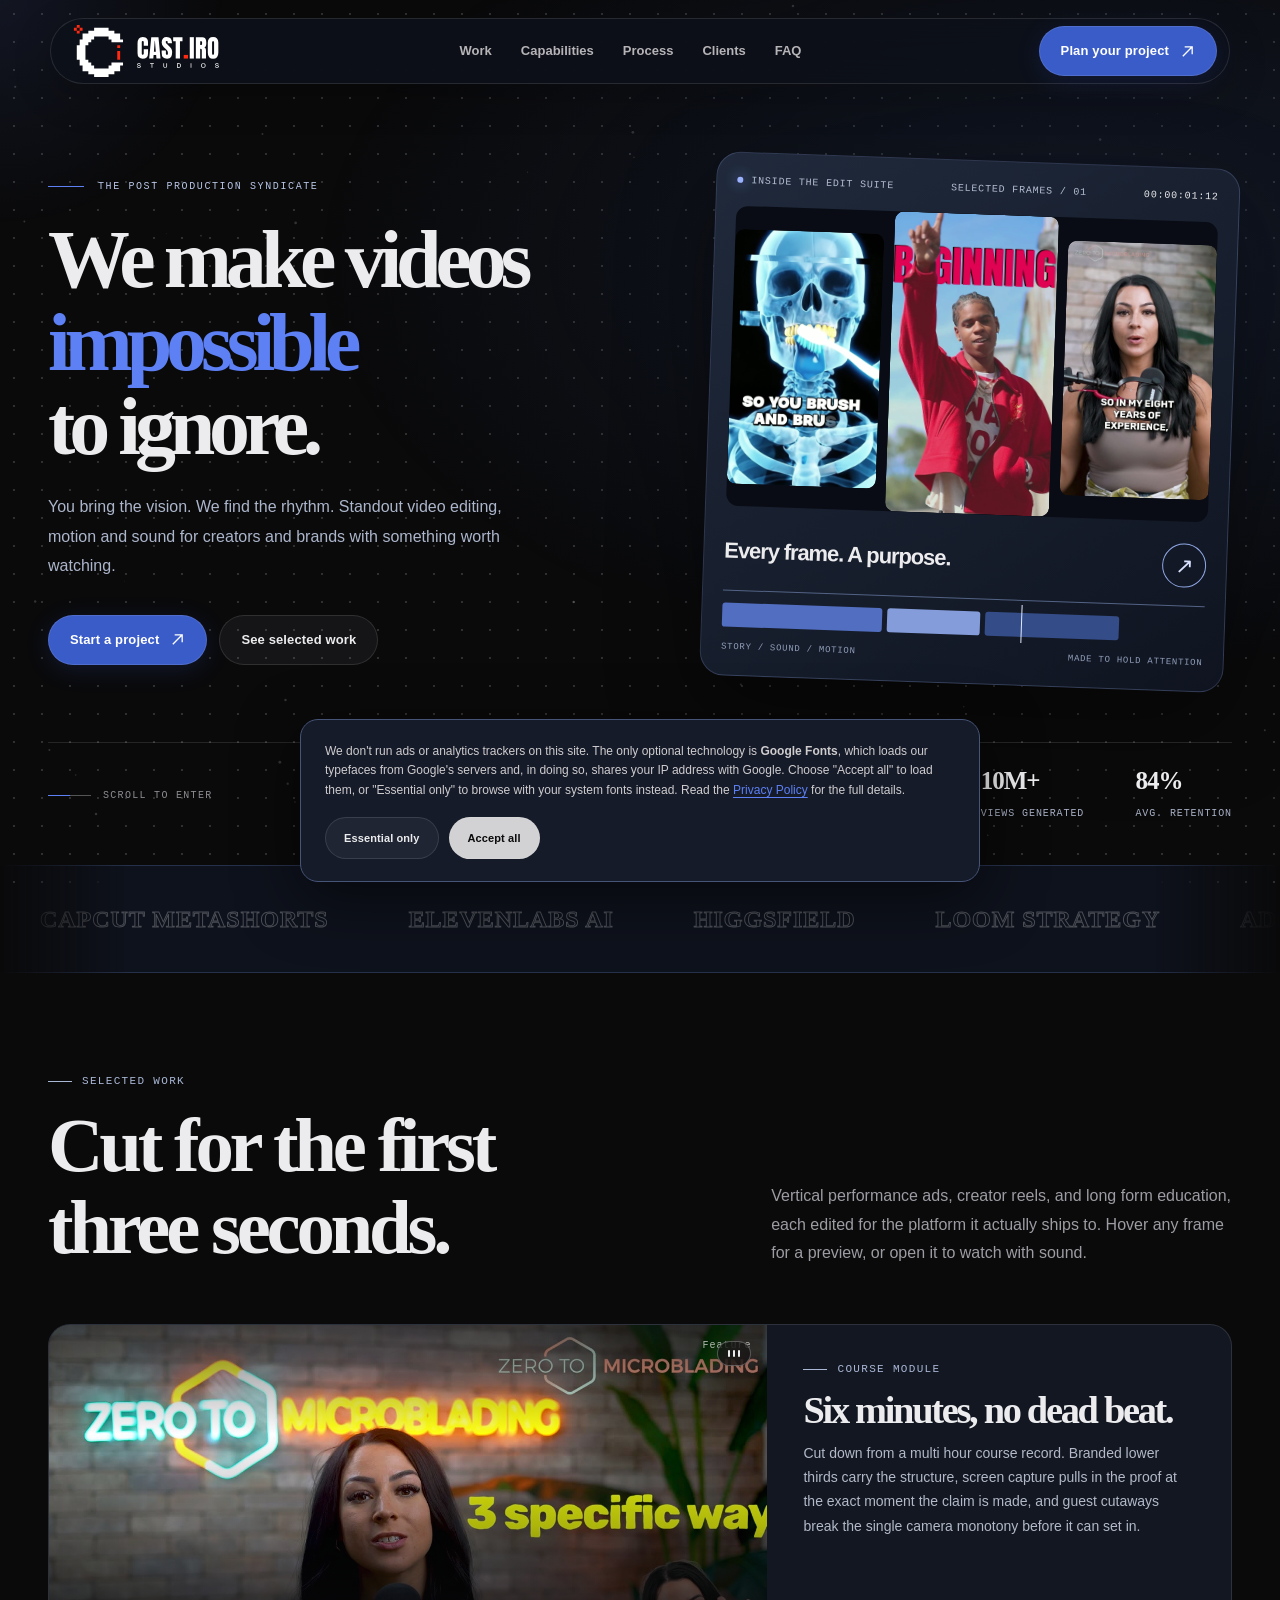
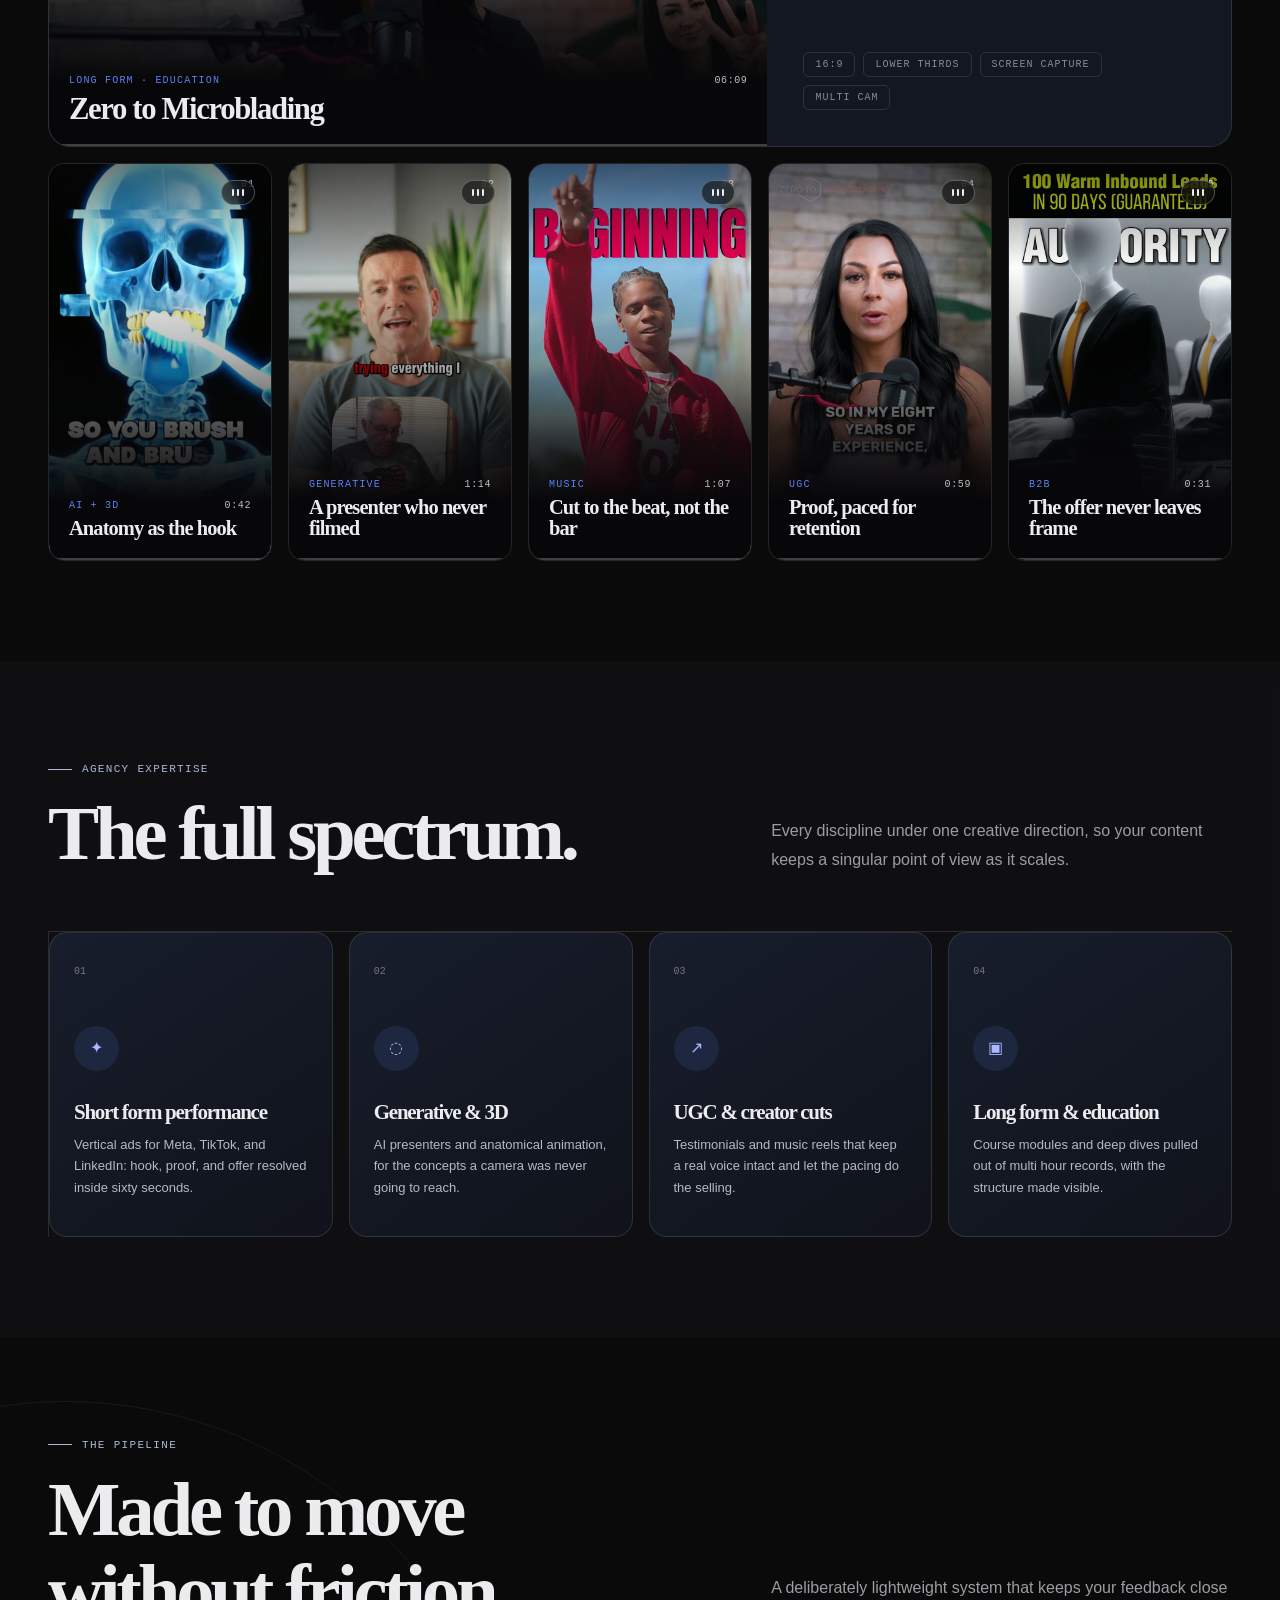
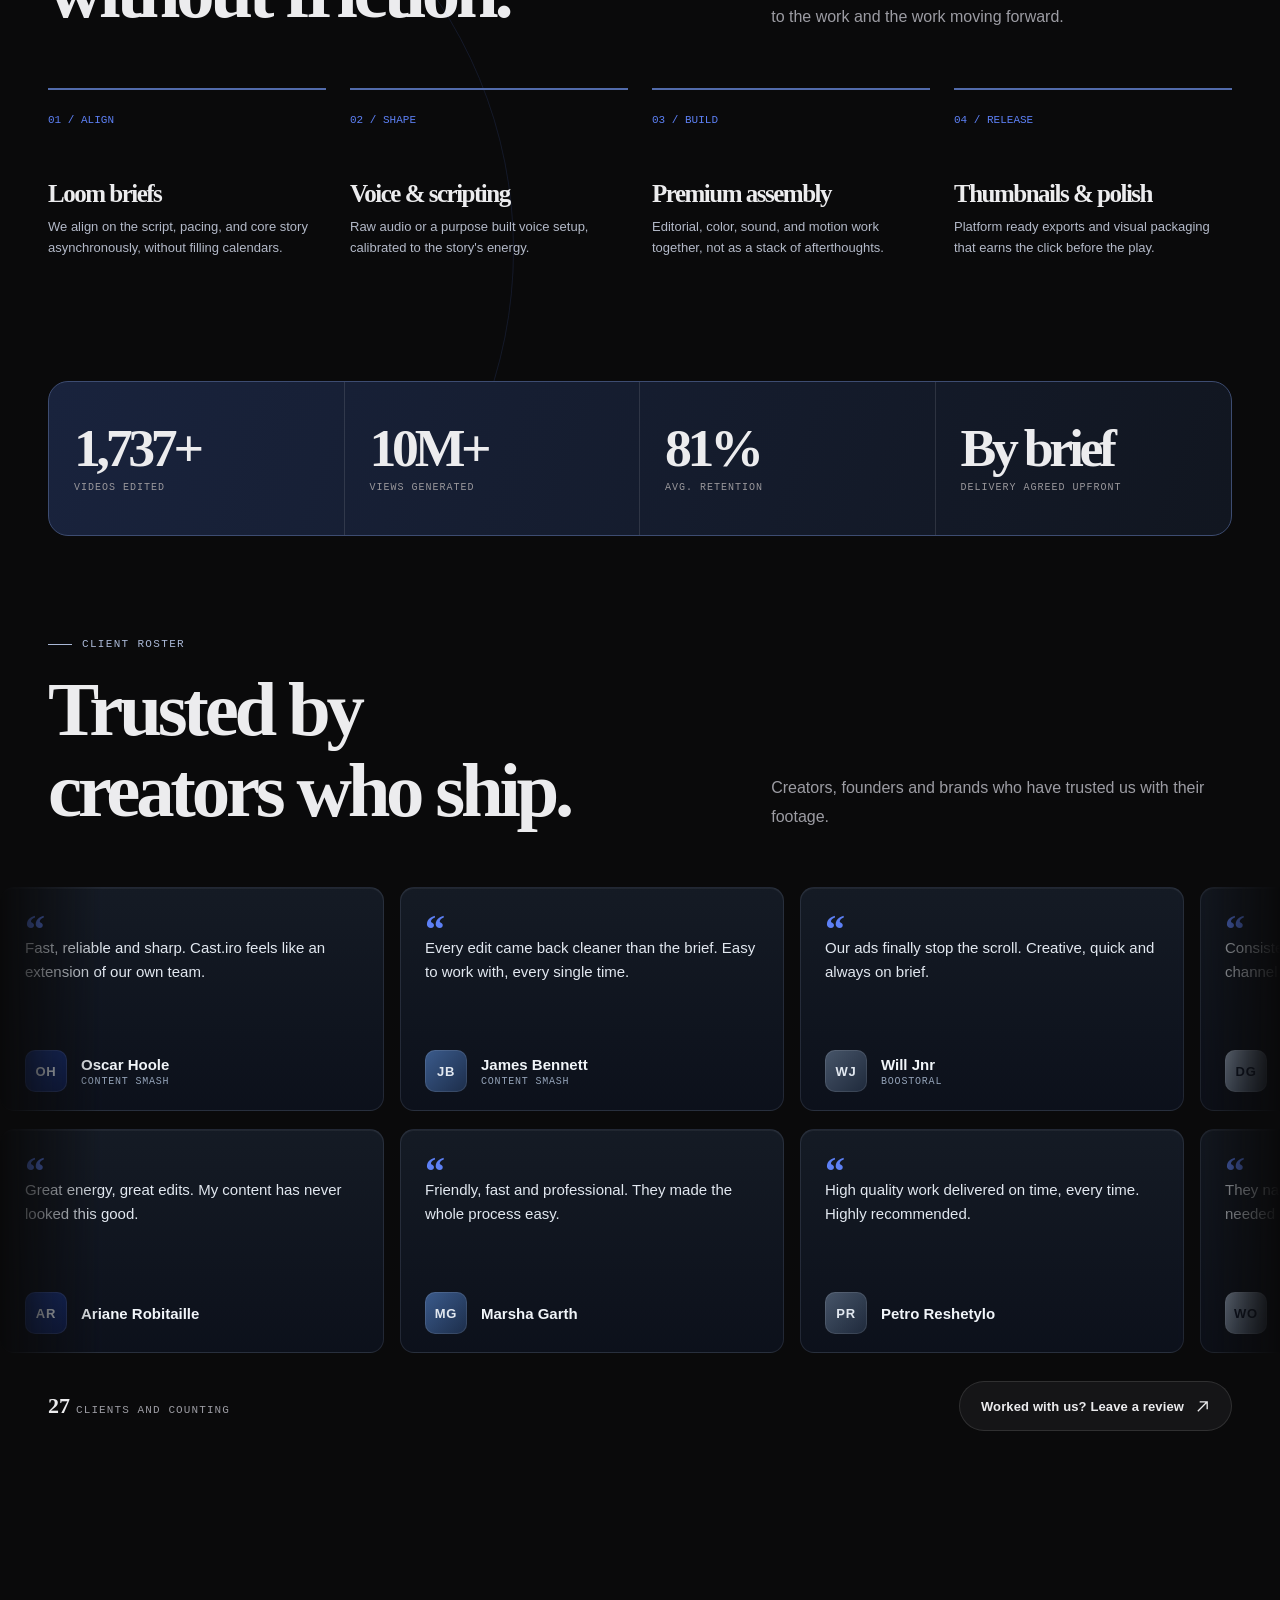
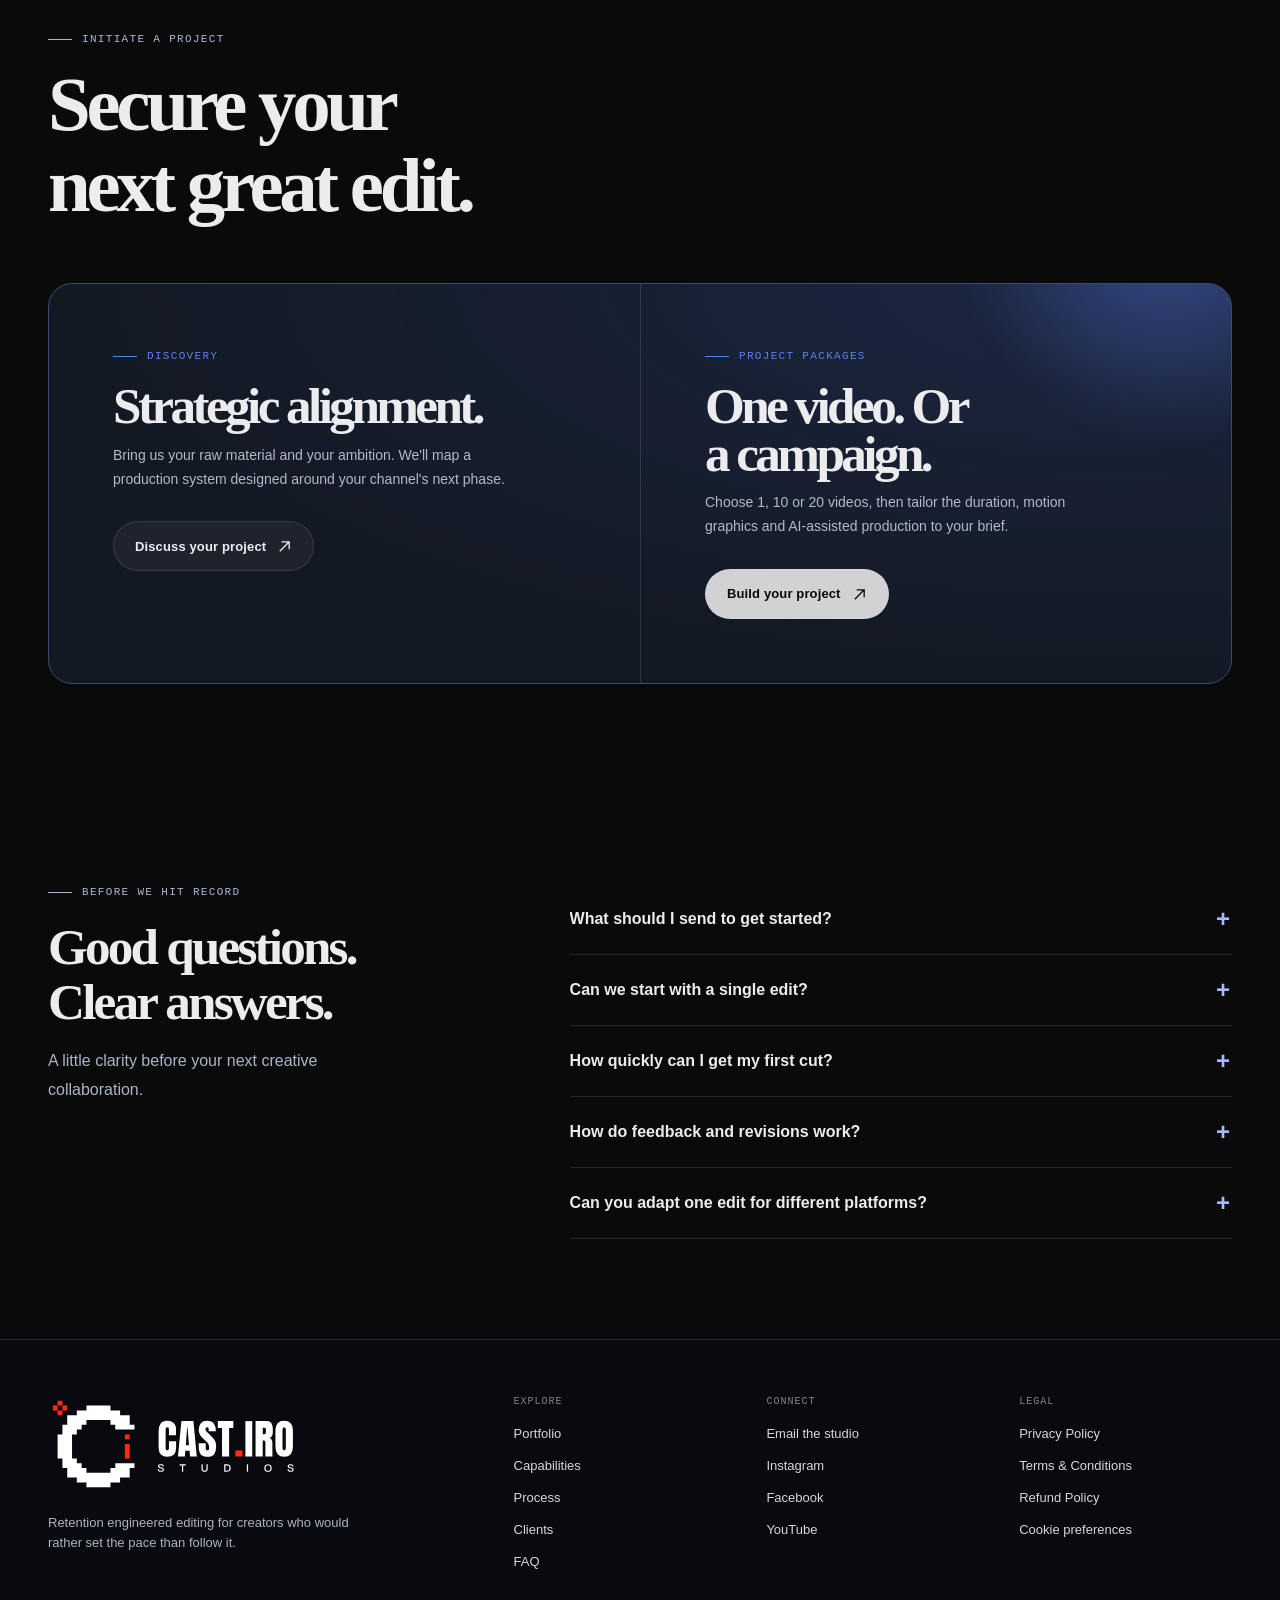
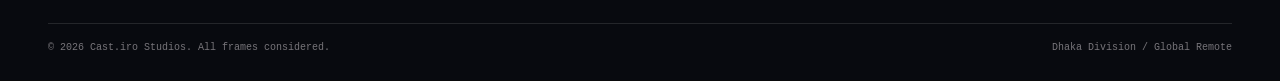
<file: index.html>
<!doctype html>
<html lang="en">
<head>
  <meta charset="utf-8">
  <meta name="viewport" content="width=device-width, initial-scale=1">
  <meta name="description" content="Cast.iro Studios: retention led video editing for creators and brands.">
  <meta name="theme-color" content="#0a0a0b">
  <link rel="icon" type="image/svg+xml" href="assets/castiro-favicon.svg">
  <link rel="icon" type="image/png" sizes="64x64" href="assets/castiro-favicon-64.png">
  <link rel="shortcut icon" href="assets/castiro-favicon.ico">
  <link rel="apple-touch-icon" sizes="180x180" href="assets/castiro-apple-touch-icon-180.png">
  <title>Cast.iro Studios | Video Editing, Cut With Intent</title>
<meta property="og:type" content="website">
<meta property="og:site_name" content="Cast.iro Studios">
<meta property="og:title" content="Cast.iro Studios | Video Editing, Cut With Intent">
<meta property="og:description" content="Cast.iro Studios: retention led video editing for creators and brands.">
<meta property="og:image" content="assets/work/creator-reel.jpg">
<meta name="twitter:card" content="summary_large_image">
<script type="application/ld+json">
{
  "@context": "https://schema.org",
  "@graph": [
    {"@type":"ProfessionalService","name":"Cast.iro Studios","email":"castirostudios@gmail.com","address":{"@type":"PostalAddress","addressRegion":"Dhaka Division","addressCountry":"BD"},"areaServed":"Worldwide"},
    {"@type":"FAQPage","mainEntity":[
      {"@type":"Question","name":"What should I send to get started?","acceptedAnswer":{"@type":"Answer","text":"Send a short outline of your project, your target platform, a reference you like, and your deadline. Include a link to your footage if it is ready. We will confirm the scope before work begins."}},
      {"@type":"Question","name":"Can we start with a single edit?","acceptedAnswer":{"@type":"Answer","text":"Yes. A single video starts at $10, 10 videos at $50, and 20 videos at $100. These are one-time project prices for standard editing. You can also select a free sample on our project pricing page."}},
      {"@type":"Question","name":"How quickly can I get my first cut?","acceptedAnswer":{"@type":"Answer","text":"We confirm timing after reviewing the number of videos, duration, required production and supplied assets. Tell us your deadline in the project brief."}},
      {"@type":"Question","name":"How do feedback and revisions work?","acceptedAnswer":{"@type":"Answer","text":"Share consolidated, timestamped feedback. Revision allowances and additional work are agreed in the project quote before editing begins."}},
      {"@type":"Question","name":"Can you adapt one edit for different platforms?","acceptedAnswer":{"@type":"Answer","text":"Yes. Tell us where each version will run and which aspect ratios you need. We can plan platform-specific cuts, captions and pacing in your project quote."}}
    ]}
  ]
}
</script>


  <!--
    Google Fonts is loaded from JavaScript further down the page, only
    after a visitor accepts "Accept all" in the cookie banner. Until
    then the fallback fonts defined in :root are used instead. This
    keeps the very first network request the browser makes free of any
    third-party (Google) contact, which is what the cookie banner
    promises. See the "COOKIE CONSENT" section of the script at the
    bottom of this file.
  -->

  <style>

    /* ==========================================================
       1. DESIGN TOKENS
       Every color, font, and easing curve used across the page
       is defined once here so the whole site can be restyled by
       editing this one block.
       ========================================================== */
    :root {
      /* Kinetic palette — a neutral void black and a charcoal panel,
         chalk-grey type, and a dot lattice running underneath it all, so
         the footage in the work grid is the warmest thing on the page. */
      --ink: #ececee;
      --muted: #9c9ca3;
      --canvas: #0a0a0b;
      --surface: #141416;
      --line: rgba(236, 236, 238, .12);

      /* One chromatic accent only: cobalt. --accent is the bright cut
         used for type and glows (5.5:1 on the canvas); --cobalt is the
         deeper fill behind white labels. Hierarchy below it is carried
         by a cool steel grey, not by a second hue. --chalk is the light
         panel from the palette, used for the secondary button. */
      --accent: #5d80f5;
      --accent-dim: #8b8b94;
      --accent-rgb: 93, 128, 245;
      --cobalt: #3a5cc8;
      --chalk: #d2d2d4;
      --dot-rgb: 236, 236, 238;

      --serif: "Syne", Georgia, serif;
      --sans: "Manrope", -apple-system, BlinkMacSystemFont, "Segoe UI", sans-serif;
      --mono: "DM Mono", "Consolas", monospace;
      --ease: cubic-bezier(.16, 1, .3, 1);
    }

    /* ==========================================================
       2. RESET & BASE ELEMENTS
       ========================================================== */
    * {
      box-sizing: border-box;
      margin: 0;
    }

    html {
      scroll-behavior: smooth;
      background: var(--canvas);
    }

    body {
      min-width: 320px;
      overflow-x: hidden;
      background: var(--canvas);
      color: var(--ink);
      font-family: var(--sans);
      line-height: 1.5;
      /* Makes body its own stacking context, so the z-index:-1 ambient
         layers below (dot grid, particles, spotlight) paint above the
         body background rather than underneath it. */
      isolation: isolate;
    }

    ::selection {
      background: var(--cobalt);
      color: #fff;
    }

    /* Kinetic dot grid, which replaces the old film grain: a fixed
       lattice the page scrolls across, the same dot field as the
       palette's charcoal panel. */
    body::before {
      content: "";
      position: fixed;
      inset: 0;
      z-index: -2;
      pointer-events: none;
      background-image: radial-gradient(circle, rgba(var(--dot-rgb), .17) 0 1px, transparent 1.6px);
      background-size: 28px 28px;
    }

    /* The kinetic half: a cobalt copy of the same lattice, shown only in
       a soft circle around the pointer. The script at the bottom moves
       it and offsets its background so the lit dots land exactly on the
       grey ones. Keep the 28px grid and 360px size in sync with it. */
    .kinetic-glow {
      position: fixed;
      z-index: -1;
      top: 0;
      left: 0;
      width: 360px;
      height: 360px;
      margin: -180px 0 0 -180px;
      pointer-events: none;
      opacity: 0;
      background-image: radial-gradient(circle, rgba(var(--accent-rgb), .95) 0 1.2px, transparent 1.8px);
      background-size: 28px 28px;
      -webkit-mask-image: radial-gradient(circle closest-side, #000 15%, transparent);
      mask-image: radial-gradient(circle closest-side, #000 15%, transparent);
      transition: opacity .4s;
    }

    .kinetic-glow.on {
      opacity: 1;
    }

    a {
      color: inherit;
      text-decoration: none;
    }

    button {
      color: inherit;
      font: inherit;
    }

    /* ==========================================================
       3. LAYOUT & TYPOGRAPHY UTILITIES
       Reused by nearly every section below.
       ========================================================== */
    .shell {
      width: min(1240px, calc(100% - 48px));
      margin: auto;
    }

    .eyebrow {
      display: flex;
      align-items: center;
      gap: 10px;
      color: var(--accent-dim);
      font: 500 11px/1 var(--mono);
      letter-spacing: .12em;
      text-transform: uppercase;
    }

    .eyebrow::before {
      content: "";
      width: 24px;
      height: 1px;
      background: currentColor;
    }

    .section {
      position: relative;
      padding: clamp(90px, 12vw, 170px) 0;
    }

    .section-head {
      display: grid;
      grid-template-columns: 1.2fr .8fr;
      gap: 32px;
      align-items: end;
      margin-bottom: 56px;
    }

    h1, h2, h3 {
      text-wrap: balance;
    }

    h2 {
      max-width: 760px;
      margin-top: 16px;
      font: 700 clamp(42px, 6vw, 82px) / .98 var(--serif);
      letter-spacing: -.065em;
    }

    .lead {
      max-width: 480px;
      color: var(--muted);
      font-size: 16px;
      line-height: 1.75;
    }

    /* ==========================================================
       4. PRELOADER
       ========================================================== */
    .loader {
      position: fixed;
      inset: 0;
      z-index: 100;
      display: grid;
      place-items: center;
      overflow: hidden;
      background: #070708;
      transition: clip-path .9s var(--ease);
    }

    .loader.done {
      clip-path: inset(0 0 100% 0);
      pointer-events: none;
    }

    .loader-inner {
      width: min(620px, 80vw);
    }

    .loader-brand {
      display: flex;
      justify-content: space-between;
      align-items: end;
      margin-bottom: 15px;
      font: 700 clamp(38px, 7vw, 72px) / .9 var(--serif);
      letter-spacing: -.08em;
    }

    .loader-brand small {
      color: var(--accent);
      font: 500 10px var(--mono);
      letter-spacing: .12em;
    }

    /* The studio logo. Starts faint and fills in to full strength as
       loading progresses; see the "PRELOADER" script for the JS side. */
    .loader-logo {
      display: block;
      width: auto;
      height: clamp(72px, 13vw, 132px);
      opacity: .25;
      transition: opacity .1s linear;
    }

    .loader-line {
      height: 1px;
      background: rgba(255, 255, 255, .18);
      overflow: hidden;
    }

    .loader-line span {
      display: block;
      width: 0;
      height: 100%;
      background: var(--accent);
      transition: width .24s linear;
    }

    .loader-status {
      display: flex;
      justify-content: space-between;
      margin-top: 12px;
      color: #8e8c91;
      font: 11px var(--mono);
      letter-spacing: .08em;
      text-transform: uppercase;
    }

    /* ==========================================================
       5. NAVIGATION
       ========================================================== */
    .nav {
      position: fixed;
      z-index: 15;
      top: 18px;
      left: 50%;
      width: min(1180px, calc(100% - 32px));
      transform: translateX(-50%);
      border: 1px solid transparent;
      border-radius: 999px;
      transition: background .35s, border-color .35s, box-shadow .35s, top .35s;
    }

    .nav.scrolled {
      top: 10px;
      background: rgba(12, 12, 14, .76);
      border-color: var(--line);
      box-shadow: 0 15px 45px rgba(0, 0, 0, .22);
      backdrop-filter: blur(18px);
    }

    .nav-inner {
      height: 64px;
      display: flex;
      align-items: center;
      justify-content: space-between;
      padding: 0 12px 0 20px;
    }

    /* The studio logo (assets/castiro-logo-horizontal-white.svg): the horizontal white
       cut on a transparent background, so it sits straight on the dark
       UI. The footer reuses it at a larger size. */
    .brand {
      display: inline-flex;
      align-items: center;
    }

    .brand img {
      display: block;
      width: auto;
      height: 58px;
      transition: opacity .25s;
    }

    .brand:hover img {
      opacity: .78;
    }

    footer .brand img {
      height: 96px;
    }

    .nav-links {
      display: flex;
      gap: 3px;
      list-style: none;
      padding: 0;
    }

    .nav-links a {
      display: block;
      padding: 8px 13px;
      border-radius: 999px;
      color: #b6b4b7;
      font-size: 12px;
      font-weight: 700;
      transition: .25s;
    }

    .nav-links a:hover {
      color: white;
      background: rgba(255, 255, 255, .08);
    }

    .menu {
      display: none;
      border: 0;
      background: transparent;
      cursor: pointer;
      padding: 10px;
    }

    .menu span {
      display: block;
      width: 21px;
      height: 1px;
      margin: 5px;
      background: #fff;
      transition: .25s;
    }

    .nav.open .menu span:first-child {
      transform: translateY(3px) rotate(45deg);
    }

    .nav.open .menu span:last-child {
      transform: translateY(-3px) rotate(-45deg);
    }

    .nav.open .nav-links {
      display: flex;
    }

    /* ==========================================================
       6. BUTTONS & CONTROLS
       ========================================================== */
    .button {
      /* The fill is the deeper --cobalt, not the bright --accent, so a
         white label clears 5.7:1 on it. */
      --button-bg: var(--cobalt);
      --button-fg: #fff;
      position: relative;
      display: inline-flex;
      align-items: center;
      justify-content: center;
      gap: 11px;
      min-height: 49px;
      padding: 0 21px;
      border: 1px solid rgba(236, 236, 238, .12);
      border-radius: 999px;
      overflow: hidden;
      background: var(--button-bg);
      color: var(--button-fg);
      font-size: 12px;
      font-weight: 800;
      letter-spacing: .01em;
      isolation: isolate;
      cursor: pointer;
      transition: transform .3s var(--ease), border-color .3s, background .3s;
    }

    .button::before {
      content: "";
      position: absolute;
      inset: 0;
      z-index: -1;
      background: linear-gradient(110deg, transparent 30%, rgba(255, 255, 255, .32) 49%, transparent 58%);
      transform: translateX(-110%);
      transition: transform .65s var(--ease);
    }

    .button:hover::before {
      transform: translateX(110%);
    }

    .button:hover {
      border-color: rgba(236, 236, 238, .4);
    }

    .button:focus-visible {
      outline: 2px solid var(--accent);
      outline-offset: 3px;
    }

    .button svg {
      width: 15px;
      transition: transform .25s;
    }

    .button:hover svg {
      transform: translate(3px, -3px);
    }

    .button.ghost {
      --button-bg: rgba(236, 236, 238, .05);
      --button-fg: var(--ink);
    }

    /* Secondary emphasis is a chalk fill, not a second accent hue. */
    .button.solid {
      --button-bg: var(--chalk);
      --button-fg: var(--canvas);
    }

    /* ==========================================================
       7. HERO
       ========================================================== */
    .hero {
      position: relative;
      display: grid;
      align-items: end;
      min-height: 100svh;
      padding: clamp(120px, 15vh, 155px) 0 54px;
      overflow: hidden;
    }

    .hero::after {
      content: "";
      position: absolute;
      z-index: 0;
      inset: auto 0 0;
      height: 220px;
      background: linear-gradient(transparent, var(--canvas));
      pointer-events: none;
    }

    .hero-grid {
      position: relative;
      z-index: 1;
      display: grid;
      grid-template-columns: 1.3fr .7fr;
      gap: 30px;
      align-items: end;
    }

    .hero-copy {
      max-width: 860px;
    }

    /* The studio's tagline: the headline typeface at label size, with a
       slow cobalt shine sweeping through the chalk text so it stands out
       from the smaller mono labels used everywhere else. */
    .hero-kicker {
      flex-wrap: wrap;
      gap: 14px;
      font: 700 clamp(13px, 1.3vw, 16px) / 1.2 var(--serif);
      letter-spacing: .2em;
    }

    .hero-kicker::before {
      width: 36px;
      background: var(--accent);
    }

    .hero-kicker span {
      background: linear-gradient(100deg, var(--ink) 35%, var(--accent) 50%, var(--ink) 65%) 0 0 / 250% 100%;
      -webkit-background-clip: text;
      background-clip: text;
      -webkit-text-fill-color: transparent;
      color: transparent;
      animation: kicker-shine 5s ease-in-out infinite;
    }

    @keyframes kicker-shine {
      0%   { background-position: 100% 0; }
      60%, 100% { background-position: 0 0; }
    }

    .hero h1 {
      margin: 22px 0 24px;
      /* Capped by viewport height too, so the longer intro paragraph
         below still fits on the first screen of a short laptop display. */
      font: 700 clamp(58px, min(9vw, 15.5vh), 140px) / .83 var(--serif);
      letter-spacing: -.09em;
    }

    .hero h1 .word {
      display: inline-block;
      transform: translateY(112%);
      opacity: 0;
      transition: transform 1s var(--ease), opacity .8s var(--ease);
    }

    body.ready .hero h1 .word {
      transform: none;
      opacity: 1;
    }

    .hero h1 .accent {
      color: var(--accent);
    }

    .hero h1 .line {
      display: block;
      overflow: hidden;
    }

    .hero-description {
      max-width: 660px;
      color: #b2b0b2;
      font-size: clamp(15px, 1.4vw, 17px);
      line-height: 1.7;
    }

    .hero-actions {
      display: flex;
      flex-wrap: wrap;
      gap: 12px;
      margin-top: 34px;
    }

    .hero-foot {
      position: relative;
      z-index: 1;
      display: flex;
      justify-content: space-between;
      align-items: end;
      gap: 18px;
      margin-top: clamp(36px, 8vh, 80px);
    }

    .scroll-cue {
      display: flex;
      align-items: center;
      gap: 12px;
      color: #8e8c91;
      font: 10px var(--mono);
      letter-spacing: .13em;
      text-transform: uppercase;
    }

    .scroll-cue span {
      display: block;
      width: 43px;
      height: 1px;
      overflow: hidden;
      background: #555;
    }

    .scroll-cue span::after {
      content: "";
      display: block;
      width: 50%;
      height: 100%;
      background: var(--accent);
      animation: scan 1.6s infinite;
    }

    .hero-stats {
      display: flex;
      gap: clamp(17px, 4vw, 54px);
    }

    .hero-stat b {
      display: block;
      font: 700 clamp(19px, 2vw, 28px) / 1 var(--serif);
      letter-spacing: -.07em;
    }

    .hero-stat small {
      color: #89878a;
      font: 10px var(--mono);
      letter-spacing: .09em;
      text-transform: uppercase;
    }

    @keyframes scan {
      to { transform: translateX(90px); }
    }

    /* ==========================================================
       8. TOOLS MARQUEE
       ========================================================== */
    /* A continuous ribbon of large outlined words. The track holds the
       word list four times and slides exactly half its width per loop,
       so the second half lands where the first began with no seam.
       Each half is wider than even a very wide screen, so no gap ever
       opens at the right edge. Only the first copy is read aloud. The edges fade out through a mask, so
       the dot grid behind stays visible right to the border. */
    .marquee {
      overflow: hidden;
      padding: 40px 0;
      border-block: 1px solid var(--line);
      -webkit-mask-image: linear-gradient(90deg, transparent, #000 clamp(40px, 10vw, 150px), #000 calc(100% - clamp(40px, 10vw, 150px)), transparent);
      mask-image: linear-gradient(90deg, transparent, #000 clamp(40px, 10vw, 150px), #000 calc(100% - clamp(40px, 10vw, 150px)), transparent);
    }

    .marquee-track {
      display: flex;
      width: max-content;
      animation: marquee 30s linear infinite;
    }

    .marquee span {
      margin: 0 40px;
      color: transparent;
      -webkit-text-stroke: 1px rgba(var(--dot-rgb), .28);
      font: 700 24px/1.1 var(--serif);
      letter-spacing: .04em;
      text-transform: uppercase;
      white-space: nowrap;
    }

    @keyframes marquee {
      to { transform: translateX(-50%); }
    }

    /* ==========================================================
       9. SELECTED WORK
       Every tile carries three assets at three different costs:
         · a poster JPG  (~70KB) — ships with the page
         · an 8s silent loop (~250KB) — src is attached by JS only
           when the tile is hovered or scrolled into view
         · the full cut with audio (6–36MB) — only ever requested
           when someone actually opens the tile in the lightbox
       That is why the markup below has a <video> with no src: the
       poster <img> underneath is what renders until JS promotes it.
       ========================================================== */
    .work-feature {
      display: grid;
      grid-template-columns: 1.55fr 1fr;
      /* The media column has no in-flow content (poster and video are
         both absolute), so the row height comes from the copy panel.
         This floor stops the 16:9 frame collapsing on wide screens. */
      min-height: clamp(360px, 33vw, 440px);
      margin-bottom: 16px;
      overflow: hidden;
      border: 1px solid var(--line);
      border-radius: 18px;
      background: var(--surface);
    }

    .reel-grid {
      display: grid;
      grid-template-columns: repeat(5, 1fr);
      gap: 16px;
    }

    /* Shared tile shell. It is a <button> so the lightbox is reachable
       by keyboard, which a div with a click handler would not be. */
    .tile {
      position: relative;
      display: block;
      width: 100%;
      height: 100%;
      padding: 0;
      overflow: hidden;
      border: 0;
      background: #111113;
      color: inherit;
      font: inherit;
      text-align: left;
      cursor: pointer;
      isolation: isolate;
    }

    /* The wrapper owns the shape and the lift; the button inside just
       fills it. Keeping the transform off the button means the focus
       ring is never clipped by the wrapper's overflow. */
    .reel {
      position: relative;
      aspect-ratio: 9 / 16;
      overflow: hidden;
      border: 1px solid var(--line);
      border-radius: 16px;
      transition: translate .55s var(--ease), border-color .4s;
    }

    /* The lift uses `translate`, not `transform`: these tiles also carry
       .reveal, whose .visible rule sets `transform: none` further down
       the sheet at equal specificity and would otherwise cancel it. */
    .reel:hover {
      translate: 0 -6px;
      border-color: rgba(236, 236, 238, .35);
    }

    .tile:focus-visible {
      outline: 2px solid var(--accent);
      outline-offset: 3px;
    }

    .tile-poster,
    .tile-loop {
      position: absolute;
      inset: 0;
      width: 100%;
      height: 100%;
      object-fit: cover;
      transition: transform .8s var(--ease);
    }

    /* A slow push-in on the frame itself, so the tile reacts even
       before the preview has finished loading. */
    .tile:hover .tile-poster,
    .tile:hover .tile-loop {
      transform: scale(1.05);
    }

    .tile-loop {
      opacity: 0;
      transition: opacity .45s var(--ease), transform .8s var(--ease);
    }

    /* Set by JS once the loop has actually started painting frames, so
       the poster is never swapped for a blank video element. */
    .tile.is-playing .tile-loop {
      opacity: 1;
    }

    /* Weighted hard toward the bottom on purpose: this footage carries
       its own burned-in captions, so the tile's own label only stays
       legible if the base of the frame is nearly solid. */
    .tile-scrim {
      position: absolute;
      inset: 0;
      z-index: 2;
      background:
        linear-gradient(180deg,
          rgba(7, 7, 9, .55) 0%,
          rgba(7, 7, 9, 0) 26%,
          rgba(7, 7, 9, .30) 48%,
          rgba(7, 7, 9, .80) 70%,
          rgba(7, 7, 9, 1) 85%,
          rgba(7, 7, 9, 1) 100%);
    }

    .tile-meta {
      position: absolute;
      z-index: 3;
      inset: auto 0 0;
      padding: 20px;
    }

    /* Kicker and runtime share one baseline row, so the runtime can
       never collide with a title that wraps to two lines. */
    .tile-kicker-row {
      display: flex;
      align-items: baseline;
      justify-content: space-between;
      gap: 10px;
      margin-bottom: 7px;
    }

    .tile-meta small {
      color: var(--accent);
      font: 10px var(--mono);
      letter-spacing: .12em;
      text-transform: uppercase;
    }

    /* A <span>, not an <h3> — the tile is a <button>, which may only
       contain phrasing content. The button's aria-label carries the
       full description for assistive tech. */
    .tile-title {
      display: block;
      font: 700 clamp(17px, 1.6vw, 23px) / 1.05 var(--serif);
      letter-spacing: -.045em;
    }

    .feature-media .tile-title {
      font-size: clamp(22px, 2.4vw, 34px);
    }

    .tile-index {
      position: absolute;
      z-index: 3;
      top: 15px;
      right: 16px;
      color: rgba(236, 236, 238, .75);
      font: 10px var(--mono);
      letter-spacing: .1em;
    }

    .tile-play {
      position: absolute;
      z-index: 3;
      top: 13px;
      left: 13px;
      display: grid;
      place-items: center;
      width: 36px;
      height: 36px;
      border: 1px solid rgba(236, 236, 238, .28);
      border-radius: 50%;
      background: rgba(7, 7, 9, .45);
      backdrop-filter: blur(9px);
      opacity: 0;
      transform: translateY(6px);
      transition: .35s var(--ease);
    }

    .tile-play::before {
      content: "";
      margin-left: 3px;
      border-top: 6px solid transparent;
      border-bottom: 6px solid transparent;
      border-left: 10px solid var(--ink);
    }

    .tile:hover .tile-play,
    .tile:focus-visible .tile-play {
      opacity: 1;
      transform: none;
    }

    /* Runtime sits opposite the kicker, so the length is legible before
       anyone commits to opening the full cut. */
    .tile-dur {
      flex: none;
      color: rgba(236, 236, 238, .8);
      font: 10px var(--mono);
      letter-spacing: .06em;
    }

    /* Right-hand copy panel of the feature tile */
    .feature-copy {
      display: flex;
      flex-direction: column;
      justify-content: space-between;
      gap: 24px;
      padding: clamp(24px, 3vw, 40px);
    }

    .feature-copy h3 {
      margin: 14px 0 12px;
      font: 700 clamp(26px, 3vw, 40px) / .98 var(--serif);
      letter-spacing: -.06em;
    }

    .feature-copy p {
      color: var(--muted);
      font-size: 14px;
      line-height: 1.72;
    }

    .feature-specs {
      display: flex;
      flex-wrap: wrap;
      gap: 8px;
      margin: 0;
      padding: 0;
      list-style: none;
    }

    .feature-specs li {
      padding: 6px 11px;
      border: 1px solid var(--line);
      border-radius: 999px;
      color: var(--accent-dim);
      font: 10px var(--mono);
      letter-spacing: .1em;
      text-transform: uppercase;
    }

    /* ----------------------------------------------------------
       LIGHTBOX
       One shared player. Its src is set on open and cleared on
       close, so a 36MB long-form cut is never left resident after
       the visitor has moved on.
       ---------------------------------------------------------- */
    /* The [hidden] rule must come with this one. `display: grid` below
       is an author declaration and so beats the UA stylesheet's
       [hidden] { display: none } — without this, the closed lightbox
       stays a full-viewport, pointer-catching overlay at z-index 95
       and nothing else on the page can be clicked or hovered. */
    .lightbox[hidden] {
      display: none;
    }

    .lightbox {
      position: fixed;
      z-index: 95;
      inset: 0;
      display: grid;
      place-items: center;
      padding: clamp(16px, 4vw, 48px);
      background: rgba(5, 5, 7, .9);
      backdrop-filter: blur(14px);
      opacity: 0;
      transition: opacity .3s var(--ease);
    }

    .lightbox.visible {
      opacity: 1;
    }

    .lightbox-inner {
      position: relative;
      display: flex;
      flex-direction: column;
      gap: 14px;
      margin: 0;
      max-width: 100%;
    }

    /* preload="none" means the element has no intrinsic size until
       metadata arrives, so without an explicit aspect-ratio it falls
       back to the default 300x150 and a vertical cut renders as a
       squashed landscape box. Portrait is the common case here, so the
       player is driven from its height. */
    .lightbox video {
      display: block;
      width: auto;
      height: 76vh;
      max-width: 100%;
      max-height: 76vh;
      aspect-ratio: 9 / 16;
      border-radius: 12px;
      background: #000;
    }

    .lightbox video.is-landscape {
      width: min(100%, 128vh);
      height: auto;
      max-height: 72vh;
      aspect-ratio: 16 / 9;
    }

    .lightbox figcaption {
      display: flex;
      flex-wrap: wrap;
      gap: 6px 14px;
      align-items: baseline;
      color: var(--muted);
      font-size: 13px;
    }

    .lightbox figcaption b {
      color: var(--ink);
      font: 700 15px var(--serif);
      letter-spacing: -.02em;
    }

    .lightbox figcaption span {
      color: var(--accent-dim);
      font: 10px var(--mono);
      letter-spacing: .1em;
      text-transform: uppercase;
    }

    .lightbox-close {
      position: absolute;
      top: -46px;
      right: 0;
      display: grid;
      place-items: center;
      width: 36px;
      height: 36px;
      border: 1px solid var(--line);
      border-radius: 50%;
      background: rgba(236, 236, 238, .06);
      color: var(--ink);
      font-size: 18px;
      line-height: 1;
      cursor: pointer;
      transition: background .25s;
    }

    .lightbox-close:hover {
      background: rgba(236, 236, 238, .16);
    }

    .lightbox-close:focus-visible {
      outline: 2px solid var(--accent);
      outline-offset: 3px;
    }

    /* ==========================================================
       10. SERVICES / WORKFLOW
       ========================================================== */
    /* Translucent, so the dot grid reads through it dimmed, like the
       palette's charcoal panel sitting on the void. */
    .services {
      background: rgba(20, 20, 23, .62);
    }

    .service-grid {
      display: grid;
      grid-template-columns: repeat(4, 1fr);
      border-top: 1px solid var(--line);
      border-left: 1px solid var(--line);
    }

    .service {
      position: relative;
      min-height: 305px;
      padding: 24px;
      overflow: hidden;
      border-right: 1px solid var(--line);
      border-bottom: 1px solid var(--line);
      transition: background .4s;
    }

    .service:hover {
      background: #17171b;
    }

    .service-number {
      color: #77757a;
      font: 10px var(--mono);
    }

    .service-icon {
      display: grid;
      place-items: center;
      width: 45px;
      height: 45px;
      margin: 45px 0 30px;
      border-radius: 50%;
      background: rgba(var(--accent-rgb), .12);
      color: var(--accent);
    }

    .service-icon svg {
      width: 22px;
    }

    .service h3 {
      font: 700 21px/1.05 var(--serif);
      letter-spacing: -.06em;
    }

    .service p {
      margin-top: 11px;
      color: var(--muted);
      font-size: 13px;
      line-height: 1.65;
    }

    .process {
      overflow: hidden;
    }

    .process::before {
      content: "";
      position: absolute;
      width: 70vw;
      height: 70vw;
      top: 10%;
      left: -30%;
      border: 1px solid rgba(var(--accent-rgb), .13);
      border-radius: 50%;
    }

    .process-grid {
      position: relative;
      display: grid;
      grid-template-columns: repeat(4, 1fr);
      gap: 16px;
    }

    .step {
      padding: 22px 0;
      border-top: 1px solid var(--line);
    }

    .step b {
      display: block;
      color: var(--accent);
      font: 500 11px var(--mono);
    }

    .step h3 {
      margin: 55px 0 10px;
      font: 700 25px/1 var(--serif);
      letter-spacing: -.06em;
    }

    .step p {
      color: var(--muted);
      font-size: 13px;
      line-height: 1.65;
    }

    .metrics {
      display: grid;
      grid-template-columns: repeat(4, 1fr);
      border-block: 1px solid var(--line);
    }

    .metric {
      padding: 42px 25px;
      border-right: 1px solid var(--line);
    }

    .metric:last-child {
      border: 0;
    }

    .metric b {
      display: block;
      font: 700 clamp(32px, 4.2vw, 60px) / .9 var(--serif);
      letter-spacing: -.08em;
    }

    .metric small {
      display: block;
      margin-top: 10px;
      color: #99979b;
      font: 10px var(--mono);
      letter-spacing: .1em;
      text-transform: uppercase;
    }

    /* ==========================================================
       11. BOOKING PANEL
       ========================================================== */
    .booking-panel {
      position: relative;
      display: grid;
      grid-template-columns: 1fr 1fr;
      overflow: hidden;
      border: 1px solid var(--line);
      border-radius: 22px;
      background:
        radial-gradient(circle, rgba(var(--dot-rgb), .08) 0 1px, transparent 1.6px) 0 0 / 22px 22px,
        linear-gradient(110deg, #151519, #0e0e10);
    }

    .booking-panel::before {
      content: "";
      position: absolute;
      width: 500px;
      height: 500px;
      right: -190px;
      top: -310px;
      border-radius: 50%;
      background: radial-gradient(circle, rgba(var(--accent-rgb), .42), transparent 62%);
      filter: blur(10px);
    }

    .booking-option {
      position: relative;
      padding: clamp(30px, 5vw, 64px);
    }

    .booking-option + .booking-option {
      border-left: 1px solid var(--line);
    }

    .booking-option .eyebrow {
      color: var(--accent);
    }

    .booking-option h3 {
      margin: 18px 0 14px;
      font: 700 clamp(30px, 4vw, 52px) / .93 var(--serif);
      letter-spacing: -.07em;
    }

    .booking-option p {
      max-width: 410px;
      margin-bottom: 30px;
      color: var(--muted);
      font-size: 14px;
      line-height: 1.7;
    }

    /* ==========================================================
       11a. CLIENT WALL
       Two drifting rows of client cards: the top row travels left to
       right, the bottom row right to left. A card grows wider when it
       carries the client's approved quote. Like the tools marquee, each track holds its list twice and
       slides half its width per loop; only the first copy is read
       aloud. Hovering a row pauses it. The palette stays corporate:
       navy, steel, slate and silver around the cobalt accent.
       ========================================================== */
    .client-wall {
      display: grid;
      gap: 18px;
      -webkit-mask-image: linear-gradient(90deg, transparent, #000 clamp(30px, 8vw, 120px), #000 calc(100% - clamp(30px, 8vw, 120px)), transparent);
      mask-image: linear-gradient(90deg, transparent, #000 clamp(30px, 8vw, 120px), #000 calc(100% - clamp(30px, 8vw, 120px)), transparent);
    }

    .client-row {
      overflow: hidden;
    }

    .client-track {
      display: flex;
      width: max-content;
      animation: marquee 80s linear infinite;
    }

    /* The marquee keyframes slide content leftward, so the top row
       runs them in reverse to travel left to right. */
    .client-row.to-right .client-track {
      animation-direction: reverse;
    }

    .client-row:hover .client-track {
      animation-play-state: paused;
    }

    .client-list {
      display: flex;
      align-items: stretch;
      gap: 16px;
      margin: 0;
      padding: 0 16px 0 0;
      list-style: none;
    }

    .client-chip {
      display: flex;
      flex-direction: column;
      justify-content: center;
      gap: 16px;
      padding: 11px 26px 11px 11px;
      border: 1px solid rgba(148, 163, 184, .16);
      border-radius: 14px;
      background: linear-gradient(180deg, rgba(30, 41, 59, .55), rgba(15, 23, 42, .55));
      box-shadow: inset 0 1px 0 rgba(255, 255, 255, .05);
      white-space: nowrap;
      transition: border-color .3s, background .3s, transform .3s;
    }

    .client-who {
      display: flex;
      align-items: center;
      gap: 14px;
    }

    /* A card with an approved quote: wider, quote first, name below. */
    .client-chip.has-quote {
      flex-shrink: 0;
      justify-content: space-between;
      width: clamp(300px, 30vw, 400px);
      min-height: 224px;
      padding: 22px 24px 18px;
      white-space: normal;
    }

    .client-chip.has-quote .client-who > span:last-child {
      min-width: 0;
      overflow-wrap: anywhere;
    }

    .client-chip blockquote {
      margin: 0;
      color: #e2e8f0;
      font: 500 15px/1.6 var(--sans);
    }

    .client-chip blockquote::before {
      content: "\201C";
      display: block;
      height: 26px;
      color: var(--accent);
      font: 700 40px/1 var(--serif);
    }

    .client-chip:hover {
      transform: translateY(-3px);
      border-color: rgba(var(--accent-rgb), .6);
      background: linear-gradient(180deg, rgba(37, 56, 102, .6), rgba(15, 23, 42, .6));
    }

    .client-avatar {
      display: grid;
      place-items: center;
      flex-shrink: 0;
      width: 42px;
      height: 42px;
      border-radius: 10px;
      color: #e2e8f0;
      font: 600 13px var(--sans);
      letter-spacing: .06em;
      background: linear-gradient(135deg, #1e3a8a, #0f1d4a);
      box-shadow: inset 0 0 0 1px rgba(255, 255, 255, .1);
    }

    /* Navy, steel, slate and silver in rotation. */
    .client-chip:nth-child(4n+2) .client-avatar { background: linear-gradient(135deg, #3b5b8c, #1c2d4a); }
    .client-chip:nth-child(4n+3) .client-avatar { background: linear-gradient(135deg, #475569, #1e293b); }
    .client-chip:nth-child(4n+4) .client-avatar { background: linear-gradient(135deg, #94a3b8, #475569); color: #0f172a; }

    .client-chip b {
      display: block;
      color: #f1f5f9;
      font: 600 15px var(--sans);
    }

    .client-chip small {
      display: block;
      margin-top: 3px;
      color: #94a3b8;
      font: 10px var(--mono);
      letter-spacing: .08em;
      text-transform: uppercase;
    }

    .client-count {
      color: var(--muted);
      font: 11px var(--mono);
      letter-spacing: .1em;
      text-transform: uppercase;
    }

    .client-count b {
      margin-right: 6px;
      color: var(--ink);
      font: 700 22px var(--serif);
      letter-spacing: 0;
    }

    @media (prefers-reduced-motion: reduce) {
      .client-wall { -webkit-mask-image: none; mask-image: none; }
      .client-track { width: auto; animation: none !important; }
      .client-list { flex-wrap: wrap; justify-content: center; row-gap: 12px; }
      .client-list[aria-hidden="true"] { display: none; }
    }

    @media (max-width: 640px) {
      .client-wall { gap: 14px; }
      .client-chip { padding: 9px 20px 9px 9px; }
      .client-who { gap: 11px; }
      .client-avatar { width: 36px; height: 36px; font-size: 12px; }
      .client-chip b { font-size: 14px; }
      .client-chip.has-quote { width: 78vw; padding: 18px 18px 14px; }
    }

    /* ==========================================================
       11b. CLIENT REVIEWS
       A swipeable row of review cards (scroll-snap, so touch and
       trackpads work natively); the arrow buttons just scroll it.
       ========================================================== */
    .reviews-track {
      display: grid;
      grid-auto-flow: column;
      grid-auto-columns: calc((100% - 2 * 18px) / 3);
      gap: 18px;
      overflow-x: auto;
      scroll-snap-type: x mandatory;
      scroll-behavior: smooth;
      scrollbar-width: none;
      padding-bottom: 4px;
    }

    .reviews-track::-webkit-scrollbar {
      display: none;
    }

    .review-card {
      display: flex;
      flex-direction: column;
      gap: 22px;
      min-height: 280px;
      padding: 30px;
      scroll-snap-align: start;
      border: 1px solid var(--line);
      border-radius: 20px;
      background: linear-gradient(160deg, #16161a, #0f0f12);
    }

    .review-card blockquote {
      flex: 1;
      margin: 0;
      color: var(--ink);
      font-size: 15px;
      line-height: 1.75;
    }

    .review-card blockquote::before {
      content: "\201C";
      display: block;
      height: 34px;
      color: var(--accent);
      font: 700 54px/1 var(--serif);
    }

    .review-card figcaption {
      display: flex;
      align-items: center;
      gap: 14px;
      padding-top: 20px;
      border-top: 1px solid var(--line);
    }

    .review-avatar {
      display: grid;
      place-items: center;
      flex-shrink: 0;
      width: 42px;
      height: 42px;
      border-radius: 50%;
      background: rgba(var(--accent-rgb), .16);
      color: var(--accent);
      font: 700 15px var(--serif);
    }

    .review-card cite {
      display: block;
      font: 700 15px var(--sans);
      font-style: normal;
    }

    .review-card small {
      color: var(--muted);
      font: 10px var(--mono);
      letter-spacing: .08em;
      text-transform: uppercase;
    }

    .reviews-foot {
      display: flex;
      flex-wrap: wrap;
      align-items: center;
      justify-content: space-between;
      gap: 18px;
      margin-top: 28px;
    }

    .reviews-nav {
      display: flex;
      gap: 10px;
    }

    .reviews-nav button {
      display: grid;
      place-items: center;
      width: 48px;
      height: 48px;
      border: 1px solid var(--line);
      border-radius: 50%;
      background: rgba(236, 236, 238, .04);
      color: var(--ink);
      cursor: pointer;
      transition: border-color .25s, background .25s;
    }

    .reviews-nav button:hover {
      border-color: var(--accent);
      background: rgba(var(--accent-rgb), .12);
    }

    .reviews-nav svg {
      width: 16px;
      height: 16px;
    }

    @media (max-width: 1024px) {
      .reviews-track { grid-auto-columns: calc((100% - 18px) / 2); }
    }

    @media (max-width: 640px) {
      .reviews-track { grid-auto-columns: 86%; }
      .review-card { padding: 24px; min-height: 0; }
    }

    /* ==========================================================
       12. FOOTER
       ========================================================== */
    footer {
      padding: 56px 0 27px;
      border-top: 1px solid var(--line);
    }

    .footer-grid {
      display: grid;
      grid-template-columns: 2fr 1fr 1fr 1fr;
      gap: 40px;
    }

    .footer-blurb {
      max-width: 330px;
      margin-top: 14px;
      color: var(--muted);
      font-size: 13px;
    }

    .footer-title {
      margin-bottom: 14px;
      color: #858388;
      font: 10px var(--mono);
      letter-spacing: .1em;
      text-transform: uppercase;
    }

    .footer-links {
      list-style: none;
      padding: 0;
    }

    .footer-links li + li {
      margin-top: 8px;
    }

    .footer-links a, .footer-links button {
      display: inline;
      border: 0;
      background: none;
      padding: 0;
      color: #d9d6d9;
      font-size: 13px;
      font-family: inherit;
      cursor: pointer;
      transition: color .2s;
    }

    .footer-links a:hover, .footer-links button:hover {
      color: var(--accent);
    }

    .footer-bottom {
      display: flex;
      justify-content: space-between;
      gap: 20px;
      margin-top: 50px;
      padding-top: 18px;
      border-top: 1px solid var(--line);
      color: #77757a;
      font: 10px var(--mono);
    }

    /* ==========================================================
       13. COOKIE CONSENT BANNER
       ========================================================== */
    .cookie-banner {
      position: fixed;
      z-index: 90;
      left: 50%;
      bottom: 18px;
      width: min(680px, calc(100% - 32px));
      padding: 22px 24px;
      border: 1px solid var(--line);
      border-radius: 18px;
      background: rgba(15, 15, 18, .97);
      backdrop-filter: blur(20px);
      box-shadow: 0 25px 70px rgba(0, 0, 0, .45);
      transform: translate(-50%, 140%);
      transition: transform .5s var(--ease);
    }

    .cookie-banner.visible {
      transform: translate(-50%, 0);
    }

    .cookie-banner-text {
      color: #cfccce;
      font-size: 13px;
      line-height: 1.65;
    }

    .cookie-banner-text a {
      color: var(--accent);
      text-decoration: underline;
      text-underline-offset: 3px;
    }

    .cookie-banner-actions {
      display: flex;
      flex-wrap: wrap;
      gap: 10px;
      margin-top: 16px;
    }

    .cookie-banner .button {
      min-height: 42px;
      padding: 0 18px;
      font-size: 11px;
    }

    /* ==========================================================
       14. AMBIENT EFFECTS & MOTION PRIMITIVES
       ========================================================== */
    #particles {
      position: fixed;
      z-index: -1;
      inset: 0;
      pointer-events: none;
    }

    .spotlight {
      position: fixed;
      z-index: -1;
      width: 470px;
      height: 470px;
      border-radius: 50%;
      background: radial-gradient(circle, rgba(var(--accent-rgb), .10), transparent 68%);
      transform: translate(-50%, -50%);
      pointer-events: none;
      will-change: left, top;
    }

    .reveal {
      opacity: 0;
      transform: translateY(28px);
      transition: opacity .8s var(--ease), transform .8s var(--ease);
    }

    .reveal.visible {
      opacity: 1;
      transform: none;
    }

    .reveal.delay-1 { transition-delay: .1s; }
    .reveal.delay-2 { transition-delay: .2s; }
    .reveal.delay-3 { transition-delay: .3s; }

    /* ==========================================================
       15. RESPONSIVE — TABLET (≤ 820px)
       ========================================================== */
    @media (max-width: 820px) {
      .shell { width: min(100% - 32px, 680px); }

      .nav-links {
        display: none;
        position: absolute;
        top: 72px;
        left: 0;
        right: 0;
        padding: 10px;
        flex-direction: column;
        border: 1px solid var(--line);
        border-radius: 18px;
        background: rgba(13, 13, 15, .94);
        backdrop-filter: blur(20px);
      }

      .nav-links a { padding: 13px; }
      .menu { display: block; }
      .nav .button { min-height: 40px; padding: 0 15px; }

      .hero { min-height: 860px; padding-top: 130px; }
      .hero-grid, .section-head, .booking-panel { grid-template-columns: 1fr; }
      .hero-foot { align-items: start; flex-direction: column; margin-top: 50px; }
      .hero-stats { width: 100%; justify-content: space-between; }

      /* Two-up, not one-up: a single 9:16 reel at phone width would be
         taller than the viewport and lose its neighbours entirely. */
      .reel-grid { grid-template-columns: repeat(2, 1fr); gap: 12px; }
      .tile-meta { padding: 14px; }
      .tile-dur { right: 12px; bottom: 14px; }
      .lightbox-close { top: auto; bottom: -46px; }

      .service-grid, .process-grid, .metrics { grid-template-columns: 1fr; }
      .service { min-height: auto; padding: 28px 22px; }
      .service-icon { margin: 26px 0; }
      .step h3 { margin-top: 26px; }

      .metric { border-right: 0; border-bottom: 1px solid var(--line); padding: 29px 0; }
      .metric:last-child { border-bottom: 0; }

      .footer-grid { grid-template-columns: 1fr 1fr; }
      .footer-grid > :first-child { grid-column: span 2; }
      .footer-bottom { flex-direction: column; }
    }

    /* ==========================================================
       17. REDUCED MOTION
       ========================================================== */
    @media (prefers-reduced-motion: reduce) {
      *, *::before, *::after {
        scroll-behavior: auto !important;
        animation-duration: .01ms !important;
        animation-iteration-count: 1 !important;
        transition-duration: .01ms !important;
      }
      .loader { display: none; }
      .reveal, .hero h1 .word { opacity: 1; transform: none; }

      /* Hover previews stay off entirely here — the JS also refuses to
         attach a loop source, so the posters are all that ever load. */
      .tile-loop { display: none; }
    }

  </style>
<link rel="stylesheet" href="assets/studio-polish.css">
<style id="studio-custom-cursor">
  /* A native SVG cursor stays responsive and visible on the dark canvas.
     Touch devices and text-entry controls keep their usual behavior. */
  @media (hover: hover) and (pointer: fine) {
    :root {
      --studio-cursor: url("data:image/svg+xml,%3Csvg xmlns='http://www.w3.org/2000/svg' width='26' height='28' viewBox='0 0 26 28'%3E%3Cpath d='M3 3 L22 10 Q24 11 21.5 12 L14 14 L12 22 Q11 24 10 21.5 L3 4 Q2.5 2.5 3 3Z' fill='%23010101' stroke='%23fff' stroke-width='1.7' stroke-linejoin='round'/%3E%3C/svg%3E") 3 3;
      --studio-cursor-link: url("data:image/svg+xml,%3Csvg xmlns='http://www.w3.org/2000/svg' width='30' height='32' viewBox='0 0 26 28'%3E%3Cpath d='M3 3 L22 10 Q24 11 21.5 12 L14 14 L12 22 Q11 24 10 21.5 L3 4 Q2.5 2.5 3 3Z' fill='%23010101' stroke='%23fff' stroke-width='1.7' stroke-linejoin='round'/%3E%3C/svg%3E") 3 3;
    }
    html, body, body * { cursor: var(--studio-cursor), auto; }
    body :is(a, button, summary, select, label[for], [role="button"], input[type="submit"], input[type="button"], input[type="checkbox"], input[type="radio"]),
    body :is(a, button, summary, [role="button"]) * {
      cursor: var(--studio-cursor-link), pointer;
    }
    body :is(input:not([type="submit"]):not([type="button"]):not([type="checkbox"]):not([type="radio"]):not([type="range"]), textarea, [contenteditable="true"]),
    body [contenteditable="true"] * { cursor: text; }
    body :is(:disabled, [aria-disabled="true"]) { cursor: not-allowed; }
    body input[type="range"] { cursor: ew-resize; }
  }
</style>
<noscript><style>.loader{display:none!important}.reveal,.hero h1 .word{opacity:1!important;transform:none!important}.nav-links{display:flex!important;position:static!important;flex-wrap:wrap}.nav-inner{height:auto;min-height:64px;flex-wrap:wrap}.menu{display:none!important}</style></noscript>
<link rel="canonical" href="https://castirostudios.github.io/"><meta property="og:url" content="https://castirostudios.github.io/"></head>
<body class="home">
<a class="skip-link" href="#main-content">Skip to content</a>

  <!-- ============================================================
       PRELOADER
       ============================================================ -->
  <div class="loader" aria-label="Loading Cast.iro Studios">
    <div class="loader-inner">
      <div class="loader-brand">
        <img class="loader-logo" src="assets/castiro-logo-horizontal-white.svg" alt="Cast.iro Studios" width="2090" height="800">
        <small id="load-count">00%</small>
      </div>
      <div class="loader-line"><span id="load-line"></span></div>
      <div class="loader-status">
        <span id="load-label">Warming up the timeline</span>
        <span>© 2026</span>
      </div>
    </div>
  </div>

  <canvas id="particles" aria-hidden="true"></canvas>
  <div class="spotlight" aria-hidden="true"></div>

  <!-- ============================================================
       NAVIGATION
       ============================================================ -->
  <nav class="nav" aria-label="Primary navigation">
    <div class="nav-inner">
      <a class="brand" href="#top"><img src="assets/castiro-logo-horizontal-white.svg" alt="Cast.iro Studios home" width="2090" height="800"></a>
      <ul class="nav-links">
        <li><a href="#port">Work</a></li>
        <li><a href="#svc">Capabilities</a></li>
        <li><a href="#process">Process</a></li><li><a href="#clients">Clients</a></li><li><a href="#faq">FAQ</a></li>
      </ul>
      <a class="button magnetic" href="#bk">
        Plan your project
        <svg viewBox="0 0 16 16" fill="none" stroke="currentColor" stroke-width="1.4"><path d="M3 13 13 3M5 3h8v8"/></svg>
      </a>
      <button class="menu" aria-label="Toggle menu" aria-expanded="false"><span></span><span></span></button>
    </div>
  </nav>

  <main id="main-content" tabindex="-1"><span id="top"></span>

    <!-- ==========================================================
         HERO
         ========================================================== -->
    <section class="hero">
      <div class="shell">
        <div class="hero-grid">
          <div class="hero-copy">
            <div class="eyebrow hero-kicker reveal"><span>The Post Production Syndicate</span></div>
            <h1 aria-label="We make videos impossible to ignore.">
              <span class="line"><span class="word" style="transition-delay:.10s">We make videos</span></span>
              <span class="line"><span class="word accent" style="transition-delay:.22s">impossible</span></span>
              <span class="line"><span class="word" style="transition-delay:.34s">to ignore.</span></span>
            </h1>
            <p class="hero-description reveal delay-2">You bring the vision. We find the rhythm. Standout video editing, motion and sound for creators and brands with something worth watching.</p>
            <div class="hero-actions reveal delay-3">
              <a href="Retainer.html" class="button magnetic">
                Start a project
                <svg viewBox="0 0 16 16" fill="none" stroke="currentColor" stroke-width="1.4"><path d="M3 13 13 3M5 3h8v8"/></svg>
              </a>
              <a href="#port" class="button ghost">See selected work</a>
            </div>
          </div>
          <aside class="studio-stage" aria-label="A selection from our editing suite">
            <div class="stage-top"><span>Inside the edit suite</span><span class="stage-discipline">Selected frames / 01</span><time class="stage-timecode" aria-label="Edit timecode">00:00:01:12</time></div>
            <div class="stage-frames">
              <button type="button" data-video="assets/work/ai-medical.mp4" aria-label="View AI and 3D portfolio film"><img src="assets/work/ai-medical.jpg" alt="Anatomical product animation" width="360" height="640" fetchpriority="high"></button>
              <button type="button" data-video="assets/work/creator-reel.mp4" aria-label="View creator reel portfolio film"><img src="assets/work/creator-reel.jpg" alt="Music artist reel" width="360" height="640" fetchpriority="high"></button>
              <button type="button" data-video="assets/work/ugc-testimonial.mp4" aria-label="View UGC portfolio film"><img src="assets/work/ugc-testimonial.jpg" alt="Studio testimonial film" width="360" height="640"></button>
            </div>
            <div class="stage-label"><strong>Every frame. A purpose.</strong><a href="#port" aria-label="Explore selected films">↗</a></div>
            <div class="edit-timeline" aria-label="Select an editing discipline"><button type="button" aria-label="AI and 3D"></button><button type="button" aria-label="Creator reel"></button><button type="button" aria-label="UGC film"></button></div>
            <div class="stage-bottom"><span>Story / Sound / Motion</span><span>Made to hold attention</span></div>
          </aside>
        </div>
        <div class="hero-foot">
          <div class="scroll-cue"><span></span>Scroll to enter</div>
          <div class="hero-stats">
            <div class="hero-stat"><b>1,800+</b><small>videos edited</small></div>
            <div class="hero-stat"><b>10M+</b><small>views generated</small></div>
            <div class="hero-stat"><b>84%</b><small>avg. retention</small></div>
          </div>
        </div>
      </div>
    </section>

    <!-- ==========================================================
         TOOLS MARQUEE
         ========================================================== -->
    <div class="marquee" aria-label="Creative tools and disciplines">
      <div class="marquee-track">
        <span>CapCut MetaShorts</span><span>ElevenLabs AI</span><span>Higgsfield</span><span>Loom Strategy</span><span>Adobe After Effects</span><span>Motion Design</span>
        <span aria-hidden="true">CapCut MetaShorts</span><span aria-hidden="true">ElevenLabs AI</span><span aria-hidden="true">Higgsfield</span><span aria-hidden="true">Loom Strategy</span><span aria-hidden="true">Adobe After Effects</span><span aria-hidden="true">Motion Design</span>
        <span aria-hidden="true">CapCut MetaShorts</span><span aria-hidden="true">ElevenLabs AI</span><span aria-hidden="true">Higgsfield</span><span aria-hidden="true">Loom Strategy</span><span aria-hidden="true">Adobe After Effects</span><span aria-hidden="true">Motion Design</span>
        <span aria-hidden="true">CapCut MetaShorts</span><span aria-hidden="true">ElevenLabs AI</span><span aria-hidden="true">Higgsfield</span><span aria-hidden="true">Loom Strategy</span><span aria-hidden="true">Adobe After Effects</span><span aria-hidden="true">Motion Design</span>
      </div>
    </div>

    <!-- ==========================================================
         PORTFOLIO
         ========================================================== -->
    <section class="section" id="port">
      <div class="shell">
        <div class="section-head">
          <div>
            <div class="eyebrow reveal">Selected work</div>
            <h2 class="reveal delay-1">Cut for the first three seconds.</h2>
          </div>
          <p class="lead reveal delay-2">Vertical performance ads, creator reels, and long form education, each edited for the platform it actually ships to. Hover any frame for a preview, or open it to watch with sound.</p>
        </div>

        <!-- Feature: the one landscape piece in the set -->
        <article class="work-feature reveal">
          <button class="tile feature-media"
                  type="button"
                  data-video="assets/work/longform-bootcamp.mp4"
                  data-title="Zero to Microblading, module 02"
                  data-kicker="Long form · Education"
                  data-orient="landscape"
                  aria-label="Play Zero to Microblading, module 02, 6 minutes 9 seconds">
            <img class="tile-poster" src="assets/work/longform-bootcamp.jpg" alt="" loading="lazy" decoding="async">
            <video class="tile-loop" muted loop playsinline preload="none" aria-hidden="true"
                   data-loop="assets/work/longform-bootcamp-loop.mp4"></video>
            <span class="tile-scrim"></span>
            <span class="tile-play" aria-hidden="true"></span><span class="tile-audio" aria-hidden="true"><i></i><i></i><i></i></span><span class="tile-reticle" aria-hidden="true">WATCH WITH SOUND &#8599;</span><span class="tile-progress" aria-hidden="true"></span>
            <span class="tile-index">Feature</span>
                        <span class="tile-meta"><span class="tile-kicker-row"><small>Long form · Education</small><span class="tile-dur">06:09</span></span><span class="tile-title">Zero to Microblading</span></span>
          </button>
          <div class="feature-copy">
            <div>
              <div class="eyebrow">Course module</div>
              <h3>Six minutes, no dead beat.</h3>
              <p>Cut down from a multi hour course record. Branded lower thirds carry the structure, screen capture pulls in the proof at the exact moment the claim is made, and guest cutaways break the single camera monotony before it can set in.</p>
            </div>
            <ul class="feature-specs">
              <li>16:9</li>
              <li>Lower thirds</li>
              <li>Screen capture</li>
              <li>Multi cam</li>
            </ul>
          </div>
        </article>

        <!-- The vertical set — one per discipline -->
        <div class="reel-grid">
          <article class="reel reveal">
            <button class="tile"
                    type="button"
                    data-video="assets/work/ai-medical.mp4"
                    data-title="Boostoral, anatomical product ad"
                    data-kicker="AI + 3D · Direct response"
                    data-orient="portrait"
                    aria-label="Play Boostoral anatomical product ad, 42 seconds">
              <img class="tile-poster" src="assets/work/ai-medical.jpg" alt="" loading="lazy" decoding="async">
              <video class="tile-loop" muted loop playsinline preload="none" aria-hidden="true"
                     data-loop="assets/work/ai-medical-loop.mp4"></video>
              <span class="tile-scrim"></span>
              <span class="tile-play" aria-hidden="true"></span><span class="tile-audio" aria-hidden="true"><i></i><i></i><i></i></span><span class="tile-reticle" aria-hidden="true">WATCH WITH SOUND &#8599;</span><span class="tile-progress" aria-hidden="true"></span>
              <span class="tile-index">01</span>
                            <span class="tile-meta"><span class="tile-kicker-row"><small>AI + 3D</small><span class="tile-dur">0:42</span></span><span class="tile-title">Anatomy as the hook</span></span>
            </button>
          </article>

          <article class="reel reveal delay-1">
            <button class="tile"
                    type="button"
                    data-video="assets/work/ai-actor.mp4"
                    data-title="Tinnitus relief, generative Meta ad"
                    data-kicker="Generative · Meta ads"
                    data-orient="portrait"
                    aria-label="Play tinnitus relief generative Meta ad, 1 minute 14 seconds">
              <img class="tile-poster" src="assets/work/ai-actor.jpg" alt="" loading="lazy" decoding="async">
              <video class="tile-loop" muted loop playsinline preload="none" aria-hidden="true"
                     data-loop="assets/work/ai-actor-loop.mp4"></video>
              <span class="tile-scrim"></span>
              <span class="tile-play" aria-hidden="true"></span><span class="tile-audio" aria-hidden="true"><i></i><i></i><i></i></span><span class="tile-reticle" aria-hidden="true">WATCH WITH SOUND &#8599;</span><span class="tile-progress" aria-hidden="true"></span>
              <span class="tile-index">02</span>
                            <span class="tile-meta"><span class="tile-kicker-row"><small>Generative</small><span class="tile-dur">1:14</span></span><span class="tile-title">A presenter who never filmed</span></span>
            </button>
          </article>

          <article class="reel reveal delay-2">
            <button class="tile"
                    type="button"
                    data-video="assets/work/creator-reel.mp4"
                    data-title="Artist release reel"
                    data-kicker="Music · Creator reel"
                    data-orient="portrait"
                    aria-label="Play artist release reel, 1 minute 7 seconds">
              <img class="tile-poster" src="assets/work/creator-reel.jpg" alt="" loading="lazy" decoding="async">
              <video class="tile-loop" muted loop playsinline preload="none" aria-hidden="true"
                     data-loop="assets/work/creator-reel-loop.mp4"></video>
              <span class="tile-scrim"></span>
              <span class="tile-play" aria-hidden="true"></span><span class="tile-audio" aria-hidden="true"><i></i><i></i><i></i></span><span class="tile-reticle" aria-hidden="true">WATCH WITH SOUND &#8599;</span><span class="tile-progress" aria-hidden="true"></span>
              <span class="tile-index">03</span>
                            <span class="tile-meta"><span class="tile-kicker-row"><small>Music</small><span class="tile-dur">1:07</span></span><span class="tile-title">Cut to the beat, not the bar</span></span>
            </button>
          </article>

          <article class="reel reveal">
            <button class="tile"
                    type="button"
                    data-video="assets/work/ugc-testimonial.mp4"
                    data-title="Microblading studio, UGC testimonial"
                    data-kicker="UGC · Testimonial"
                    data-orient="portrait"
                    aria-label="Play microblading studio UGC testimonial, 59 seconds">
              <img class="tile-poster" src="assets/work/ugc-testimonial.jpg" alt="" loading="lazy" decoding="async">
              <video class="tile-loop" muted loop playsinline preload="none" aria-hidden="true"
                     data-loop="assets/work/ugc-testimonial-loop.mp4"></video>
              <span class="tile-scrim"></span>
              <span class="tile-play" aria-hidden="true"></span><span class="tile-audio" aria-hidden="true"><i></i><i></i><i></i></span><span class="tile-reticle" aria-hidden="true">WATCH WITH SOUND &#8599;</span><span class="tile-progress" aria-hidden="true"></span>
              <span class="tile-index">04</span>
                            <span class="tile-meta"><span class="tile-kicker-row"><small>UGC</small><span class="tile-dur">0:59</span></span><span class="tile-title">Proof, paced for retention</span></span>
            </button>
          </article>

          <article class="reel reveal delay-1">
            <button class="tile"
                    type="button"
                    data-video="assets/work/b2b-linkedin.mp4"
                    data-title="B2B lead gen, LinkedIn ad"
                    data-kicker="B2B · LinkedIn ads"
                    data-orient="portrait"
                    aria-label="Play B2B lead generation LinkedIn ad, 31 seconds">
              <img class="tile-poster" src="assets/work/b2b-linkedin.jpg" alt="" loading="lazy" decoding="async">
              <video class="tile-loop" muted loop playsinline preload="none" aria-hidden="true"
                     data-loop="assets/work/b2b-linkedin-loop.mp4"></video>
              <span class="tile-scrim"></span>
              <span class="tile-play" aria-hidden="true"></span><span class="tile-audio" aria-hidden="true"><i></i><i></i><i></i></span><span class="tile-reticle" aria-hidden="true">WATCH WITH SOUND &#8599;</span><span class="tile-progress" aria-hidden="true"></span>
              <span class="tile-index">05</span>
                            <span class="tile-meta"><span class="tile-kicker-row"><small>B2B</small><span class="tile-dur">0:31</span></span><span class="tile-title">The offer never leaves frame</span></span>
            </button>
          </article>
        </div>
      </div>
    </section>

    <!-- ==========================================================
         SERVICES / CAPABILITIES
         ========================================================== -->
    <section class="section services" id="svc">
      <div class="shell">
        <div class="section-head">
          <div>
            <div class="eyebrow reveal">Agency expertise</div>
            <h2 class="reveal delay-1">The full spectrum.</h2>
          </div>
          <p class="lead reveal delay-2">Every discipline under one creative direction, so your content keeps a singular point of view as it scales.</p>
        </div>
        <div class="service-grid">
          <article class="service reveal">
            <span class="service-number">01</span>
            <div class="service-icon">✦</div>
            <h3>Short form performance</h3>
            <p>Vertical ads for Meta, TikTok, and LinkedIn: hook, proof, and offer resolved inside sixty seconds.</p>
          </article>
          <article class="service reveal delay-1">
            <span class="service-number">02</span>
            <div class="service-icon">◌</div>
            <h3>Generative &amp; 3D</h3>
            <p>AI presenters and anatomical animation, for the concepts a camera was never going to reach.</p>
          </article>
          <article class="service reveal delay-2">
            <span class="service-number">03</span>
            <div class="service-icon">↗</div>
            <h3>UGC &amp; creator cuts</h3>
            <p>Testimonials and music reels that keep a real voice intact and let the pacing do the selling.</p>
          </article>
          <article class="service reveal delay-3">
            <span class="service-number">04</span>
            <div class="service-icon">▣</div>
            <h3>Long form &amp; education</h3>
            <p>Course modules and deep dives pulled out of multi hour records, with the structure made visible.</p>
          </article>
        </div>
      </div>
    </section>

    <!-- ==========================================================
         PROCESS
         ========================================================== -->
    <section class="section process" id="process">
      <div class="shell">
        <div class="section-head">
          <div>
            <div class="eyebrow reveal">The pipeline</div>
            <h2 class="reveal delay-1">Made to move without friction.</h2>
          </div>
          <p class="lead reveal delay-2">A deliberately lightweight system that keeps your feedback close to the work and the work moving forward.</p>
        </div>
        <div class="process-grid">
          <article class="step reveal">
            <b>01 / ALIGN</b>
            <h3>Loom briefs</h3>
            <p>We align on the script, pacing, and core story asynchronously, without filling calendars.</p>
          </article>
          <article class="step reveal delay-1">
            <b>02 / SHAPE</b>
            <h3>Voice &amp; scripting</h3>
            <p>Raw audio or a purpose built voice setup, calibrated to the story's energy.</p>
          </article>
          <article class="step reveal delay-2">
            <b>03 / BUILD</b>
            <h3>Premium assembly</h3>
            <p>Editorial, color, sound, and motion work together, not as a stack of afterthoughts.</p>
          </article>
          <article class="step reveal delay-3">
            <b>04 / RELEASE</b>
            <h3>Thumbnails &amp; polish</h3>
            <p>Platform ready exports and visual packaging that earns the click before the play.</p>
          </article>
        </div>
      </div>
    </section>

    <!-- ==========================================================
         METRICS STRIP
         ========================================================== -->
    <div class="shell">
      <div class="metrics reveal">
        <div class="metric"><b>1800+</b><small>Videos edited</small></div>
        <div class="metric"><b>10M+</b><small>Views generated</small></div>
        <div class="metric"><b>84%</b><small>Avg. retention</small></div>
        <div class="metric"><b>By brief</b><small>Delivery agreed upfront</small></div>
      </div>
    </div>

    <!-- ==========================================================
         CLIENTS
         Generated by Build-Clients.ps1. Edit the lists there, not here.
         ========================================================== -->
    <section class="section" id="clients" aria-labelledby="clients-heading">
      <div class="shell">
        <div class="section-head">
          <div>
            <div class="eyebrow reveal">Client roster</div>
            <h2 class="reveal delay-1" id="clients-heading">Trusted by creators who ship.</h2>
          </div>
          <p class="lead reveal delay-2">Creators, founders and brands who have trusted us with their footage.</p>
        </div>
      </div>
      <div class="client-wall reveal" aria-label="Clients we have worked with">
        <div class="client-row to-right">
          <div class="client-track">
            <ul class="client-list">
                <li class="client-chip has-quote"><blockquote>Fast, reliable and sharp. Cast.iro feels like an extension of our own team.</blockquote><span class="client-who"><span class="client-avatar" aria-hidden="true">OH</span><span><b>Oscar Hoole</b><small>Content Smash</small></span></span></li>
                <li class="client-chip has-quote"><blockquote>Every edit came back cleaner than the brief. Easy to work with, every single time.</blockquote><span class="client-who"><span class="client-avatar" aria-hidden="true">JB</span><span><b>James Bennett</b><small>Content Smash</small></span></span></li>
                <li class="client-chip has-quote"><blockquote>Our ads finally stop the scroll. Creative, quick and always on brief.</blockquote><span class="client-who"><span class="client-avatar" aria-hidden="true">WJ</span><span><b>Will Jnr</b><small>Boostoral</small></span></span></li>
                <li class="client-chip has-quote"><blockquote>Consistent quality at volume. They kept the channel moving without me chasing anything.</blockquote><span class="client-who"><span class="client-avatar" aria-hidden="true">DG</span><span><b>Dylan Ganga</b><small>Cash cow videos</small></span></span></li>
                <li class="client-chip has-quote"><blockquote>They understood the vibe straight away and cut the video exactly to the beat.</blockquote><span class="client-who"><span class="client-avatar" aria-hidden="true">H</span><span><b>Hank</b><small>Music video</small></span></span></li>
                <li class="client-chip has-quote"><blockquote>My UGC looks premium now. Quick turnarounds and great communication.</blockquote><span class="client-who"><span class="client-avatar" aria-hidden="true">JV</span><span><b>Joao Victor</b><small>UGC creator</small></span></span></li>
                <li class="client-chip has-quote"><blockquote>Great editors, great work. Delivered exactly what we needed, on time.</blockquote><span class="client-who"><span class="client-avatar" aria-hidden="true">RB</span><span><b>Rik Berenschot</b></span></span></li>
                <li class="client-chip has-quote"><blockquote>Sharp pacing and clean cuts. The videos hold attention from the first second.</blockquote><span class="client-who"><span class="client-avatar" aria-hidden="true">JB</span><span><b>Jacob Bobo</b></span></span></li>
                <li class="client-chip has-quote"><blockquote>They made my gameplay feel like a show. Viewers stay way longer now.</blockquote><span class="client-who"><span class="client-avatar" aria-hidden="true">GC</span><span><b>Gamingwith Cherryboy</b></span></span></li>
                <li class="client-chip has-quote"><blockquote>Professional from start to finish. Clear communication and quality edits.</blockquote><span class="client-who"><span class="client-avatar" aria-hidden="true">AL</span><span><b>Andres Larrazabal</b></span></span></li>
                <li class="client-chip has-quote"><blockquote>Quick, creative and detail-obsessed. Exactly what you want in an editor.</blockquote><span class="client-who"><span class="client-avatar" aria-hidden="true">EH</span><span><b>Emmanuel Haslam</b></span></span></li>
                <li class="client-chip has-quote"><blockquote>Sent raw footage, got back a polished video. Couldn&#39;t be simpler.</blockquote><span class="client-who"><span class="client-avatar" aria-hidden="true">DC</span><span><b>Daniel Culafic</b></span></span></li>
                <li class="client-chip has-quote"><blockquote>Reliable and talented. Every revision was handled fast and without fuss.</blockquote><span class="client-who"><span class="client-avatar" aria-hidden="true">JA</span><span><b>Joao Argolo</b></span></span></li>
                <li class="client-chip has-quote"><blockquote>They brought the story out of my footage beautifully. Thoughtful, careful work.</blockquote><span class="client-who"><span class="client-avatar" aria-hidden="true">SD</span><span><b>Sri Bharati Devi</b></span></span></li>
            </ul>
            <ul class="client-list" aria-hidden="true">
                <li class="client-chip has-quote"><blockquote>Fast, reliable and sharp. Cast.iro feels like an extension of our own team.</blockquote><span class="client-who"><span class="client-avatar" aria-hidden="true">OH</span><span><b>Oscar Hoole</b><small>Content Smash</small></span></span></li>
                <li class="client-chip has-quote"><blockquote>Every edit came back cleaner than the brief. Easy to work with, every single time.</blockquote><span class="client-who"><span class="client-avatar" aria-hidden="true">JB</span><span><b>James Bennett</b><small>Content Smash</small></span></span></li>
                <li class="client-chip has-quote"><blockquote>Our ads finally stop the scroll. Creative, quick and always on brief.</blockquote><span class="client-who"><span class="client-avatar" aria-hidden="true">WJ</span><span><b>Will Jnr</b><small>Boostoral</small></span></span></li>
                <li class="client-chip has-quote"><blockquote>Consistent quality at volume. They kept the channel moving without me chasing anything.</blockquote><span class="client-who"><span class="client-avatar" aria-hidden="true">DG</span><span><b>Dylan Ganga</b><small>Cash cow videos</small></span></span></li>
                <li class="client-chip has-quote"><blockquote>They understood the vibe straight away and cut the video exactly to the beat.</blockquote><span class="client-who"><span class="client-avatar" aria-hidden="true">H</span><span><b>Hank</b><small>Music video</small></span></span></li>
                <li class="client-chip has-quote"><blockquote>My UGC looks premium now. Quick turnarounds and great communication.</blockquote><span class="client-who"><span class="client-avatar" aria-hidden="true">JV</span><span><b>Joao Victor</b><small>UGC creator</small></span></span></li>
                <li class="client-chip has-quote"><blockquote>Great editors, great work. Delivered exactly what we needed, on time.</blockquote><span class="client-who"><span class="client-avatar" aria-hidden="true">RB</span><span><b>Rik Berenschot</b></span></span></li>
                <li class="client-chip has-quote"><blockquote>Sharp pacing and clean cuts. The videos hold attention from the first second.</blockquote><span class="client-who"><span class="client-avatar" aria-hidden="true">JB</span><span><b>Jacob Bobo</b></span></span></li>
                <li class="client-chip has-quote"><blockquote>They made my gameplay feel like a show. Viewers stay way longer now.</blockquote><span class="client-who"><span class="client-avatar" aria-hidden="true">GC</span><span><b>Gamingwith Cherryboy</b></span></span></li>
                <li class="client-chip has-quote"><blockquote>Professional from start to finish. Clear communication and quality edits.</blockquote><span class="client-who"><span class="client-avatar" aria-hidden="true">AL</span><span><b>Andres Larrazabal</b></span></span></li>
                <li class="client-chip has-quote"><blockquote>Quick, creative and detail-obsessed. Exactly what you want in an editor.</blockquote><span class="client-who"><span class="client-avatar" aria-hidden="true">EH</span><span><b>Emmanuel Haslam</b></span></span></li>
                <li class="client-chip has-quote"><blockquote>Sent raw footage, got back a polished video. Couldn&#39;t be simpler.</blockquote><span class="client-who"><span class="client-avatar" aria-hidden="true">DC</span><span><b>Daniel Culafic</b></span></span></li>
                <li class="client-chip has-quote"><blockquote>Reliable and talented. Every revision was handled fast and without fuss.</blockquote><span class="client-who"><span class="client-avatar" aria-hidden="true">JA</span><span><b>Joao Argolo</b></span></span></li>
                <li class="client-chip has-quote"><blockquote>They brought the story out of my footage beautifully. Thoughtful, careful work.</blockquote><span class="client-who"><span class="client-avatar" aria-hidden="true">SD</span><span><b>Sri Bharati Devi</b></span></span></li>
            </ul>
          </div>
        </div>
        <div class="client-row to-left">
          <div class="client-track">
            <ul class="client-list">
                <li class="client-chip has-quote"><blockquote>Great energy, great edits. My content has never looked this good.</blockquote><span class="client-who"><span class="client-avatar" aria-hidden="true">AR</span><span><b>Ariane Robitaille</b></span></span></li>
                <li class="client-chip has-quote"><blockquote>Friendly, fast and professional. They made the whole process easy.</blockquote><span class="client-who"><span class="client-avatar" aria-hidden="true">MG</span><span><b>Marsha Garth</b></span></span></li>
                <li class="client-chip has-quote"><blockquote>High quality work delivered on time, every time. Highly recommended.</blockquote><span class="client-who"><span class="client-avatar" aria-hidden="true">PR</span><span><b>Petro Reshetylo</b></span></span></li>
                <li class="client-chip has-quote"><blockquote>They nailed the style on the first cut. Barely needed any changes.</blockquote><span class="client-who"><span class="client-avatar" aria-hidden="true">WO</span><span><b>William Orna</b></span></span></li>
                <li class="client-chip has-quote"><blockquote>Excellent editing and quick replies. A team you can rely on.</blockquote><span class="client-who"><span class="client-avatar" aria-hidden="true">FA</span><span><b>Faiyaz Ajam</b></span></span></li>
                <li class="client-chip has-quote"><blockquote>Clean, modern edits that made my brand look professional.</blockquote><span class="client-who"><span class="client-avatar" aria-hidden="true">MA</span><span><b>Moe Anvar</b></span></span></li>
                <li class="client-chip has-quote"><blockquote>Strong storytelling and smooth pacing. Exactly what my videos needed.</blockquote><span class="client-who"><span class="client-avatar" aria-hidden="true">AA</span><span><b>Adrian Argueta</b></span></span></li>
                <li class="client-chip has-quote"><blockquote>Precise, creative and always on schedule. A pleasure to work with.</blockquote><span class="client-who"><span class="client-avatar" aria-hidden="true">MT</span><span><b>Manuel Toccaceli</b></span></span></li>
                <li class="client-chip has-quote"><blockquote>They took everything off my plate and the results speak for themselves.</blockquote><span class="client-who"><span class="client-avatar" aria-hidden="true">KM</span><span><b>Kerry MacK</b></span></span></li>
                <li class="client-chip has-quote"><blockquote>Thoughtful edits with real attention to detail. Very happy with the result.</blockquote><span class="client-who"><span class="client-avatar" aria-hidden="true">AK</span><span><b>Arthur Kos-Cassidy</b></span></span></li>
                <li class="client-chip has-quote"><blockquote>Fast turnaround, beautiful edits, and they really listened to my ideas.</blockquote><span class="client-who"><span class="client-avatar" aria-hidden="true">KP</span><span><b>Kalysta Paris</b></span></span></li>
                <li class="client-chip has-quote"><blockquote>Professional, patient and creative. The final video exceeded my expectations.</blockquote><span class="client-who"><span class="client-avatar" aria-hidden="true">LB</span><span><b>Luca Catalina Behrendt</b></span></span></li>
                <li class="client-chip has-quote"><blockquote>Great communication and top-quality editing. Would work with them again.</blockquote><span class="client-who"><span class="client-avatar" aria-hidden="true">TJ</span><span><b>Thijmen Jonker</b></span></span></li>
            </ul>
            <ul class="client-list" aria-hidden="true">
                <li class="client-chip has-quote"><blockquote>Great energy, great edits. My content has never looked this good.</blockquote><span class="client-who"><span class="client-avatar" aria-hidden="true">AR</span><span><b>Ariane Robitaille</b></span></span></li>
                <li class="client-chip has-quote"><blockquote>Friendly, fast and professional. They made the whole process easy.</blockquote><span class="client-who"><span class="client-avatar" aria-hidden="true">MG</span><span><b>Marsha Garth</b></span></span></li>
                <li class="client-chip has-quote"><blockquote>High quality work delivered on time, every time. Highly recommended.</blockquote><span class="client-who"><span class="client-avatar" aria-hidden="true">PR</span><span><b>Petro Reshetylo</b></span></span></li>
                <li class="client-chip has-quote"><blockquote>They nailed the style on the first cut. Barely needed any changes.</blockquote><span class="client-who"><span class="client-avatar" aria-hidden="true">WO</span><span><b>William Orna</b></span></span></li>
                <li class="client-chip has-quote"><blockquote>Excellent editing and quick replies. A team you can rely on.</blockquote><span class="client-who"><span class="client-avatar" aria-hidden="true">FA</span><span><b>Faiyaz Ajam</b></span></span></li>
                <li class="client-chip has-quote"><blockquote>Clean, modern edits that made my brand look professional.</blockquote><span class="client-who"><span class="client-avatar" aria-hidden="true">MA</span><span><b>Moe Anvar</b></span></span></li>
                <li class="client-chip has-quote"><blockquote>Strong storytelling and smooth pacing. Exactly what my videos needed.</blockquote><span class="client-who"><span class="client-avatar" aria-hidden="true">AA</span><span><b>Adrian Argueta</b></span></span></li>
                <li class="client-chip has-quote"><blockquote>Precise, creative and always on schedule. A pleasure to work with.</blockquote><span class="client-who"><span class="client-avatar" aria-hidden="true">MT</span><span><b>Manuel Toccaceli</b></span></span></li>
                <li class="client-chip has-quote"><blockquote>They took everything off my plate and the results speak for themselves.</blockquote><span class="client-who"><span class="client-avatar" aria-hidden="true">KM</span><span><b>Kerry MacK</b></span></span></li>
                <li class="client-chip has-quote"><blockquote>Thoughtful edits with real attention to detail. Very happy with the result.</blockquote><span class="client-who"><span class="client-avatar" aria-hidden="true">AK</span><span><b>Arthur Kos-Cassidy</b></span></span></li>
                <li class="client-chip has-quote"><blockquote>Fast turnaround, beautiful edits, and they really listened to my ideas.</blockquote><span class="client-who"><span class="client-avatar" aria-hidden="true">KP</span><span><b>Kalysta Paris</b></span></span></li>
                <li class="client-chip has-quote"><blockquote>Professional, patient and creative. The final video exceeded my expectations.</blockquote><span class="client-who"><span class="client-avatar" aria-hidden="true">LB</span><span><b>Luca Catalina Behrendt</b></span></span></li>
                <li class="client-chip has-quote"><blockquote>Great communication and top-quality editing. Would work with them again.</blockquote><span class="client-who"><span class="client-avatar" aria-hidden="true">TJ</span><span><b>Thijmen Jonker</b></span></span></li>
            </ul>
          </div>
        </div>
      </div>
      <div class="shell">
        <div class="reviews-foot">
          <p class="client-count"><b>27</b>clients and counting</p>
          <a href="mailto:castirostudios@gmail.com?subject=My%20review%20for%20Cast.iro%20Studios&amp;body=Your%20name%3A%0AYour%20role%20%2F%20company%3A%0AYour%20review%3A%0A%0A(By%20sending%20this%2C%20you%20agree%20that%20Cast.iro%20Studios%20may%20show%20your%20review%20and%20name%20on%20its%20website.)" class="button ghost magnetic">
            Worked with us? Leave a review
            <svg viewBox="0 0 16 16" fill="none" stroke="currentColor" stroke-width="1.4"><path d="M3 13 13 3M5 3h8v8"/></svg>
          </a>
        </div>
      </div>
    </section>
    <!-- ==========================================================
         BOOKING
         ========================================================== -->
    <section class="section" id="bk">
      <div class="shell">
        <div class="section-head">
          <div>
            <div class="eyebrow reveal">Initiate a project</div>
            <h2 class="reveal delay-1">Secure your next great edit.</h2>
          </div>
        </div>
        <div class="booking-panel reveal">
          <article class="booking-option">
            <div class="eyebrow">Discovery</div>
            <h3>Strategic alignment.</h3>
            <p>Bring us your raw material and your ambition. We'll map a production system designed around your channel's next phase.</p>
            <a href="mailto:castirostudios@gmail.com?subject=Let%27s%20discuss%20a%20project" class="button ghost magnetic">
              Discuss your project
              <svg viewBox="0 0 16 16" fill="none" stroke="currentColor" stroke-width="1.4"><path d="M3 13 13 3M5 3h8v8"/></svg>
            </a>
          </article>
          <article class="booking-option">
            <div class="eyebrow">Project packages</div>
            <h3>One video. Or a campaign.</h3>
            <p>Choose 1, 10 or 20 videos, then tailor the duration, motion graphics and AI-assisted production to your brief.</p>
            <a href="Retainer.html" class="button solid magnetic">
              Build your project
              <svg viewBox="0 0 16 16" fill="none" stroke="currentColor" stroke-width="1.4"><path d="M3 13 13 3M5 3h8v8"/></svg>
            </a>
          </article>
        </div>
      </div>
    </section>

    <section class="section" id="faq" aria-labelledby="faq-heading">
      <div class="shell faq-layout">
        <div><div class="eyebrow">Before we hit record</div><h2 id="faq-heading">Good questions.<br>Clear answers.</h2><p>A little clarity before your next creative collaboration.</p></div>
        <div class="faq-list">
          <details><summary>What should I send to get started?</summary><p>Send a short outline of your project, your target platform, a reference you like, and your deadline. Include a link to your footage if it is ready. We will confirm the scope before work begins.</p></details>
          <details><summary>Can we start with a single edit?</summary><p>Yes. A single video starts at $10, 10 videos at $50, and 20 videos at $100. These are one-time project prices for standard editing. You can also select a free sample on our <a href="Retainer.html">project pricing page</a>.</p></details>
          <details><summary>How quickly can I get my first cut?</summary><p>We confirm timing after reviewing the number of videos, duration, required production and supplied assets. Tell us your deadline in the project brief.</p></details>
          <details><summary>How do feedback and revisions work?</summary><p>Share consolidated, timestamped feedback. Revision allowances and additional work are agreed in the project quote before editing begins.</p></details>
          <details><summary>Can you adapt one edit for different platforms?</summary><p>Yes. Tell us where each version will run and which aspect ratios you need. We can plan platform-specific cuts, captions and pacing in your project quote.</p></details>
        </div>
      </div>
    </section>
  </main>

  <!-- ============================================================
       FOOTER
       ============================================================ -->
  <footer>
    <div class="shell">
      <div class="footer-grid">
        <div>
          <a class="brand" href="#top"><img src="assets/castiro-logo-horizontal-white.svg" alt="Cast.iro Studios" width="2090" height="800" loading="lazy"></a>
          <p class="footer-blurb">Retention engineered editing for creators who would rather set the pace than follow it.</p>
        </div>
        <div>
          <p class="footer-title">Explore</p>
          <ul class="footer-links">
            <li><a href="#port">Portfolio</a></li>
            <li><a href="#svc">Capabilities</a></li>
            <li><a href="#process">Process</a></li><li><a href="#clients">Clients</a></li><li><a href="#faq">FAQ</a></li>
          </ul>
        </div>
        <div>
          <p class="footer-title">Connect</p>
          <ul class="footer-links">
            <li><a href="mailto:castirostudios@gmail.com">Email the studio</a></li>
            <li><a href="https://www.instagram.com/castirostudios/" target="_blank" rel="noopener noreferrer">Instagram</a></li>
            <li><a href="https://www.facebook.com/profile.php?id=61595258197567" target="_blank" rel="noopener noreferrer">Facebook</a></li>
            <li><a href="https://www.youtube.com/@CastiroStudios" target="_blank" rel="noopener noreferrer">YouTube</a></li>
          </ul>
        </div>
        <div>
          <p class="footer-title">Legal</p>
          <ul class="footer-links">
            <li><a href="Privacy-Policy.html">Privacy Policy</a></li>
            <li><a href="Terms-and-Conditions.html">Terms &amp; Conditions</a></li>
            <li><a href="Refund-Policy.html">Refund Policy</a></li>
            <li><button type="button" id="cookie-preferences-link">Cookie preferences</button></li>
          </ul>
        </div>
      </div>
      <div class="footer-bottom">
        <span>© 2026 Cast.iro Studios. All frames considered.</span>
        <span>Dhaka Division / Global Remote</span>
      </div>
    </div>
  </footer>

  <!-- ============================================================
       WORK LIGHTBOX
       One shared player for all six tiles. Starts empty and hidden;
       the script sets src on open and clears it on close so a large
       cut is never left downloading or resident in memory.
       ============================================================ -->
  <div class="lightbox" id="lightbox" role="dialog" aria-modal="true" aria-label="Video player" hidden>
    <figure class="lightbox-inner">
      <button class="lightbox-close" id="lightbox-close" type="button" aria-label="Close video">&times;</button>
      <video id="lightbox-video" controls playsinline preload="none"></video>
      <figcaption>
        <b id="lightbox-title"></b>
        <span id="lightbox-kicker"></span>
      </figcaption>
    </figure>
  </div>

  <!-- ============================================================
       COOKIE CONSENT BANNER
       Hidden by default; shown by the script below on a visitor's
       first visit, or whenever "Cookie preferences" is clicked.
       ============================================================ -->
  <div class="cookie-banner" id="cookie-consent" role="dialog" aria-live="polite" aria-label="Cookie preferences" hidden>
    <p class="cookie-banner-text">
      We don't run ads or analytics trackers on this site. The only optional technology is
      <strong>Google Fonts</strong>, which loads our typefaces from Google's servers and, in
      doing so, shares your IP address with Google. Choose "Accept all" to load them, or
      "Essential only" to browse with your system fonts instead. Read the
      <a href="Privacy-Policy.html">Privacy Policy</a> for the full details.
    </p>
    <div class="cookie-banner-actions">
      <button class="button ghost" id="cookie-decline" type="button">Essential only</button>
      <button class="button solid" id="cookie-accept" type="button">Accept all</button>
    </div>
  </div>

  <script>
    (() => {

      const reduce = window.matchMedia('(prefers-reduced-motion: reduce)').matches;
      const $  = (selector, parent = document) => parent.querySelector(selector);
      const $$ = (selector, parent = document) => [...parent.querySelectorAll(selector)];

      /* --------------------------------------------------------
         COOKIE CONSENT
         We store a single, non-identifying value in localStorage
         ("all" or "essential"). Google Fonts is only requested
         from Google's servers after the visitor chooses "Accept
         all" — before that, the fallback font stack in :root is
         used, so no third-party request happens without consent.
         -------------------------------------------------------- */
      (() => {
        const STORAGE_KEY = 'castiro-cookie-consent';
        const banner      = $('#cookie-consent');
        const acceptBtn   = $('#cookie-accept');
        const declineBtn  = $('#cookie-decline');
        const reopenLink  = $('#cookie-preferences-link');

        function loadGoogleFonts() {
          if ($('#google-fonts-stylesheet')) return;

          const preconnect1 = document.createElement('link');
          preconnect1.rel = 'preconnect';
          preconnect1.href = 'https://fonts.googleapis.com';

          const preconnect2 = document.createElement('link');
          preconnect2.rel = 'preconnect';
          preconnect2.href = 'https://fonts.gstatic.com';
          preconnect2.crossOrigin = 'anonymous';

          const stylesheet = document.createElement('link');
          stylesheet.id = 'google-fonts-stylesheet';
          stylesheet.rel = 'stylesheet';
          stylesheet.href = 'https://fonts.googleapis.com/css2?family=DM+Mono:wght@400;500&family=Manrope:wght@400;500;600;700;800&family=Syne:wght@600;700;800&display=swap';

          document.head.append(preconnect1, preconnect2, stylesheet);
        }

        let bannerTimer;
        function showBanner() {
          clearTimeout(bannerTimer);
          banner.hidden = false;
          requestAnimationFrame(() => banner.classList.add('visible'));
        }

        function hideBanner() {
          banner.classList.remove('visible');
          bannerTimer = setTimeout(() => { banner.hidden = true; }, 500);
        }

        function readStoredChoice() {
          try { return localStorage.getItem(STORAGE_KEY); }
          catch { return null; }
        }

        function storeChoice(choice) {
          try { localStorage.setItem(STORAGE_KEY, choice); }
          catch { /* private browsing / storage blocked — banner will just reappear next visit */ }
        }

        const savedChoice = readStoredChoice();
        if (savedChoice === 'all') {
          loadGoogleFonts();
        } else if (!savedChoice) {
          showBanner();
        }

        acceptBtn.addEventListener('click', () => {
          storeChoice('all');
          loadGoogleFonts();
          hideBanner();
        });

        declineBtn.addEventListener('click', () => {
          storeChoice('essential');
          hideBanner();
        });

        if (reopenLink) {
          reopenLink.addEventListener('click', () => showBanner());
        }
      })();

      /* --------------------------------------------------------
         CLIENT REVIEWS
         The track scrolls natively; the arrows move it by one card.
         -------------------------------------------------------- */
      (() => {
        const track = $('#reviews-track');
        if (!track) return;
        const step = dir => {
          const card = track.querySelector('.review-card');
          const gap = parseFloat(getComputedStyle(track).columnGap) || 0;
          track.scrollBy({ left: dir * (card.offsetWidth + gap), behavior: reduce ? 'auto' : 'smooth' });
        };
        $('#reviews-prev').addEventListener('click', () => step(-1));
        $('#reviews-next').addEventListener('click', () => step(1));
      })();

      /* --------------------------------------------------------
         PRELOADER
         -------------------------------------------------------- */
      const loader = $('.loader');
      const line   = $('#load-line');
      const count  = $('#load-count');
      const label  = $('#load-label');
      const brandLogo = $('.loader-logo');
      const phases = ['Warming up the timeline', 'Setting the rhythm', 'Loading selected frames', 'Cast.iro online'];
      const LOGO_START_OPACITY = .25;

      if (!reduce) {
        let progress = 0;
        const timer = setInterval(() => {
          progress = Math.min(progress + 5, 100);
          line.style.width = progress + '%';
          count.textContent = String(progress).padStart(2, '0') + '%';
          label.textContent = phases[Math.min(3, Math.floor(progress / 27))];
          brandLogo.style.opacity = LOGO_START_OPACITY + (1 - LOGO_START_OPACITY) * progress / 100;

          if (progress === 100) {
            clearInterval(timer);
            setTimeout(() => {
              loader.classList.add('done');
              document.body.classList.add('ready');
            }, 260);
          }
        }, 55);
      } else {
        loader.remove();
        document.body.classList.add('ready');
      }

      /* --------------------------------------------------------
         NAVIGATION
         -------------------------------------------------------- */
      const nav  = $('.nav');
      const menu = $('.menu');

      window.addEventListener('scroll', () => {
        nav.classList.toggle('scrolled', scrollY > 25);
      }, { passive: true });

      menu.addEventListener('click', () => {
        const open = nav.classList.toggle('open');
        menu.setAttribute('aria-expanded', open);
      });

      $$('.nav-links a').forEach(link => {
        link.addEventListener('click', () => nav.classList.remove('open'));
      });

      /* --------------------------------------------------------
         SCROLL REVEAL
         -------------------------------------------------------- */
      const observer = new IntersectionObserver(entries => {
        entries.forEach(entry => {
          if (entry.isIntersecting) {
            entry.target.classList.add('visible');
            observer.unobserve(entry.target);
          }
        });
      }, { threshold: .13, rootMargin: '0px 0px -32px' });

      $$('.reveal').forEach(el => observer.observe(el));

      /* --------------------------------------------------------
         SELECTED WORK — PREVIEWS
         Each tile ships with only a poster. The 8s silent loop is
         attached the first time the tile is hovered (fine pointer)
         or scrolled into view (touch), so a visitor who never
         reaches the work section downloads no video at all.
         -------------------------------------------------------- */
      (() => {
        const tiles = $$('.tile');
        if (!tiles.length) return;

        // Respect an explicit data-saver request as firmly as reduced-motion.
        const saveData = navigator.connection && navigator.connection.saveData;
        const previewsAllowed = !reduce && !saveData;

        function attach(tile) {
          const video = $('.tile-loop', tile);
          if (!video || video.dataset.attached) return null;
          video.dataset.attached = '1';
          // Belt and braces for autoplay policy: the attribute is already
          // there, but the property is what the policy actually checks.
          video.muted = true;
          video.src = video.dataset.loop;

          // Reveal the video only once there is a real frame to show, so
          // the poster is never swapped for an empty black box. Three
          // signals rather than one: `loadeddata` is the earliest point a
          // frame exists, `playing` covers a resume from pause, and
          // `timeupdate` is the backstop if either is missed. None are
          // `once` — stop() clears the class on every pointerleave, so
          // each has to be able to fire again on re-entry.
          const reveal = () => tile.classList.add('is-playing');
          video.addEventListener('loadeddata', reveal);
          video.addEventListener('playing', reveal);
          video.addEventListener('timeupdate', reveal);
          return video;
        }

        function play(tile) {
          if (!previewsAllowed) return;
          const video = $('.tile-loop', tile);
          if (!video) return;
          attach(tile);
          // play() rejects if the browser declines autoplay — the poster
          // simply stays up, which is a perfectly good fallback.
          const attempt = video.play();
          if (attempt) {
            attempt.then(() => {
              // Covers a re-entry where the one-shot events have already
              // fired and the frame is sitting there ready.
              if (video.readyState >= 2) tile.classList.add('is-playing');
            }).catch(() => {});
          }
        }

        function stop(tile) {
          const video = $('.tile-loop', tile);
          if (!video) return;
          video.pause();
          tile.classList.remove('is-playing');
        }

        if (previewsAllowed && matchMedia('(pointer:fine)').matches) {
          tiles.forEach(tile => {
            tile.addEventListener('pointerenter', () => play(tile));
            tile.addEventListener('pointerleave', () => stop(tile));
            tile.addEventListener('focus', () => play(tile));
            tile.addEventListener('blur', () => stop(tile));
          });
        } else if (previewsAllowed) {
          // Touch: there is no hover, so play whichever tiles are
          // actually on screen and pause the rest to save battery.
          const io = new IntersectionObserver(entries => {
            entries.forEach(entry => {
              if (entry.isIntersecting) play(entry.target);
              else stop(entry.target);
            });
          }, { threshold: .6 });
          tiles.forEach(tile => io.observe(tile));
        }

        /* ------------------------------------------------------
           LIGHTBOX
           -------------------------------------------------------- */
        const box     = $('#lightbox');
        const player  = $('#lightbox-video');
        const title   = $('#lightbox-title');
        const kicker  = $('#lightbox-kicker');
        const closeEl = $('#lightbox-close');
        let lastFocus = null;
        let closeTimer;
        const background = [...document.querySelectorAll('main, nav, footer')];

        function openBox(tile) {
          clearTimeout(closeTimer);
          background.forEach(el => { el.inert = true; });
          lastFocus = tile;
          stop(tile);

          player.src = tile.dataset.video;
          player.poster = $('.tile-poster', tile).getAttribute('src');
          title.textContent = tile.dataset.title || '';
          kicker.textContent = tile.dataset.kicker || '';
          // Portrait cuts are height-bound, landscape ones width-bound.
          player.classList.toggle('is-landscape', tile.dataset.orient === 'landscape');

          box.hidden = false;
          document.body.style.overflow = 'hidden';
          requestAnimationFrame(() => box.classList.add('visible'));
          closeEl.focus();

          const attempt = player.play();
          if (attempt) attempt.catch(() => {});
        }

        function closeBox() {
          box.classList.remove('visible');
          player.pause();
          background.forEach(el => { el.inert = false; });
          closeTimer = setTimeout(() => {
            box.hidden = true;
            // Dropping the src stops any in-flight download and lets the
            // browser release the buffered cut.
            player.removeAttribute('src');
            player.load();
          }, 300);
          document.body.style.overflow = '';
          if (lastFocus) lastFocus.focus();
        }

        tiles.forEach(tile => {
          tile.addEventListener('click', () => openBox(tile));
        });

        closeEl.addEventListener('click', closeBox);

        // Click the backdrop — but not the player or its caption.
        box.addEventListener('click', event => {
          if (event.target === box) closeBox();
        });

        document.addEventListener('keydown', event => {
          if (event.key === 'Escape' && !box.hidden) closeBox();
        });

        // Minimal focus trap: only the close button and the player's own
        // controls are reachable, so cycling between them is enough.
        box.addEventListener('keydown', event => {
          if (event.key !== 'Tab') return;
          const focusable = [closeEl, player];
          const first = focusable[0];
          const last  = focusable[focusable.length - 1];
          if (event.shiftKey && document.activeElement === first) {
            event.preventDefault();
            last.focus();
          } else if (!event.shiftKey && document.activeElement === last) {
            event.preventDefault();
            first.focus();
          }
        });
      })();

      /* --------------------------------------------------------
         POINTER EFFECTS (spotlight, magnetic buttons, parallax)
         Skipped entirely on touch devices and reduced-motion.
         -------------------------------------------------------- */
      if (!reduce && matchMedia('(pointer:fine)').matches) {
        const spot = $('.spotlight');

        let spotX = 0, spotY = 0, spotPending = false;
        window.addEventListener('pointermove', event => {
          spotX = event.clientX; spotY = event.clientY;
          if (spotPending) return;
          spotPending = true;
          requestAnimationFrame(() => {
            spotPending = false;
            spot.style.left = spotX + 'px';
            spot.style.top = spotY + 'px';
          });
        }, { passive: true });

        $$('.magnetic').forEach(el => {
          el.addEventListener('pointermove', event => {
            const rect = el.getBoundingClientRect();
            const x = (event.clientX - rect.left - rect.width / 2) * .16;
            const y = (event.clientY - rect.top - rect.height / 2) * .22;
            el.style.transform = `translate(${x}px, ${y}px)`;
          });
          el.addEventListener('pointerleave', () => { el.style.transform = ''; });
        });


      }

      /* --------------------------------------------------------
         AMBIENT PARTICLE FIELD
         -------------------------------------------------------- */
      const canvas = $('#particles');
      const ctx = canvas.getContext('2d');
      let dots = [];
      let particleFrame = 0;

      function sizeCanvas() {
        canvas.width = innerWidth;
        canvas.height = innerHeight;
        dots = Array.from({ length: Math.min(46, Math.floor(innerWidth / 26)) }, () => ({
          x: Math.random() * innerWidth,
          y: Math.random() * innerHeight,
          r: Math.random() * 1.2 + .25,
          v: Math.random() * .18 + .04,
        }));
      }

      function drawParticles() {
        ctx.clearRect(0, 0, canvas.width, canvas.height);
        ctx.fillStyle = 'rgba(236,236,238,.18)';
        dots.forEach(dot => {
          dot.y -= dot.v;
          if (dot.y < 0) {
            dot.y = canvas.height;
            dot.x = Math.random() * canvas.width;
          }
          ctx.beginPath();
          ctx.arc(dot.x, dot.y, dot.r, 0, Math.PI * 2);
          ctx.fill();
        });
        if (!reduce && !document.hidden) particleFrame = requestAnimationFrame(drawParticles);
      }

      sizeCanvas();
      drawParticles();
      document.addEventListener('visibilitychange', () => {
        if (document.hidden) { cancelAnimationFrame(particleFrame); particleFrame = 0; }
        else if (!reduce && !particleFrame) particleFrame = requestAnimationFrame(drawParticles);
      });
      addEventListener('resize', sizeCanvas);

    })();
  </script>

  <script>
    /* --------------------------------------------------------
       KINETIC DOT GRID
       Lights up the lattice around the pointer (see .kinetic-glow).
       The background offset keeps the cobalt dots pinned to the
       grey grid while the 360px window follows the cursor. Fine
       pointers only, and off entirely under reduced motion.
       -------------------------------------------------------- */
    (() => {
      if (matchMedia('(prefers-reduced-motion: reduce)').matches || !matchMedia('(pointer:fine)').matches) return;

      const GRID = 28;
      const HALF = 180;
      const glow = document.createElement('div');
      glow.className = 'kinetic-glow';
      glow.setAttribute('aria-hidden', 'true');
      document.body.prepend(glow);

      let x = 0, y = 0, pending = false;
      addEventListener('pointermove', event => {
        x = event.clientX; y = event.clientY;
        if (pending) return;
        pending = true;
        requestAnimationFrame(() => {
          pending = false;
          glow.style.transform = `translate(${x}px, ${y}px)`;
          glow.style.backgroundPosition = `${(HALF - x) % GRID}px ${(HALF - y) % GRID}px`;
          glow.classList.add('on');
        });
      }, { passive: true });

      document.addEventListener('mouseout', event => {
        if (!event.relatedTarget) glow.classList.remove('on');
      });
    })();
  </script>
<script src="assets/studio-polish.js" defer></script>
</body>
</html>
</file>
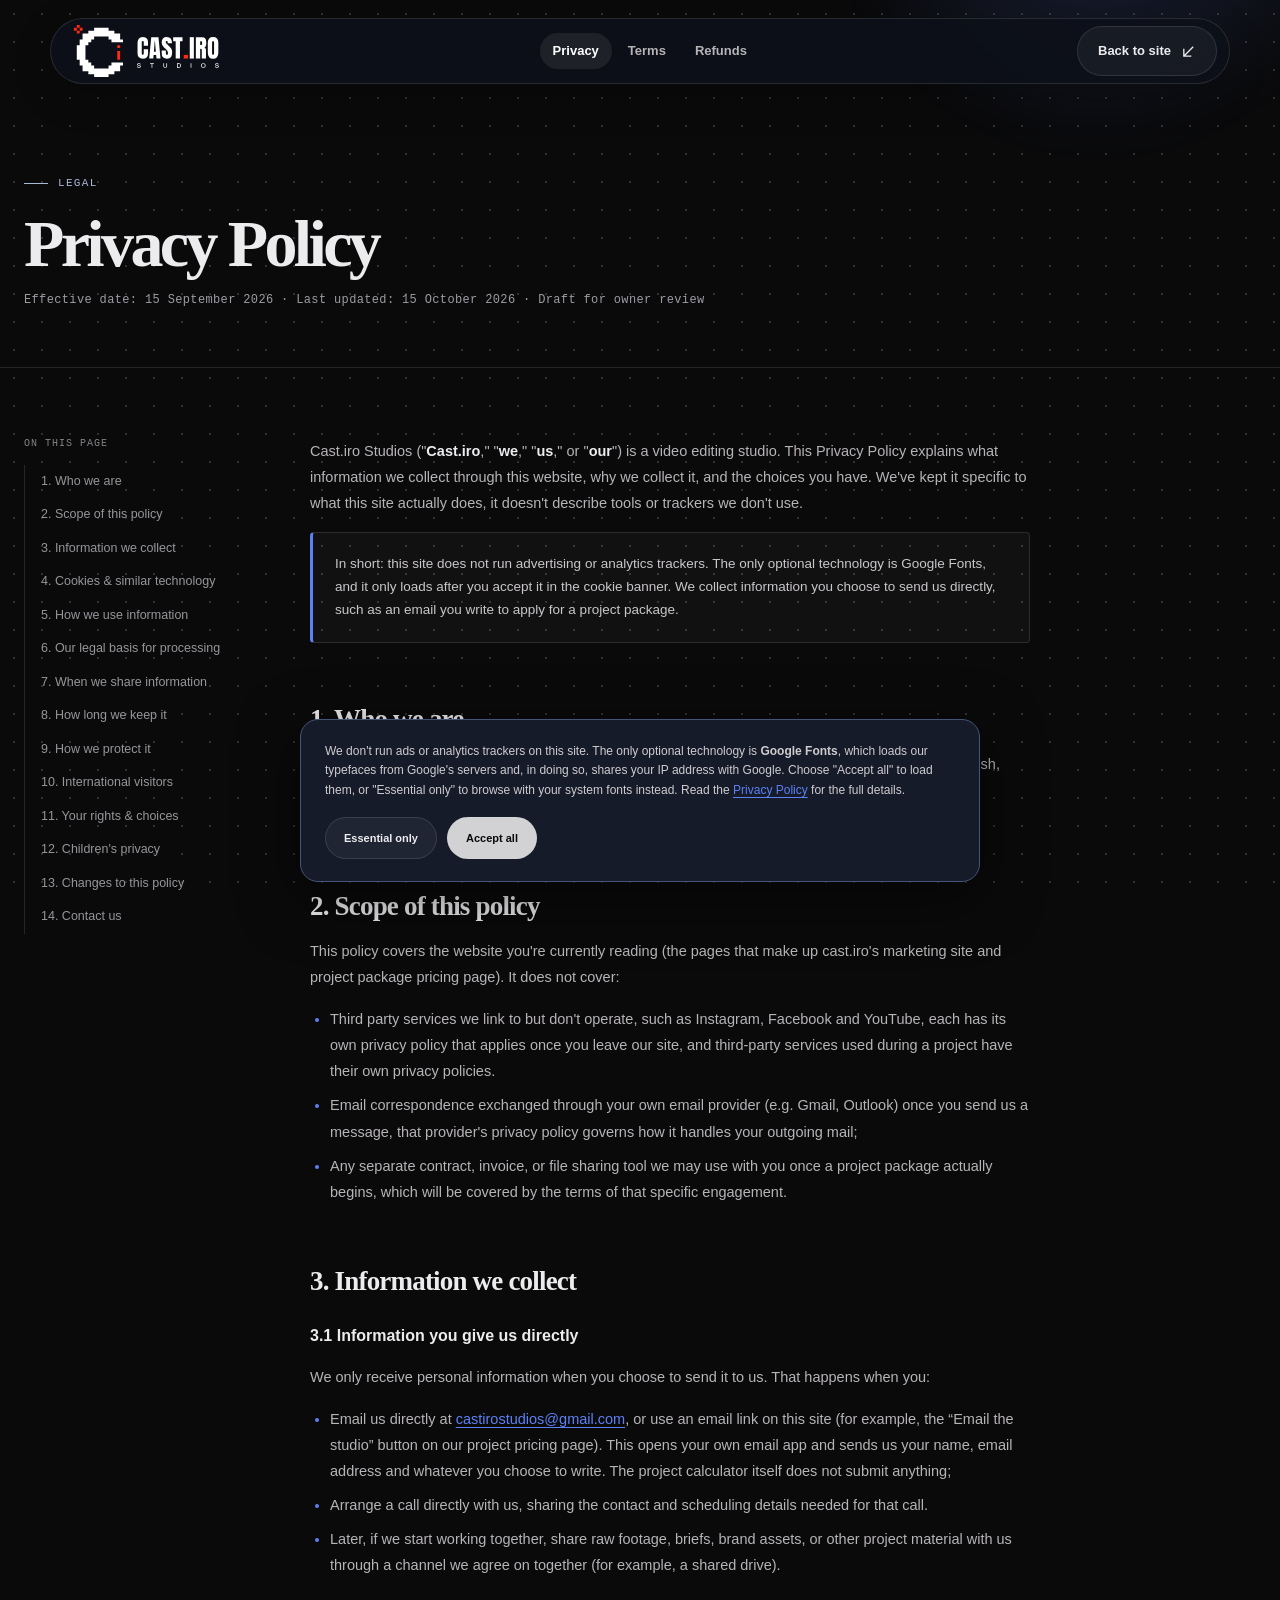
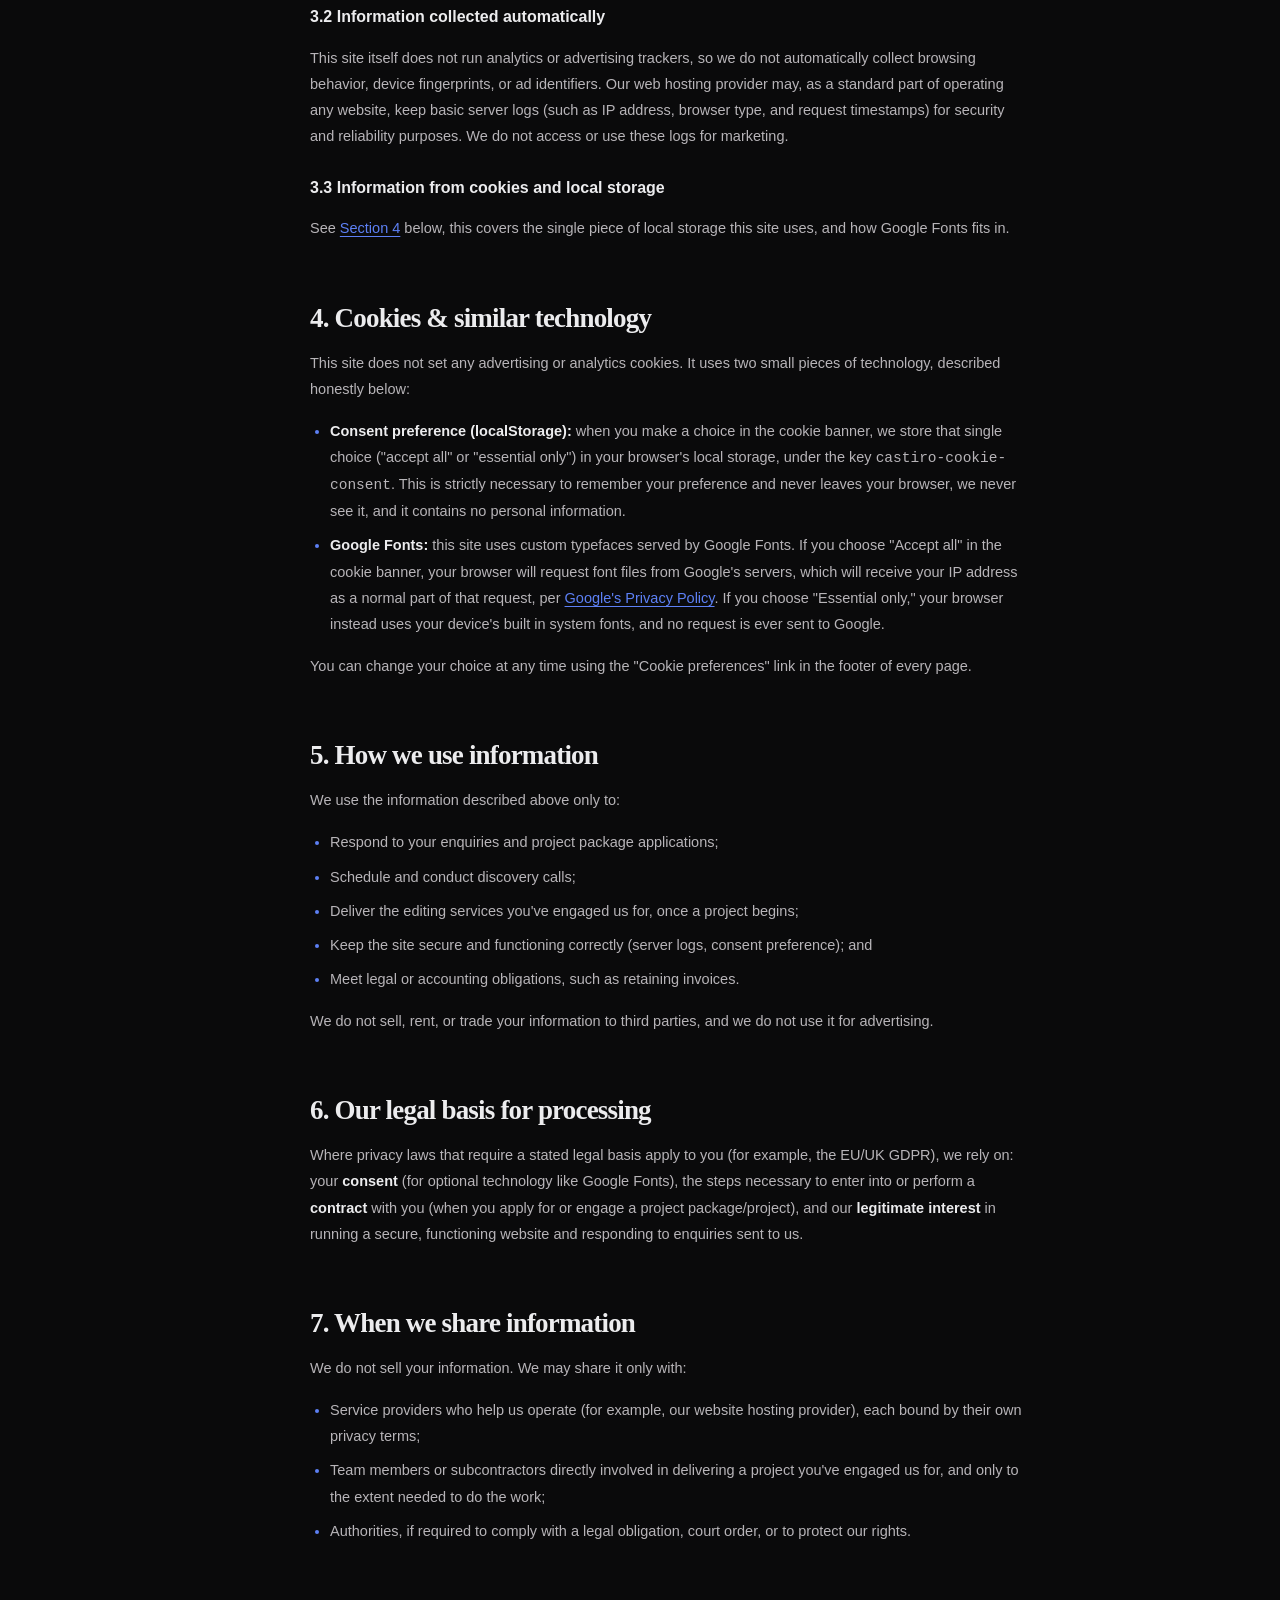
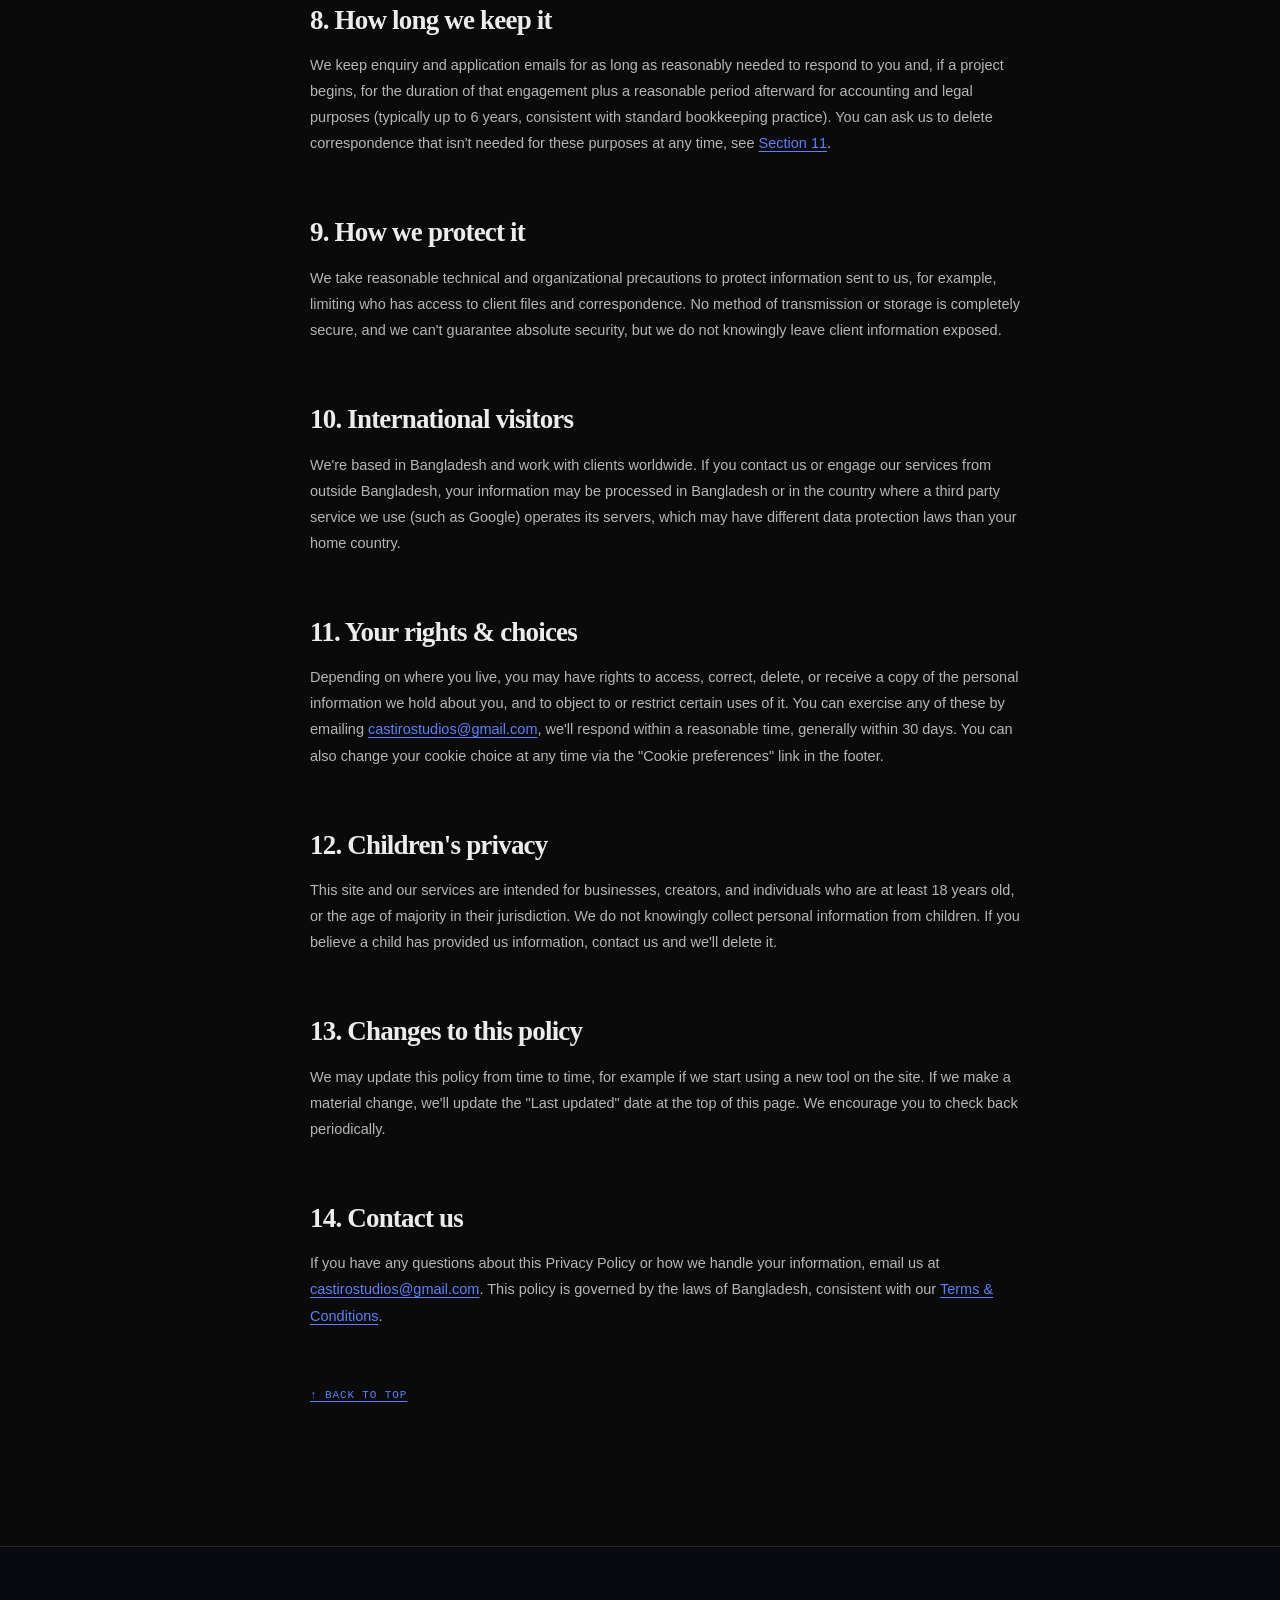
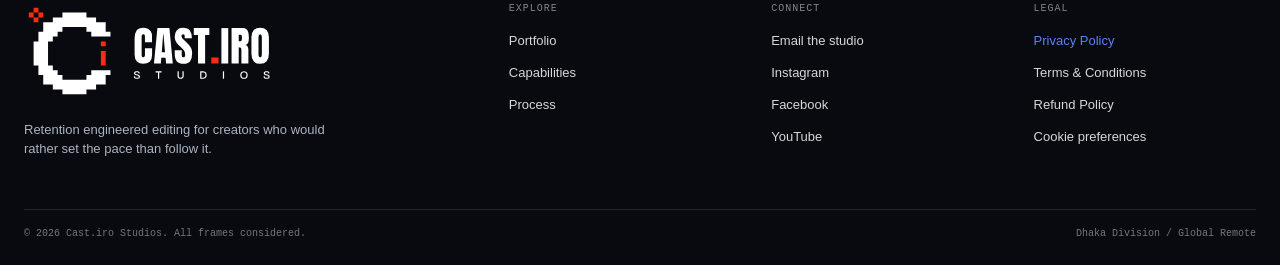
<file: Privacy-Policy.html>
<!doctype html>
<html lang="en">
<head>
  <meta charset="utf-8">
  <meta name="viewport" content="width=device-width, initial-scale=1">
  <meta name="description" content="How Cast.iro Studios collects, uses, and protects your information.">
  <meta name="theme-color" content="#0a0a0b">
  <link rel="icon" type="image/svg+xml" href="assets/castiro-favicon.svg">
  <link rel="icon" type="image/png" sizes="64x64" href="assets/castiro-favicon-64.png">
  <link rel="shortcut icon" href="assets/castiro-favicon.ico">
  <link rel="apple-touch-icon" sizes="180x180" href="assets/castiro-apple-touch-icon-180.png">
  <title>Privacy Policy | Cast.iro Studios</title>
<meta property="og:type" content="website">
<meta property="og:site_name" content="Cast.iro Studios">
<meta property="og:title" content="Privacy Policy | Cast.iro Studios">
<meta property="og:description" content="How Cast.iro Studios collects, uses, and protects your information.">
<meta property="og:image" content="assets/work/creator-reel.jpg">
<meta name="twitter:card" content="summary_large_image">


  <!--
    Google Fonts loads from JavaScript further down, only after a
    visitor accepts "Accept all" in the cookie banner. See the
    "COOKIE CONSENT" block in the script at the bottom of this file.
  -->

  <style>

    /* ==========================================================
       1. DESIGN TOKENS
       Shared across every page of the site. Keep these in sync
       with index.html / Retainer.html if you change a color.
       ========================================================== */
    :root {
      --ink: #ececee;
      --muted: #9c9ca3;
      --canvas: #0a0a0b;
      --surface: #141416;
      --line: rgba(236, 236, 238, .12);

      /* Kinetic palette: void black, charcoal, chalk and one cobalt
         accent, with a cool steel grey on the secondary labels.
         Kept in sync with index.html. */
      --accent: #5d80f5;
      --accent-dim: #8b8b94;
      --accent-rgb: 93, 128, 245;
      --cobalt: #3a5cc8;
      --chalk: #d2d2d4;
      --dot-rgb: 236, 236, 238;
      --serif: "Syne", Georgia, serif;
      --sans: "Manrope", -apple-system, BlinkMacSystemFont, "Segoe UI", sans-serif;
      --mono: "DM Mono", "Consolas", monospace;
      --ease: cubic-bezier(.16, 1, .3, 1);
    }

    /* ==========================================================
       2. RESET & BASE ELEMENTS
       ========================================================== */
    * {
      box-sizing: border-box;
      margin: 0;
    }

    html {
      scroll-behavior: smooth;
      background: var(--canvas);
    }

    body {
      min-width: 320px;
      overflow-x: hidden;
      background: var(--canvas);
      color: var(--ink);
      font-family: var(--sans);
      line-height: 1.5;
      /* Makes body its own stacking context, so the z-index:-1 dot
         layers below paint above the body background. */
      isolation: isolate;
    }

    ::selection {
      background: var(--cobalt);
      color: #fff;
    }

    /* Kinetic dot grid, the site-wide backdrop. Kept in sync with
       index.html. */
    body::before {
      content: "";
      position: fixed;
      inset: 0;
      z-index: -2;
      pointer-events: none;
      background-image: radial-gradient(circle, rgba(var(--dot-rgb), .17) 0 1px, transparent 1.6px);
      background-size: 28px 28px;
    }

    /* Cobalt copy of the lattice that follows the pointer; driven by
       the "KINETIC DOT GRID" script at the bottom of the page. */
    .kinetic-glow {
      position: fixed;
      z-index: -1;
      top: 0;
      left: 0;
      width: 360px;
      height: 360px;
      margin: -180px 0 0 -180px;
      pointer-events: none;
      opacity: 0;
      background-image: radial-gradient(circle, rgba(var(--accent-rgb), .95) 0 1.2px, transparent 1.8px);
      background-size: 28px 28px;
      -webkit-mask-image: radial-gradient(circle closest-side, #000 15%, transparent);
      mask-image: radial-gradient(circle closest-side, #000 15%, transparent);
      transition: opacity .4s;
    }

    .kinetic-glow.on {
      opacity: 1;
    }

    a {
      color: inherit;
      text-decoration: none;
    }

    button {
      color: inherit;
      font: inherit;
    }

    .shell {
      width: min(1240px, calc(100% - 48px));
      margin: auto;
    }

    .eyebrow {
      display: flex;
      align-items: center;
      gap: 10px;
      color: var(--accent-dim);
      font: 500 11px/1 var(--mono);
      letter-spacing: .12em;
      text-transform: uppercase;
    }

    .eyebrow::before {
      content: "";
      width: 24px;
      height: 1px;
      background: currentColor;
    }

    /* ==========================================================
       3. NAVIGATION
       ========================================================== */
    .nav {
      position: fixed;
      z-index: 15;
      top: 18px;
      left: 50%;
      width: min(1180px, calc(100% - 32px));
      transform: translateX(-50%);
      border: 1px solid transparent;
      border-radius: 999px;
      transition: .35s;
    }

    .nav.scrolled {
      top: 10px;
      background: rgba(12, 12, 14, .76);
      border-color: var(--line);
      box-shadow: 0 15px 45px rgba(0, 0, 0, .22);
      backdrop-filter: blur(18px);
    }

    .nav-inner {
      height: 64px;
      display: flex;
      align-items: center;
      justify-content: space-between;
      padding: 0 12px 0 20px;
    }

    /* The studio logo (assets/castiro-logo-horizontal-white.svg): the horizontal white
       cut on a transparent background. Kept in sync with index.html. */
    .brand {
      display: inline-flex;
      align-items: center;
    }

    .brand img {
      display: block;
      width: auto;
      height: 58px;
      transition: opacity .25s;
    }

    .brand:hover img {
      opacity: .78;
    }

    footer .brand img {
      height: 96px;
    }

    .nav-links {
      display: flex;
      gap: 3px;
      list-style: none;
      padding: 0;
    }

    .nav-links a {
      display: block;
      padding: 8px 13px;
      border-radius: 999px;
      color: #b6b4b7;
      font-size: 12px;
      font-weight: 700;
      transition: .25s;
    }

    .nav-links a:hover, .nav-links a.current {
      color: #fff;
      background: rgba(236, 236, 238, .08);
    }

    .menu {
      display: none;
      border: 0;
      background: transparent;
      color: #fff;
      cursor: pointer;
    }

    .menu span {
      display: block;
      width: 21px;
      height: 1px;
      margin: 5px;
      background: #fff;
    }

    /* ==========================================================
       4. BUTTONS
       ========================================================== */
    .button {
      --button-bg: var(--cobalt);
      --button-fg: #fff;
      position: relative;
      display: inline-flex;
      align-items: center;
      justify-content: center;
      gap: 10px;
      min-height: 48px;
      padding: 0 20px;
      overflow: hidden;
      border: 1px solid rgba(236, 236, 238, .12);
      border-radius: 999px;
      background: var(--button-bg);
      color: var(--button-fg);
      font-size: 12px;
      font-weight: 800;
      isolation: isolate;
      cursor: pointer;
      transition: transform .3s var(--ease), border-color .3s;
    }

    .button::before {
      content: "";
      position: absolute;
      inset: 0;
      z-index: -1;
      background: linear-gradient(110deg, transparent 30%, rgba(236, 236, 238, .32) 49%, transparent 58%);
      transform: translateX(-110%);
      transition: transform .65s var(--ease);
    }

    .button:hover::before {
      transform: translateX(110%);
    }

    .button:hover {
      border-color: rgba(236, 236, 238, .4);
    }

    .button svg {
      width: 15px;
      transition: .25s;
    }

    .button:hover svg {
      transform: translate(3px, -3px);
    }

    .button.ghost {
      --button-bg: rgba(236, 236, 238, .05);
      --button-fg: var(--ink);
    }

    /* Secondary emphasis is a chalk fill, not a second accent hue. */
    .button.solid {
      --button-bg: var(--chalk);
      --button-fg: var(--canvas);
    }

    /* ==========================================================
       5. LEGAL PAGE HERO
       ========================================================== */
    .legal-hero {
      position: relative;
      padding: 175px 0 60px;
      border-bottom: 1px solid var(--line);
      overflow: hidden;
    }

    .legal-hero::before {
      content: "";
      position: absolute;
      width: 600px;
      height: 600px;
      top: -420px;
      right: -120px;
      border-radius: 50%;
      background: radial-gradient(circle, rgba(var(--accent-rgb), .22), transparent 64%);
      filter: blur(15px);
      pointer-events: none;
    }

    .legal-hero h1 {
      position: relative;
      max-width: 780px;
      margin: 18px 0 16px;
      font: 700 clamp(38px, 5.5vw, 66px) / 1.02 var(--serif);
      letter-spacing: -.055em;
      text-wrap: balance;
    }

    .legal-meta {
      position: relative;
      color: var(--muted);
      font: 12px var(--mono);
      letter-spacing: .03em;
    }

    /* ==========================================================
       6. LEGAL BODY — TABLE OF CONTENTS + CONTENT
       ========================================================== */
    .legal-body {
      padding: 70px 0 140px;
    }

    .legal-shell {
      display: grid;
      grid-template-columns: 230px 1fr;
      gap: 56px;
      align-items: start;
    }

    .legal-toc {
      position: sticky;
      top: 100px;
    }

    .legal-toc-title {
      margin-bottom: 16px;
      color: #858388;
      font: 10px var(--mono);
      letter-spacing: .1em;
      text-transform: uppercase;
    }

    .legal-toc ol {
      list-style: none;
      padding: 0;
      border-left: 1px solid var(--line);
    }

    .legal-toc li {
      margin: 0;
    }

    .legal-toc a {
      display: block;
      padding: 8px 0 8px 16px;
      margin-left: -1px;
      border-left: 1px solid transparent;
      color: #98959a;
      font-size: 12.5px;
      line-height: 1.4;
      transition: color .2s, border-color .2s;
    }

    .legal-toc a:hover {
      color: var(--accent);
      border-left-color: var(--accent);
    }

    .legal-content {
      max-width: 720px;
      color: #cac7ca;
      font-size: 14.5px;
      line-height: 1.8;
    }

    .legal-content > * + * {
      margin-top: 16px;
    }

    .legal-content h2 {
      margin-top: 52px;
      padding-top: 8px;
      color: var(--ink);
      font: 700 clamp(21px, 2.4vw, 27px) / 1.2 var(--serif);
      letter-spacing: -.03em;
      scroll-margin-top: 100px;
    }

    .legal-content > h2:first-child {
      margin-top: 0;
    }

    .legal-content h3 {
      margin-top: 28px;
      color: var(--ink);
      font: 700 16px/1.4 var(--sans);
    }

    .legal-content p, .legal-content li {
      color: #b7b4b8;
    }

    .legal-content strong {
      color: var(--ink);
      font-weight: 700;
    }

    .legal-content a {
      color: var(--accent);
      text-decoration: underline;
      text-underline-offset: 3px;
    }

    .legal-content ul, .legal-content ol.legal-list {
      padding-left: 20px;
    }

    .legal-content li + li {
      margin-top: 8px;
    }

    .legal-content li::marker {
      color: var(--accent);
    }

    .legal-callout {
      padding: 20px 22px;
      border: 1px solid var(--line);
      border-left: 3px solid var(--accent);
      border-radius: 4px;
      background: rgba(236, 236, 238, .03);
      color: #cac7ca;
      font-size: 13.5px;
      line-height: 1.7;
    }

    .legal-content table {
      width: 100%;
      margin-top: 8px;
      border-collapse: collapse;
      font-size: 13px;
    }

    .legal-content th, .legal-content td {
      padding: 10px 12px;
      border: 1px solid var(--line);
      text-align: left;
      vertical-align: top;
    }

    .legal-content th {
      background: rgba(236, 236, 238, .04);
      color: var(--ink);
      font: 700 11px var(--mono);
      letter-spacing: .04em;
      text-transform: uppercase;
    }

    .legal-back-top {
      display: inline-flex;
      align-items: center;
      gap: 8px;
      margin-top: 60px;
      color: #858388;
      font: 11px var(--mono);
      letter-spacing: .08em;
      text-transform: uppercase;
    }

    .legal-back-top:hover {
      color: var(--accent);
    }

    /* ==========================================================
       7. FOOTER
       ========================================================== */
    footer {
      padding: 56px 0 27px;
      border-top: 1px solid var(--line);
    }

    .footer-grid {
      display: grid;
      grid-template-columns: 2fr 1fr 1fr 1fr;
      gap: 40px;
    }

    .footer-blurb {
      max-width: 330px;
      margin-top: 14px;
      color: var(--muted);
      font-size: 13px;
    }

    .footer-title {
      margin-bottom: 14px;
      color: #858388;
      font: 10px var(--mono);
      letter-spacing: .1em;
      text-transform: uppercase;
    }

    .footer-links {
      list-style: none;
      padding: 0;
    }

    .footer-links li + li {
      margin-top: 8px;
    }

    .footer-links a, .footer-links button {
      display: inline;
      border: 0;
      background: none;
      padding: 0;
      color: #d9d6d9;
      font-size: 13px;
      font-family: inherit;
      cursor: pointer;
    }

    .footer-links a:hover, .footer-links button:hover {
      color: var(--accent);
    }

    .footer-links a.current {
      color: var(--accent);
    }

    .footer-bottom {
      display: flex;
      justify-content: space-between;
      gap: 20px;
      margin-top: 50px;
      padding-top: 18px;
      border-top: 1px solid var(--line);
      color: #77757a;
      font: 10px var(--mono);
    }

    /* ==========================================================
       8. COOKIE CONSENT BANNER
       ========================================================== */
    .cookie-banner {
      position: fixed;
      z-index: 90;
      left: 50%;
      bottom: 18px;
      width: min(680px, calc(100% - 32px));
      padding: 22px 24px;
      border: 1px solid var(--line);
      border-radius: 18px;
      background: rgba(15, 15, 18, .97);
      backdrop-filter: blur(20px);
      box-shadow: 0 25px 70px rgba(0, 0, 0, .45);
      transform: translate(-50%, 140%);
      transition: transform .5s var(--ease);
    }

    .cookie-banner.visible {
      transform: translate(-50%, 0);
    }

    .cookie-banner-text {
      color: #cfccce;
      font-size: 13px;
      line-height: 1.65;
    }

    .cookie-banner-text a {
      color: var(--accent);
      text-decoration: underline;
      text-underline-offset: 3px;
    }

    .cookie-banner-actions {
      display: flex;
      flex-wrap: wrap;
      gap: 10px;
      margin-top: 16px;
    }

    .cookie-banner .button {
      min-height: 42px;
      padding: 0 18px;
      font-size: 11px;
    }

    /* ==========================================================
       9. RESPONSIVE
       ========================================================== */
    @media (max-width: 900px) {
      .legal-shell { grid-template-columns: 1fr; gap: 32px; }
      .legal-toc { position: static; border-bottom: 1px solid var(--line); padding-bottom: 24px; }
    }

    @media (max-width: 650px) {
      .shell { width: min(100% - 32px, 580px); }

      .nav-links {
        display: none;
        position: absolute;
        top: 72px;
        left: 0;
        right: 0;
        padding: 10px;
        flex-direction: column;
        border: 1px solid var(--line);
        border-radius: 18px;
        background: rgba(13, 13, 15, .94);
        backdrop-filter: blur(20px);
      }

      .nav.open .nav-links { display: flex; }
      .menu { display: block; }
      .nav .button { min-height: 40px; padding: 0 14px; }

      .legal-hero { padding: 145px 0 40px; }

      .footer-grid { grid-template-columns: 1fr 1fr; }
      .footer-grid > :first-child { grid-column: span 2; }
      .footer-bottom { flex-direction: column; }
    }

    @media (prefers-reduced-motion: reduce) {
      *, *::before, *::after {
        scroll-behavior: auto !important;
        animation-duration: .01ms !important;
        animation-iteration-count: 1 !important;
        transition-duration: .01ms !important;
      }
    }

  </style>
<link rel="stylesheet" href="assets/studio-polish.css">
<noscript><style>.loader{display:none!important}.reveal,.hero h1 .word{opacity:1!important;transform:none!important}.nav-links{display:flex!important;position:static!important;flex-wrap:wrap}.nav-inner{height:auto;min-height:64px;flex-wrap:wrap}.menu{display:none!important}</style></noscript>
<link rel="canonical" href="https://castirostudios.github.io/Privacy-Policy.html"><meta property="og:url" content="https://castirostudios.github.io/Privacy-Policy.html"></head>
<body class="ready">
<a class="skip-link" href="#main-content">Skip to content</a>

  <!-- ============================================================
       NAVIGATION
       ============================================================ -->
  <nav class="nav" aria-label="Primary navigation">
    <div class="nav-inner">
      <a class="brand" href="index.html"><img src="assets/castiro-logo-horizontal-white.svg" alt="Cast.iro Studios home" width="2090" height="800"></a>
      <ul class="nav-links">
        <li><a class="current" href="Privacy-Policy.html">Privacy</a></li>
        <li><a href="Terms-and-Conditions.html">Terms</a></li>
        <li><a href="Refund-Policy.html">Refunds</a></li>
      </ul>
      <a class="button ghost" href="index.html">
        Back to site
        <svg viewBox="0 0 16 16" fill="none" stroke="currentColor" stroke-width="1.4"><path d="M13 3 3 13M3 5v8h8"/></svg>
      </a>
      <button class="menu" aria-label="Toggle menu" aria-expanded="false"><span></span><span></span></button>
    </div>
  </nav>

  <main id="main-content" tabindex="-1"><span id="top"></span>

    <!-- ==========================================================
         PAGE HERO
         ========================================================== -->
    <section class="legal-hero">
      <div class="shell">
        <div class="eyebrow">Legal</div>
        <h1>Privacy Policy</h1>
        <p class="legal-meta">Effective date: 15 September 2026 · Last updated: 15 October 2026 · Draft for owner review</p>
      </div>
    </section>

    <!-- ==========================================================
         PAGE BODY
         ========================================================== -->
    <section class="legal-body">
      <div class="shell legal-shell">

        <!-- Table of contents -->
        <aside class="legal-toc">
          <p class="legal-toc-title">On this page</p>
          <ol>
            <li><a href="#who-we-are">1. Who we are</a></li>
            <li><a href="#scope">2. Scope of this policy</a></li>
            <li><a href="#info-we-collect">3. Information we collect</a></li>
            <li><a href="#cookies">4. Cookies &amp; similar technology</a></li>
            <li><a href="#how-we-use">5. How we use information</a></li>
            <li><a href="#legal-basis">6. Our legal basis for processing</a></li>
            <li><a href="#sharing">7. When we share information</a></li>
            <li><a href="#retention">8. How long we keep it</a></li>
            <li><a href="#security">9. How we protect it</a></li>
            <li><a href="#international">10. International visitors</a></li>
            <li><a href="#your-rights">11. Your rights &amp; choices</a></li>
            <li><a href="#children">12. Children's privacy</a></li>
            <li><a href="#changes">13. Changes to this policy</a></li>
            <li><a href="#contact">14. Contact us</a></li>
          </ol>
        </aside>

        <!-- Policy text -->
        <div class="legal-content">

          <p>Cast.iro Studios ("<strong>Cast.iro</strong>," "<strong>we</strong>," "<strong>us</strong>," or "<strong>our</strong>") is a video editing studio. This Privacy Policy explains what information we collect through this website, why we collect it, and the choices you have. We've kept it specific to what this site actually does, it doesn't describe tools or trackers we don't use.</p>

          <div class="legal-callout">
            In short: this site does not run advertising or analytics trackers. The only optional technology is Google Fonts, and it only loads after you accept it in the cookie banner. We collect information you choose to send us directly, such as an email you write to apply for a project package.
          </div>

          <h2 id="who-we-are">1. Who we are</h2>
          <p>Cast.iro Studios is a post production and video editing service operating out of Dhaka Division, Bangladesh, serving clients globally on a remote basis. For any privacy question, you can reach us at <a href="mailto:castirostudios@gmail.com">castirostudios@gmail.com</a>.</p>

          <h2 id="scope">2. Scope of this policy</h2>
          <p>This policy covers the website you're currently reading (the pages that make up cast.iro's marketing site and project package pricing page). It does not cover:</p>
          <ul>
            <li>Third party services we link to but don't operate, such as Instagram, Facebook and YouTube, each has its own privacy policy that applies once you leave our site, and third-party services used during a project have their own privacy policies.</li>
            <li>Email correspondence exchanged through your own email provider (e.g. Gmail, Outlook) once you send us a message, that provider's privacy policy governs how it handles your outgoing mail;</li>
            <li>Any separate contract, invoice, or file sharing tool we may use with you once a project package actually begins, which will be covered by the terms of that specific engagement.</li>
          </ul>

          <h2 id="info-we-collect">3. Information we collect</h2>
          <h3>3.1 Information you give us directly</h3>
          <p>We only receive personal information when you choose to send it to us. That happens when you:</p>
          <ul>
            <li>Email us directly at <a href="mailto:castirostudios@gmail.com">castirostudios@gmail.com</a>, or use an email link on this site (for example, the &ldquo;Email the studio&rdquo; button on our project pricing page). This opens your own email app and sends us your name, email address and whatever you choose to write. The project calculator itself does not submit anything;</li>
            <li>Arrange a call directly with us, sharing the contact and scheduling details needed for that call.</li>
            <li>Later, if we start working together, share raw footage, briefs, brand assets, or other project material with us through a channel we agree on together (for example, a shared drive).</li>
          </ul>
          <h3>3.2 Information collected automatically</h3>
          <p>This site itself does not run analytics or advertising trackers, so we do not automatically collect browsing behavior, device fingerprints, or ad identifiers. Our web hosting provider may, as a standard part of operating any website, keep basic server logs (such as IP address, browser type, and request timestamps) for security and reliability purposes. We do not access or use these logs for marketing.</p>
          <h3>3.3 Information from cookies and local storage</h3>
          <p>See <a href="#cookies">Section 4</a> below, this covers the single piece of local storage this site uses, and how Google Fonts fits in.</p>

          <h2 id="cookies">4. Cookies &amp; similar technology</h2>
          <p>This site does not set any advertising or analytics cookies. It uses two small pieces of technology, described honestly below:</p>
          <ul>
            <li><strong>Consent preference (localStorage):</strong> when you make a choice in the cookie banner, we store that single choice ("accept all" or "essential only") in your browser's local storage, under the key <code>castiro-cookie-consent</code>. This is strictly necessary to remember your preference and never leaves your browser, we never see it, and it contains no personal information.</li>
            <li><strong>Google Fonts:</strong> this site uses custom typefaces served by Google Fonts. If you choose "Accept all" in the cookie banner, your browser will request font files from Google's servers, which will receive your IP address as a normal part of that request, per <a href="https://policies.google.com/privacy" target="_blank" rel="noopener">Google's Privacy Policy</a>. If you choose "Essential only," your browser instead uses your device's built in system fonts, and no request is ever sent to Google.</li>
          </ul>
          <p>You can change your choice at any time using the "Cookie preferences" link in the footer of every page.</p>

          <h2 id="how-we-use">5. How we use information</h2>
          <p>We use the information described above only to:</p>
          <ul>
            <li>Respond to your enquiries and project package applications;</li>
            <li>Schedule and conduct discovery calls;</li>
            <li>Deliver the editing services you've engaged us for, once a project begins;</li>
            <li>Keep the site secure and functioning correctly (server logs, consent preference); and</li>
            <li>Meet legal or accounting obligations, such as retaining invoices.</li>
          </ul>
          <p>We do not sell, rent, or trade your information to third parties, and we do not use it for advertising.</p>

          <h2 id="legal-basis">6. Our legal basis for processing</h2>
          <p>Where privacy laws that require a stated legal basis apply to you (for example, the EU/UK GDPR), we rely on: your <strong>consent</strong> (for optional technology like Google Fonts), the steps necessary to enter into or perform a <strong>contract</strong> with you (when you apply for or engage a project package/project), and our <strong>legitimate interest</strong> in running a secure, functioning website and responding to enquiries sent to us.</p>

          <h2 id="sharing">7. When we share information</h2>
          <p>We do not sell your information. We may share it only with:</p>
          <ul>
            <li>Service providers who help us operate (for example, our website hosting provider), each bound by their own privacy terms;</li>
            <li>Team members or subcontractors directly involved in delivering a project you've engaged us for, and only to the extent needed to do the work;</li>
            <li>Authorities, if required to comply with a legal obligation, court order, or to protect our rights.</li>
          </ul>

          <h2 id="retention">8. How long we keep it</h2>
          <p>We keep enquiry and application emails for as long as reasonably needed to respond to you and, if a project begins, for the duration of that engagement plus a reasonable period afterward for accounting and legal purposes (typically up to 6 years, consistent with standard bookkeeping practice). You can ask us to delete correspondence that isn't needed for these purposes at any time, see <a href="#your-rights">Section 11</a>.</p>

          <h2 id="security">9. How we protect it</h2>
          <p>We take reasonable technical and organizational precautions to protect information sent to us, for example, limiting who has access to client files and correspondence. No method of transmission or storage is completely secure, and we can't guarantee absolute security, but we do not knowingly leave client information exposed.</p>

          <h2 id="international">10. International visitors</h2>
          <p>We're based in Bangladesh and work with clients worldwide. If you contact us or engage our services from outside Bangladesh, your information may be processed in Bangladesh or in the country where a third party service we use (such as Google) operates its servers, which may have different data protection laws than your home country.</p>

          <h2 id="your-rights">11. Your rights &amp; choices</h2>
          <p>Depending on where you live, you may have rights to access, correct, delete, or receive a copy of the personal information we hold about you, and to object to or restrict certain uses of it. You can exercise any of these by emailing <a href="mailto:castirostudios@gmail.com">castirostudios@gmail.com</a>, we'll respond within a reasonable time, generally within 30 days. You can also change your cookie choice at any time via the "Cookie preferences" link in the footer.</p>

          <h2 id="children">12. Children's privacy</h2>
          <p>This site and our services are intended for businesses, creators, and individuals who are at least 18 years old, or the age of majority in their jurisdiction. We do not knowingly collect personal information from children. If you believe a child has provided us information, contact us and we'll delete it.</p>

          <h2 id="changes">13. Changes to this policy</h2>
          <p>We may update this policy from time to time, for example if we start using a new tool on the site. If we make a material change, we'll update the "Last updated" date at the top of this page. We encourage you to check back periodically.</p>

          <h2 id="contact">14. Contact us</h2>
          <p>If you have any questions about this Privacy Policy or how we handle your information, email us at <a href="mailto:castirostudios@gmail.com">castirostudios@gmail.com</a>. This policy is governed by the laws of Bangladesh, consistent with our <a href="Terms-and-Conditions.html">Terms &amp; Conditions</a>.</p>

          <a class="legal-back-top" href="#top">↑ Back to top</a>
        </div>

      </div>
    </section>

  </main>

  <!-- ============================================================
       FOOTER
       ============================================================ -->
  <footer>
    <div class="shell">
      <div class="footer-grid">
        <div>
          <a class="brand" href="index.html"><img src="assets/castiro-logo-horizontal-white.svg" alt="Cast.iro Studios" width="2090" height="800" loading="lazy"></a>
          <p class="footer-blurb">Retention engineered editing for creators who would rather set the pace than follow it.</p>
        </div>
        <div>
          <p class="footer-title">Explore</p>
          <ul class="footer-links">
            <li><a href="index.html#port">Portfolio</a></li>
            <li><a href="index.html#svc">Capabilities</a></li>
            <li><a href="index.html#process">Process</a></li>
          </ul>
        </div>
        <div>
          <p class="footer-title">Connect</p>
          <ul class="footer-links">
            <li><a href="mailto:castirostudios@gmail.com">Email the studio</a></li>
            <li><a href="https://www.instagram.com/castirostudios/" target="_blank" rel="noopener noreferrer">Instagram</a></li>
            <li><a href="https://www.facebook.com/profile.php?id=61595258197567" target="_blank" rel="noopener noreferrer">Facebook</a></li>
            <li><a href="https://www.youtube.com/@CastiroStudios" target="_blank" rel="noopener noreferrer">YouTube</a></li>
          </ul>
        </div>
        <div>
          <p class="footer-title">Legal</p>
          <ul class="footer-links">
            <li><a class="current" href="Privacy-Policy.html">Privacy Policy</a></li>
            <li><a href="Terms-and-Conditions.html">Terms &amp; Conditions</a></li>
            <li><a href="Refund-Policy.html">Refund Policy</a></li>
            <li><button type="button" id="cookie-preferences-link">Cookie preferences</button></li>
          </ul>
        </div>
      </div>
      <div class="footer-bottom">
        <span>© 2026 Cast.iro Studios. All frames considered.</span>
        <span>Dhaka Division / Global Remote</span>
      </div>
    </div>
  </footer>

  <!-- ============================================================
       COOKIE CONSENT BANNER
       ============================================================ -->
  <div class="cookie-banner" id="cookie-consent" role="dialog" aria-live="polite" aria-label="Cookie preferences" hidden>
    <p class="cookie-banner-text">
      We don't run ads or analytics trackers on this site. The only optional technology is
      <strong>Google Fonts</strong>, which loads our typefaces from Google's servers and, in
      doing so, shares your IP address with Google. Choose "Accept all" to load them, or
      "Essential only" to browse with your system fonts instead. Read the
      <a href="Privacy-Policy.html">Privacy Policy</a> for the full details.
    </p>
    <div class="cookie-banner-actions">
      <button class="button ghost" id="cookie-decline" type="button">Essential only</button>
      <button class="button solid" id="cookie-accept" type="button">Accept all</button>
    </div>
  </div>

  <script>
    (() => {

      const $ = (selector, parent = document) => parent.querySelector(selector);

      /* --------------------------------------------------------
         COOKIE CONSENT
         Same mechanism as every other page on this site: Google
         Fonts is only requested after "Accept all" is chosen, and
         the choice is remembered in localStorage.
         -------------------------------------------------------- */
      (() => {
        const STORAGE_KEY = 'castiro-cookie-consent';
        const banner      = $('#cookie-consent');
        const acceptBtn   = $('#cookie-accept');
        const declineBtn  = $('#cookie-decline');
        const reopenLink  = $('#cookie-preferences-link');

        function loadGoogleFonts() {
          if ($('#google-fonts-stylesheet')) return;

          const preconnect1 = document.createElement('link');
          preconnect1.rel = 'preconnect';
          preconnect1.href = 'https://fonts.googleapis.com';

          const preconnect2 = document.createElement('link');
          preconnect2.rel = 'preconnect';
          preconnect2.href = 'https://fonts.gstatic.com';
          preconnect2.crossOrigin = 'anonymous';

          const stylesheet = document.createElement('link');
          stylesheet.id = 'google-fonts-stylesheet';
          stylesheet.rel = 'stylesheet';
          stylesheet.href = 'https://fonts.googleapis.com/css2?family=DM+Mono:wght@400;500&family=Manrope:wght@400;500;600;700;800&family=Syne:wght@600;700;800&display=swap';

          document.head.append(preconnect1, preconnect2, stylesheet);
        }

        let bannerTimer;
        function showBanner() {
          clearTimeout(bannerTimer);
          banner.hidden = false;
          requestAnimationFrame(() => banner.classList.add('visible'));
        }

        function hideBanner() {
          banner.classList.remove('visible');
          bannerTimer = setTimeout(() => { banner.hidden = true; }, 500);
        }

        function readStoredChoice() {
          try { return localStorage.getItem(STORAGE_KEY); }
          catch { return null; }
        }

        function storeChoice(choice) {
          try { localStorage.setItem(STORAGE_KEY, choice); }
          catch { /* private browsing / storage blocked — banner will just reappear next visit */ }
        }

        const savedChoice = readStoredChoice();
        if (savedChoice === 'all') {
          loadGoogleFonts();
        } else if (!savedChoice) {
          showBanner();
        }

        acceptBtn.addEventListener('click', () => {
          storeChoice('all');
          loadGoogleFonts();
          hideBanner();
        });

        declineBtn.addEventListener('click', () => {
          storeChoice('essential');
          hideBanner();
        });

        if (reopenLink) {
          reopenLink.addEventListener('click', () => showBanner());
        }
      })();

      /* --------------------------------------------------------
         NAVIGATION
         -------------------------------------------------------- */
      const nav  = $('.nav');
      const menu = $('.menu');

      addEventListener('scroll', () => {
        nav.classList.toggle('scrolled', scrollY > 25);
      }, { passive: true });

      menu.addEventListener('click', () => {
        const open = nav.classList.toggle('open');
        menu.setAttribute('aria-expanded', open);
      });

      [...document.querySelectorAll('.nav-links a')].forEach(link => {
        link.addEventListener('click', () => nav.classList.remove('open'));
      });

    })();
  </script>

  <script>
    /* --------------------------------------------------------
       KINETIC DOT GRID
       Lights up the lattice around the pointer (see .kinetic-glow).
       The background offset keeps the cobalt dots pinned to the
       grey grid while the 360px window follows the cursor. Fine
       pointers only, and off entirely under reduced motion.
       -------------------------------------------------------- */
    (() => {
      if (matchMedia('(prefers-reduced-motion: reduce)').matches || !matchMedia('(pointer:fine)').matches) return;

      const GRID = 28;
      const HALF = 180;
      const glow = document.createElement('div');
      glow.className = 'kinetic-glow';
      glow.setAttribute('aria-hidden', 'true');
      document.body.prepend(glow);

      let x = 0, y = 0, pending = false;
      addEventListener('pointermove', event => {
        x = event.clientX; y = event.clientY;
        if (pending) return;
        pending = true;
        requestAnimationFrame(() => {
          pending = false;
          glow.style.transform = `translate(${x}px, ${y}px)`;
          glow.style.backgroundPosition = `${(HALF - x) % GRID}px ${(HALF - y) % GRID}px`;
          glow.classList.add('on');
        });
      }, { passive: true });

      document.addEventListener('mouseout', event => {
        if (!event.relatedTarget) glow.classList.remove('on');
      });
    })();
  </script>
<script src="assets/studio-polish.js" defer></script>
</body>
</html>
</file>
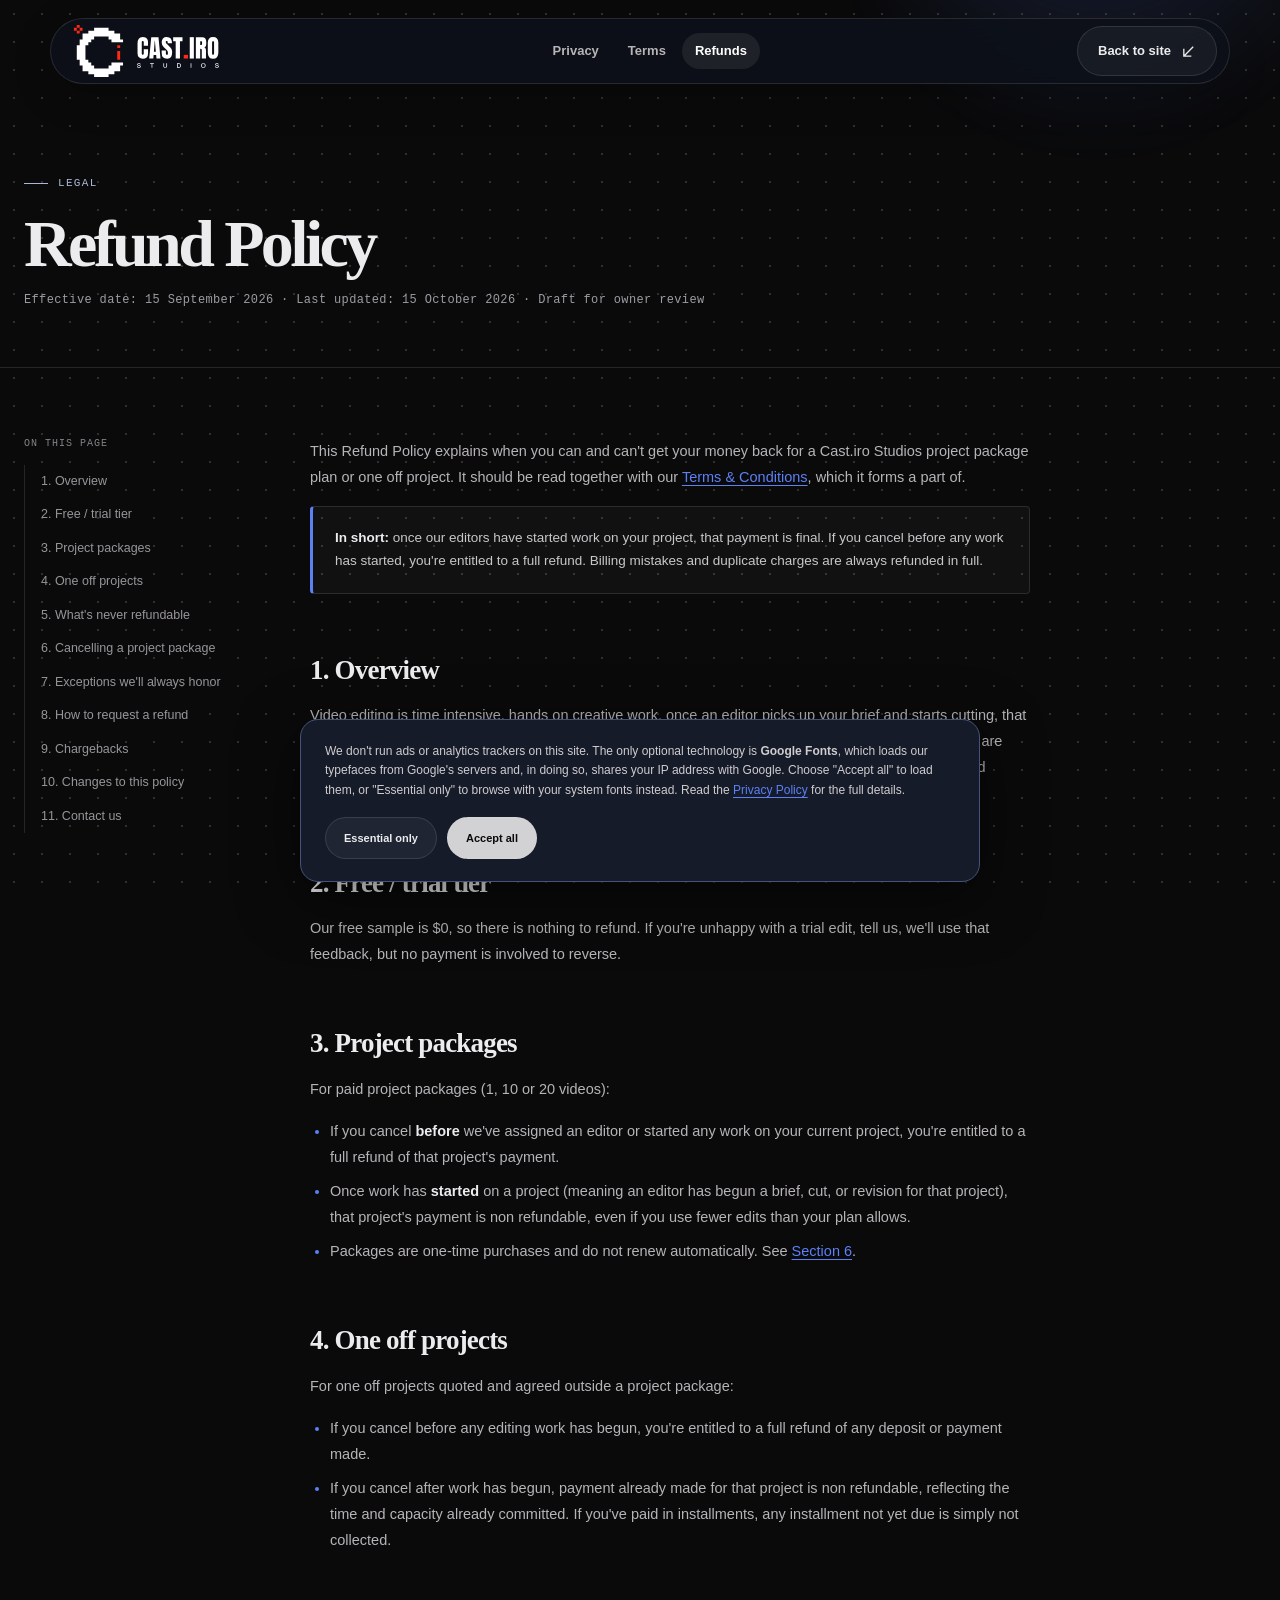
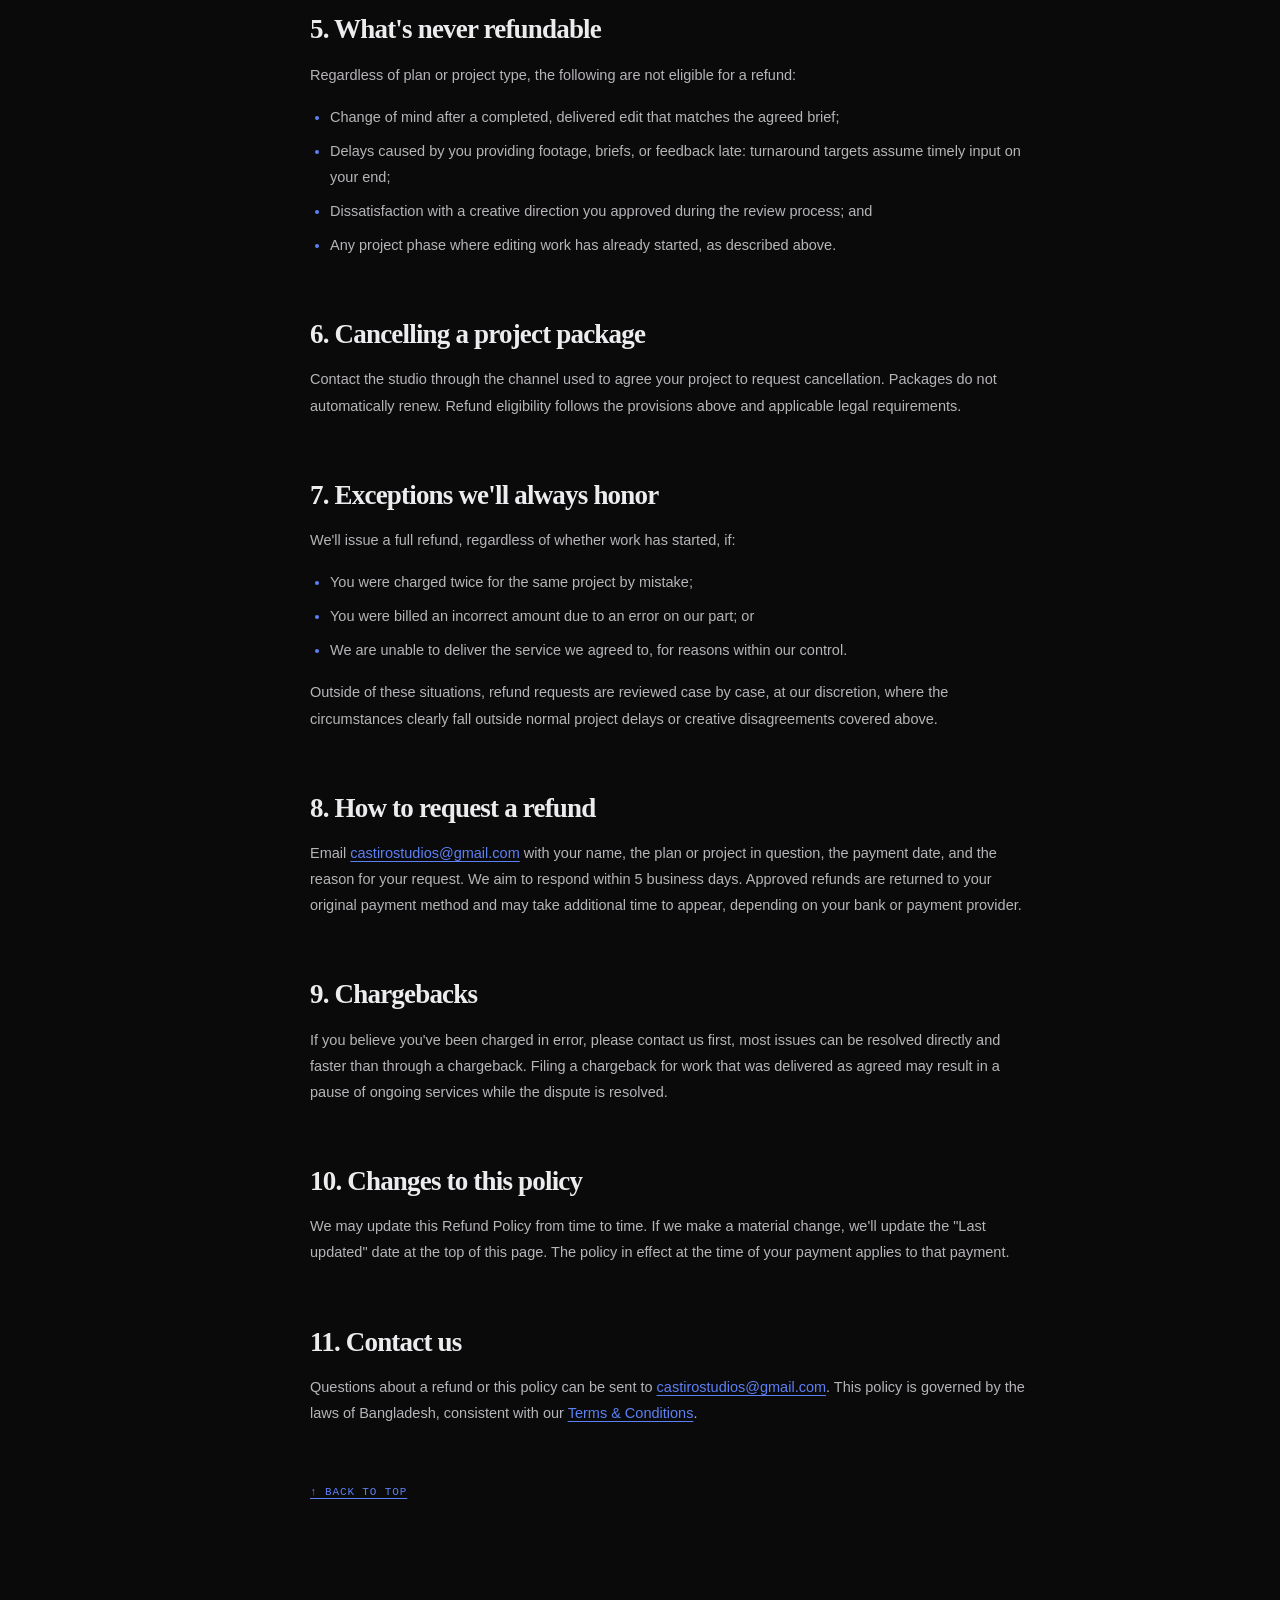
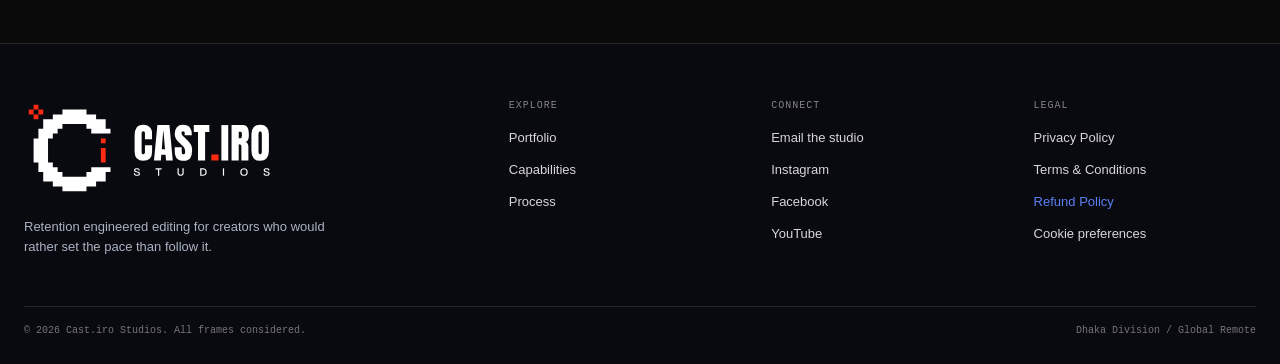
<file: Refund-Policy.html>
<!doctype html>
<html lang="en">
<head>
  <meta charset="utf-8">
  <meta name="viewport" content="width=device-width, initial-scale=1">
  <meta name="description" content="Cast.iro Studios' refund and cancellation policy for project packages and one off projects.">
  <meta name="theme-color" content="#0a0a0b">
  <link rel="icon" type="image/svg+xml" href="assets/castiro-favicon.svg">
  <link rel="icon" type="image/png" sizes="64x64" href="assets/castiro-favicon-64.png">
  <link rel="shortcut icon" href="assets/castiro-favicon.ico">
  <link rel="apple-touch-icon" sizes="180x180" href="assets/castiro-apple-touch-icon-180.png">
  <title>Refund Policy | Cast.iro Studios</title>
<meta property="og:type" content="website">
<meta property="og:site_name" content="Cast.iro Studios">
<meta property="og:title" content="Refund Policy | Cast.iro Studios">
<meta property="og:description" content="Cast.iro Studios' refund and cancellation policy for project packages and one off projects.">
<meta property="og:image" content="assets/work/creator-reel.jpg">
<meta name="twitter:card" content="summary_large_image">


  <!--
    Google Fonts loads from JavaScript further down, only after a
    visitor accepts "Accept all" in the cookie banner. See the
    "COOKIE CONSENT" block in the script at the bottom of this file.
  -->

  <style>

    /* ==========================================================
       1. DESIGN TOKENS
       ========================================================== */
    :root {
      --ink: #ececee;
      --muted: #9c9ca3;
      --canvas: #0a0a0b;
      --surface: #141416;
      --line: rgba(236, 236, 238, .12);

      /* Kinetic palette: void black, charcoal, chalk and one cobalt
         accent, with a cool steel grey on the secondary labels.
         Kept in sync with index.html. */
      --accent: #5d80f5;
      --accent-dim: #8b8b94;
      --accent-rgb: 93, 128, 245;
      --cobalt: #3a5cc8;
      --chalk: #d2d2d4;
      --dot-rgb: 236, 236, 238;
      --serif: "Syne", Georgia, serif;
      --sans: "Manrope", -apple-system, BlinkMacSystemFont, "Segoe UI", sans-serif;
      --mono: "DM Mono", "Consolas", monospace;
      --ease: cubic-bezier(.16, 1, .3, 1);
    }

    /* ==========================================================
       2. RESET & BASE ELEMENTS
       ========================================================== */
    * {
      box-sizing: border-box;
      margin: 0;
    }

    html {
      scroll-behavior: smooth;
      background: var(--canvas);
    }

    body {
      min-width: 320px;
      overflow-x: hidden;
      background: var(--canvas);
      color: var(--ink);
      font-family: var(--sans);
      line-height: 1.5;
      /* Makes body its own stacking context, so the z-index:-1 dot
         layers below paint above the body background. */
      isolation: isolate;
    }

    ::selection {
      background: var(--cobalt);
      color: #fff;
    }

    /* Kinetic dot grid, the site-wide backdrop. Kept in sync with
       index.html. */
    body::before {
      content: "";
      position: fixed;
      inset: 0;
      z-index: -2;
      pointer-events: none;
      background-image: radial-gradient(circle, rgba(var(--dot-rgb), .17) 0 1px, transparent 1.6px);
      background-size: 28px 28px;
    }

    /* Cobalt copy of the lattice that follows the pointer; driven by
       the "KINETIC DOT GRID" script at the bottom of the page. */
    .kinetic-glow {
      position: fixed;
      z-index: -1;
      top: 0;
      left: 0;
      width: 360px;
      height: 360px;
      margin: -180px 0 0 -180px;
      pointer-events: none;
      opacity: 0;
      background-image: radial-gradient(circle, rgba(var(--accent-rgb), .95) 0 1.2px, transparent 1.8px);
      background-size: 28px 28px;
      -webkit-mask-image: radial-gradient(circle closest-side, #000 15%, transparent);
      mask-image: radial-gradient(circle closest-side, #000 15%, transparent);
      transition: opacity .4s;
    }

    .kinetic-glow.on {
      opacity: 1;
    }

    a {
      color: inherit;
      text-decoration: none;
    }

    button {
      color: inherit;
      font: inherit;
    }

    .shell {
      width: min(1240px, calc(100% - 48px));
      margin: auto;
    }

    .eyebrow {
      display: flex;
      align-items: center;
      gap: 10px;
      color: var(--accent-dim);
      font: 500 11px/1 var(--mono);
      letter-spacing: .12em;
      text-transform: uppercase;
    }

    .eyebrow::before {
      content: "";
      width: 24px;
      height: 1px;
      background: currentColor;
    }

    /* ==========================================================
       3. NAVIGATION
       ========================================================== */
    .nav {
      position: fixed;
      z-index: 15;
      top: 18px;
      left: 50%;
      width: min(1180px, calc(100% - 32px));
      transform: translateX(-50%);
      border: 1px solid transparent;
      border-radius: 999px;
      transition: .35s;
    }

    .nav.scrolled {
      top: 10px;
      background: rgba(12, 12, 14, .76);
      border-color: var(--line);
      box-shadow: 0 15px 45px rgba(0, 0, 0, .22);
      backdrop-filter: blur(18px);
    }

    .nav-inner {
      height: 64px;
      display: flex;
      align-items: center;
      justify-content: space-between;
      padding: 0 12px 0 20px;
    }

    /* The studio logo (assets/castiro-logo-horizontal-white.svg): the horizontal white
       cut on a transparent background. Kept in sync with index.html. */
    .brand {
      display: inline-flex;
      align-items: center;
    }

    .brand img {
      display: block;
      width: auto;
      height: 58px;
      transition: opacity .25s;
    }

    .brand:hover img {
      opacity: .78;
    }

    footer .brand img {
      height: 96px;
    }

    .nav-links {
      display: flex;
      gap: 3px;
      list-style: none;
      padding: 0;
    }

    .nav-links a {
      display: block;
      padding: 8px 13px;
      border-radius: 999px;
      color: #b6b4b7;
      font-size: 12px;
      font-weight: 700;
      transition: .25s;
    }

    .nav-links a:hover, .nav-links a.current {
      color: #fff;
      background: rgba(236, 236, 238, .08);
    }

    .menu {
      display: none;
      border: 0;
      background: transparent;
      color: #fff;
      cursor: pointer;
    }

    .menu span {
      display: block;
      width: 21px;
      height: 1px;
      margin: 5px;
      background: #fff;
    }

    /* ==========================================================
       4. BUTTONS
       ========================================================== */
    .button {
      --button-bg: var(--cobalt);
      --button-fg: #fff;
      position: relative;
      display: inline-flex;
      align-items: center;
      justify-content: center;
      gap: 10px;
      min-height: 48px;
      padding: 0 20px;
      overflow: hidden;
      border: 1px solid rgba(236, 236, 238, .12);
      border-radius: 999px;
      background: var(--button-bg);
      color: var(--button-fg);
      font-size: 12px;
      font-weight: 800;
      isolation: isolate;
      cursor: pointer;
      transition: transform .3s var(--ease), border-color .3s;
    }

    .button::before {
      content: "";
      position: absolute;
      inset: 0;
      z-index: -1;
      background: linear-gradient(110deg, transparent 30%, rgba(236, 236, 238, .32) 49%, transparent 58%);
      transform: translateX(-110%);
      transition: transform .65s var(--ease);
    }

    .button:hover::before {
      transform: translateX(110%);
    }

    .button:hover {
      border-color: rgba(236, 236, 238, .4);
    }

    .button svg {
      width: 15px;
      transition: .25s;
    }

    .button:hover svg {
      transform: translate(3px, -3px);
    }

    .button.ghost {
      --button-bg: rgba(236, 236, 238, .05);
      --button-fg: var(--ink);
    }

    /* Secondary emphasis is a chalk fill, not a second accent hue. */
    .button.solid {
      --button-bg: var(--chalk);
      --button-fg: var(--canvas);
    }

    /* ==========================================================
       5. LEGAL PAGE HERO
       ========================================================== */
    .legal-hero {
      position: relative;
      padding: 175px 0 60px;
      border-bottom: 1px solid var(--line);
      overflow: hidden;
    }

    .legal-hero::before {
      content: "";
      position: absolute;
      width: 600px;
      height: 600px;
      top: -420px;
      right: -120px;
      border-radius: 50%;
      background: radial-gradient(circle, rgba(var(--accent-rgb), .20), transparent 64%);
      filter: blur(15px);
      pointer-events: none;
    }

    .legal-hero h1 {
      position: relative;
      max-width: 780px;
      margin: 18px 0 16px;
      font: 700 clamp(38px, 5.5vw, 66px) / 1.02 var(--serif);
      letter-spacing: -.055em;
      text-wrap: balance;
    }

    .legal-meta {
      position: relative;
      color: var(--muted);
      font: 12px var(--mono);
      letter-spacing: .03em;
    }

    /* ==========================================================
       6. LEGAL BODY — TABLE OF CONTENTS + CONTENT
       ========================================================== */
    .legal-body {
      padding: 70px 0 140px;
    }

    .legal-shell {
      display: grid;
      grid-template-columns: 230px 1fr;
      gap: 56px;
      align-items: start;
    }

    .legal-toc {
      position: sticky;
      top: 100px;
    }

    .legal-toc-title {
      margin-bottom: 16px;
      color: #858388;
      font: 10px var(--mono);
      letter-spacing: .1em;
      text-transform: uppercase;
    }

    .legal-toc ol {
      list-style: none;
      padding: 0;
      border-left: 1px solid var(--line);
    }

    .legal-toc li {
      margin: 0;
    }

    .legal-toc a {
      display: block;
      padding: 8px 0 8px 16px;
      margin-left: -1px;
      border-left: 1px solid transparent;
      color: #98959a;
      font-size: 12.5px;
      line-height: 1.4;
      transition: color .2s, border-color .2s;
    }

    .legal-toc a:hover {
      color: var(--accent);
      border-left-color: var(--accent);
    }

    .legal-content {
      max-width: 720px;
      color: #cac7ca;
      font-size: 14.5px;
      line-height: 1.8;
    }

    .legal-content > * + * {
      margin-top: 16px;
    }

    .legal-content h2 {
      margin-top: 52px;
      padding-top: 8px;
      color: var(--ink);
      font: 700 clamp(21px, 2.4vw, 27px) / 1.2 var(--serif);
      letter-spacing: -.03em;
      scroll-margin-top: 100px;
    }

    .legal-content > h2:first-child {
      margin-top: 0;
    }

    .legal-content h3 {
      margin-top: 28px;
      color: var(--ink);
      font: 700 16px/1.4 var(--sans);
    }

    .legal-content p, .legal-content li {
      color: #b7b4b8;
    }

    .legal-content strong {
      color: var(--ink);
      font-weight: 700;
    }

    .legal-content a {
      color: var(--accent);
      text-decoration: underline;
      text-underline-offset: 3px;
    }

    .legal-content ul, .legal-content ol.legal-list {
      padding-left: 20px;
    }

    .legal-content li + li {
      margin-top: 8px;
    }

    .legal-content li::marker {
      color: var(--accent);
    }

    .legal-callout {
      padding: 20px 22px;
      border: 1px solid var(--line);
      border-left: 3px solid var(--accent);
      border-radius: 4px;
      background: rgba(236, 236, 238, .03);
      color: #cac7ca;
      font-size: 13.5px;
      line-height: 1.7;
    }

    .legal-content table {
      width: 100%;
      margin-top: 8px;
      border-collapse: collapse;
      font-size: 13px;
    }

    .legal-content th, .legal-content td {
      padding: 10px 12px;
      border: 1px solid var(--line);
      text-align: left;
      vertical-align: top;
    }

    .legal-content th {
      background: rgba(236, 236, 238, .04);
      color: var(--ink);
      font: 700 11px var(--mono);
      letter-spacing: .04em;
      text-transform: uppercase;
    }

    .legal-back-top {
      display: inline-flex;
      align-items: center;
      gap: 8px;
      margin-top: 60px;
      color: #858388;
      font: 11px var(--mono);
      letter-spacing: .08em;
      text-transform: uppercase;
    }

    .legal-back-top:hover {
      color: var(--accent);
    }

    /* ==========================================================
       7. FOOTER
       ========================================================== */
    footer {
      padding: 56px 0 27px;
      border-top: 1px solid var(--line);
    }

    .footer-grid {
      display: grid;
      grid-template-columns: 2fr 1fr 1fr 1fr;
      gap: 40px;
    }

    .footer-blurb {
      max-width: 330px;
      margin-top: 14px;
      color: var(--muted);
      font-size: 13px;
    }

    .footer-title {
      margin-bottom: 14px;
      color: #858388;
      font: 10px var(--mono);
      letter-spacing: .1em;
      text-transform: uppercase;
    }

    .footer-links {
      list-style: none;
      padding: 0;
    }

    .footer-links li + li {
      margin-top: 8px;
    }

    .footer-links a, .footer-links button {
      display: inline;
      border: 0;
      background: none;
      padding: 0;
      color: #d9d6d9;
      font-size: 13px;
      font-family: inherit;
      cursor: pointer;
    }

    .footer-links a:hover, .footer-links button:hover {
      color: var(--accent);
    }

    .footer-links a.current {
      color: var(--accent);
    }

    .footer-bottom {
      display: flex;
      justify-content: space-between;
      gap: 20px;
      margin-top: 50px;
      padding-top: 18px;
      border-top: 1px solid var(--line);
      color: #77757a;
      font: 10px var(--mono);
    }

    /* ==========================================================
       8. COOKIE CONSENT BANNER
       ========================================================== */
    .cookie-banner {
      position: fixed;
      z-index: 90;
      left: 50%;
      bottom: 18px;
      width: min(680px, calc(100% - 32px));
      padding: 22px 24px;
      border: 1px solid var(--line);
      border-radius: 18px;
      background: rgba(15, 15, 18, .97);
      backdrop-filter: blur(20px);
      box-shadow: 0 25px 70px rgba(0, 0, 0, .45);
      transform: translate(-50%, 140%);
      transition: transform .5s var(--ease);
    }

    .cookie-banner.visible {
      transform: translate(-50%, 0);
    }

    .cookie-banner-text {
      color: #cfccce;
      font-size: 13px;
      line-height: 1.65;
    }

    .cookie-banner-text a {
      color: var(--accent);
      text-decoration: underline;
      text-underline-offset: 3px;
    }

    .cookie-banner-actions {
      display: flex;
      flex-wrap: wrap;
      gap: 10px;
      margin-top: 16px;
    }

    .cookie-banner .button {
      min-height: 42px;
      padding: 0 18px;
      font-size: 11px;
    }

    /* ==========================================================
       9. RESPONSIVE
       ========================================================== */
    @media (max-width: 900px) {
      .legal-shell { grid-template-columns: 1fr; gap: 32px; }
      .legal-toc { position: static; border-bottom: 1px solid var(--line); padding-bottom: 24px; }
    }

    @media (max-width: 650px) {
      .shell { width: min(100% - 32px, 580px); }

      .nav-links {
        display: none;
        position: absolute;
        top: 72px;
        left: 0;
        right: 0;
        padding: 10px;
        flex-direction: column;
        border: 1px solid var(--line);
        border-radius: 18px;
        background: rgba(13, 13, 15, .94);
        backdrop-filter: blur(20px);
      }

      .nav.open .nav-links { display: flex; }
      .menu { display: block; }
      .nav .button { min-height: 40px; padding: 0 14px; }

      .legal-hero { padding: 145px 0 40px; }

      .footer-grid { grid-template-columns: 1fr 1fr; }
      .footer-grid > :first-child { grid-column: span 2; }
      .footer-bottom { flex-direction: column; }
    }

    @media (prefers-reduced-motion: reduce) {
      *, *::before, *::after {
        scroll-behavior: auto !important;
        animation-duration: .01ms !important;
        animation-iteration-count: 1 !important;
        transition-duration: .01ms !important;
      }
    }

  </style>
<link rel="stylesheet" href="assets/studio-polish.css">
<noscript><style>.loader{display:none!important}.reveal,.hero h1 .word{opacity:1!important;transform:none!important}.nav-links{display:flex!important;position:static!important;flex-wrap:wrap}.nav-inner{height:auto;min-height:64px;flex-wrap:wrap}.menu{display:none!important}</style></noscript>
<link rel="canonical" href="https://castirostudios.github.io/Refund-Policy.html"><meta property="og:url" content="https://castirostudios.github.io/Refund-Policy.html"></head>
<body class="ready">
<a class="skip-link" href="#main-content">Skip to content</a>

  <!-- ============================================================
       NAVIGATION
       ============================================================ -->
  <nav class="nav" aria-label="Primary navigation">
    <div class="nav-inner">
      <a class="brand" href="index.html"><img src="assets/castiro-logo-horizontal-white.svg" alt="Cast.iro Studios home" width="2090" height="800"></a>
      <ul class="nav-links">
        <li><a href="Privacy-Policy.html">Privacy</a></li>
        <li><a href="Terms-and-Conditions.html">Terms</a></li>
        <li><a class="current" href="Refund-Policy.html">Refunds</a></li>
      </ul>
      <a class="button ghost" href="index.html">
        Back to site
        <svg viewBox="0 0 16 16" fill="none" stroke="currentColor" stroke-width="1.4"><path d="M13 3 3 13M3 5v8h8"/></svg>
      </a>
      <button class="menu" aria-label="Toggle menu" aria-expanded="false"><span></span><span></span></button>
    </div>
  </nav>

  <main id="main-content" tabindex="-1"><span id="top"></span>

    <!-- ==========================================================
         PAGE HERO
         ========================================================== -->
    <section class="legal-hero">
      <div class="shell">
        <div class="eyebrow">Legal</div>
        <h1>Refund Policy</h1>
        <p class="legal-meta">Effective date: 15 September 2026 · Last updated: 15 October 2026 · Draft for owner review</p>
      </div>
    </section>

    <!-- ==========================================================
         PAGE BODY
         ========================================================== -->
    <section class="legal-body">
      <div class="shell legal-shell">

        <!-- Table of contents -->
        <aside class="legal-toc">
          <p class="legal-toc-title">On this page</p>
          <ol>
            <li><a href="#overview">1. Overview</a></li>
            <li><a href="#trial">2. Free / trial tier</a></li>
            <li><a href="#package-refunds">3. Project packages</a></li>
            <li><a href="#project-refunds">4. One off projects</a></li>
            <li><a href="#non-refundable">5. What's never refundable</a></li>
            <li><a href="#cancelling">6. Cancelling a project package</a></li>
            <li><a href="#exceptions">7. Exceptions we'll always honor</a></li>
            <li><a href="#how-to-request">8. How to request a refund</a></li>
            <li><a href="#chargebacks">9. Chargebacks</a></li>
            <li><a href="#changes">10. Changes to this policy</a></li>
            <li><a href="#contact">11. Contact us</a></li>
          </ol>
        </aside>

        <!-- Policy text -->
        <div class="legal-content">

          <p>This Refund Policy explains when you can and can't get your money back for a Cast.iro Studios project package plan or one off project. It should be read together with our <a href="Terms-and-Conditions.html">Terms &amp; Conditions</a>, which it forms a part of.</p>

          <div class="legal-callout">
            <strong>In short:</strong> once our editors have started work on your project, that payment is final. If you cancel before any work has started, you're entitled to a full refund. Billing mistakes and duplicate charges are always refunded in full.
          </div>

          <h2 id="overview">1. Overview</h2>
          <p>Video editing is time intensive, hands on creative work, once an editor picks up your brief and starts cutting, that time and capacity is spent regardless of what happens afterward. Our refund policy reflects that: refunds are available before work begins, and are not available once it has, except in the specific situations described below.</p>

          <h2 id="trial">2. Free / trial tier</h2>
          <p>Our free sample is $0, so there is nothing to refund. If you're unhappy with a trial edit, tell us, we'll use that feedback, but no payment is involved to reverse.</p>

          <h2 id="package-refunds">3. Project packages</h2>
          <p>For paid project packages (1, 10 or 20 videos):</p>
          <ul>
            <li>If you cancel <strong>before</strong> we've assigned an editor or started any work on your current project, you're entitled to a full refund of that project's payment.</li>
            <li>Once work has <strong>started</strong> on a project (meaning an editor has begun a brief, cut, or revision for that project), that project's payment is non refundable, even if you use fewer edits than your plan allows.</li>
            <li>Packages are one-time purchases and do not renew automatically. See <a href="#cancelling">Section 6</a>.</li>
          </ul>

          <h2 id="project-refunds">4. One off projects</h2>
          <p>For one off projects quoted and agreed outside a project package:</p>
          <ul>
            <li>If you cancel before any editing work has begun, you're entitled to a full refund of any deposit or payment made.</li>
            <li>If you cancel after work has begun, payment already made for that project is non refundable, reflecting the time and capacity already committed. If you've paid in installments, any installment not yet due is simply not collected.</li>
          </ul>

          <h2 id="non-refundable">5. What's never refundable</h2>
          <p>Regardless of plan or project type, the following are not eligible for a refund:</p>
          <ul>
            <li>Change of mind after a completed, delivered edit that matches the agreed brief;</li>
            <li>Delays caused by you providing footage, briefs, or feedback late: turnaround targets assume timely input on your end;</li>
            <li>Dissatisfaction with a creative direction you approved during the review process; and</li>
            <li>Any project phase where editing work has already started, as described above.</li>
          </ul>

          <h2 id="cancelling">6. Cancelling a project package</h2>
          <p>Contact the studio through the channel used to agree your project to request cancellation. Packages do not automatically renew. Refund eligibility follows the provisions above and applicable legal requirements.</p>

          <h2 id="exceptions">7. Exceptions we'll always honor</h2>
          <p>We'll issue a full refund, regardless of whether work has started, if:</p>
          <ul>
            <li>You were charged twice for the same project by mistake;</li>
            <li>You were billed an incorrect amount due to an error on our part; or</li>
            <li>We are unable to deliver the service we agreed to, for reasons within our control.</li>
          </ul>
          <p>Outside of these situations, refund requests are reviewed case by case, at our discretion, where the circumstances clearly fall outside normal project delays or creative disagreements covered above.</p>

          <h2 id="how-to-request">8. How to request a refund</h2>
          <p>Email <a href="mailto:castirostudios@gmail.com">castirostudios@gmail.com</a> with your name, the plan or project in question, the payment date, and the reason for your request. We aim to respond within 5 business days. Approved refunds are returned to your original payment method and may take additional time to appear, depending on your bank or payment provider.</p>

          <h2 id="chargebacks">9. Chargebacks</h2>
          <p>If you believe you've been charged in error, please contact us first, most issues can be resolved directly and faster than through a chargeback. Filing a chargeback for work that was delivered as agreed may result in a pause of ongoing services while the dispute is resolved.</p>

          <h2 id="changes">10. Changes to this policy</h2>
          <p>We may update this Refund Policy from time to time. If we make a material change, we'll update the "Last updated" date at the top of this page. The policy in effect at the time of your payment applies to that payment.</p>

          <h2 id="contact">11. Contact us</h2>
          <p>Questions about a refund or this policy can be sent to <a href="mailto:castirostudios@gmail.com">castirostudios@gmail.com</a>. This policy is governed by the laws of Bangladesh, consistent with our <a href="Terms-and-Conditions.html">Terms &amp; Conditions</a>.</p>

          <a class="legal-back-top" href="#top">↑ Back to top</a>
        </div>

      </div>
    </section>

  </main>

  <!-- ============================================================
       FOOTER
       ============================================================ -->
  <footer>
    <div class="shell">
      <div class="footer-grid">
        <div>
          <a class="brand" href="index.html"><img src="assets/castiro-logo-horizontal-white.svg" alt="Cast.iro Studios" width="2090" height="800" loading="lazy"></a>
          <p class="footer-blurb">Retention engineered editing for creators who would rather set the pace than follow it.</p>
        </div>
        <div>
          <p class="footer-title">Explore</p>
          <ul class="footer-links">
            <li><a href="index.html#port">Portfolio</a></li>
            <li><a href="index.html#svc">Capabilities</a></li>
            <li><a href="index.html#process">Process</a></li>
          </ul>
        </div>
        <div>
          <p class="footer-title">Connect</p>
          <ul class="footer-links">
            <li><a href="mailto:castirostudios@gmail.com">Email the studio</a></li>
            <li><a href="https://www.instagram.com/castirostudios/" target="_blank" rel="noopener noreferrer">Instagram</a></li>
            <li><a href="https://www.facebook.com/profile.php?id=61595258197567" target="_blank" rel="noopener noreferrer">Facebook</a></li>
            <li><a href="https://www.youtube.com/@CastiroStudios" target="_blank" rel="noopener noreferrer">YouTube</a></li>
          </ul>
        </div>
        <div>
          <p class="footer-title">Legal</p>
          <ul class="footer-links">
            <li><a href="Privacy-Policy.html">Privacy Policy</a></li>
            <li><a href="Terms-and-Conditions.html">Terms &amp; Conditions</a></li>
            <li><a class="current" href="Refund-Policy.html">Refund Policy</a></li>
            <li><button type="button" id="cookie-preferences-link">Cookie preferences</button></li>
          </ul>
        </div>
      </div>
      <div class="footer-bottom">
        <span>© 2026 Cast.iro Studios. All frames considered.</span>
        <span>Dhaka Division / Global Remote</span>
      </div>
    </div>
  </footer>

  <!-- ============================================================
       COOKIE CONSENT BANNER
       ============================================================ -->
  <div class="cookie-banner" id="cookie-consent" role="dialog" aria-live="polite" aria-label="Cookie preferences" hidden>
    <p class="cookie-banner-text">
      We don't run ads or analytics trackers on this site. The only optional technology is
      <strong>Google Fonts</strong>, which loads our typefaces from Google's servers and, in
      doing so, shares your IP address with Google. Choose "Accept all" to load them, or
      "Essential only" to browse with your system fonts instead. Read the
      <a href="Privacy-Policy.html">Privacy Policy</a> for the full details.
    </p>
    <div class="cookie-banner-actions">
      <button class="button ghost" id="cookie-decline" type="button">Essential only</button>
      <button class="button solid" id="cookie-accept" type="button">Accept all</button>
    </div>
  </div>

  <script>
    (() => {

      const $ = (selector, parent = document) => parent.querySelector(selector);

      /* --------------------------------------------------------
         COOKIE CONSENT
         -------------------------------------------------------- */
      (() => {
        const STORAGE_KEY = 'castiro-cookie-consent';
        const banner      = $('#cookie-consent');
        const acceptBtn   = $('#cookie-accept');
        const declineBtn  = $('#cookie-decline');
        const reopenLink  = $('#cookie-preferences-link');

        function loadGoogleFonts() {
          if ($('#google-fonts-stylesheet')) return;

          const preconnect1 = document.createElement('link');
          preconnect1.rel = 'preconnect';
          preconnect1.href = 'https://fonts.googleapis.com';

          const preconnect2 = document.createElement('link');
          preconnect2.rel = 'preconnect';
          preconnect2.href = 'https://fonts.gstatic.com';
          preconnect2.crossOrigin = 'anonymous';

          const stylesheet = document.createElement('link');
          stylesheet.id = 'google-fonts-stylesheet';
          stylesheet.rel = 'stylesheet';
          stylesheet.href = 'https://fonts.googleapis.com/css2?family=DM+Mono:wght@400;500&family=Manrope:wght@400;500;600;700;800&family=Syne:wght@600;700;800&display=swap';

          document.head.append(preconnect1, preconnect2, stylesheet);
        }

        let bannerTimer;
        function showBanner() {
          clearTimeout(bannerTimer);
          banner.hidden = false;
          requestAnimationFrame(() => banner.classList.add('visible'));
        }

        function hideBanner() {
          banner.classList.remove('visible');
          bannerTimer = setTimeout(() => { banner.hidden = true; }, 500);
        }

        function readStoredChoice() {
          try { return localStorage.getItem(STORAGE_KEY); }
          catch { return null; }
        }

        function storeChoice(choice) {
          try { localStorage.setItem(STORAGE_KEY, choice); }
          catch { /* private browsing / storage blocked — banner will just reappear next visit */ }
        }

        const savedChoice = readStoredChoice();
        if (savedChoice === 'all') {
          loadGoogleFonts();
        } else if (!savedChoice) {
          showBanner();
        }

        acceptBtn.addEventListener('click', () => {
          storeChoice('all');
          loadGoogleFonts();
          hideBanner();
        });

        declineBtn.addEventListener('click', () => {
          storeChoice('essential');
          hideBanner();
        });

        if (reopenLink) {
          reopenLink.addEventListener('click', () => showBanner());
        }
      })();

      /* --------------------------------------------------------
         NAVIGATION
         -------------------------------------------------------- */
      const nav  = $('.nav');
      const menu = $('.menu');

      addEventListener('scroll', () => {
        nav.classList.toggle('scrolled', scrollY > 25);
      }, { passive: true });

      menu.addEventListener('click', () => {
        const open = nav.classList.toggle('open');
        menu.setAttribute('aria-expanded', open);
      });

      [...document.querySelectorAll('.nav-links a')].forEach(link => {
        link.addEventListener('click', () => nav.classList.remove('open'));
      });

    })();
  </script>

  <script>
    /* --------------------------------------------------------
       KINETIC DOT GRID
       Lights up the lattice around the pointer (see .kinetic-glow).
       The background offset keeps the cobalt dots pinned to the
       grey grid while the 360px window follows the cursor. Fine
       pointers only, and off entirely under reduced motion.
       -------------------------------------------------------- */
    (() => {
      if (matchMedia('(prefers-reduced-motion: reduce)').matches || !matchMedia('(pointer:fine)').matches) return;

      const GRID = 28;
      const HALF = 180;
      const glow = document.createElement('div');
      glow.className = 'kinetic-glow';
      glow.setAttribute('aria-hidden', 'true');
      document.body.prepend(glow);

      let x = 0, y = 0, pending = false;
      addEventListener('pointermove', event => {
        x = event.clientX; y = event.clientY;
        if (pending) return;
        pending = true;
        requestAnimationFrame(() => {
          pending = false;
          glow.style.transform = `translate(${x}px, ${y}px)`;
          glow.style.backgroundPosition = `${(HALF - x) % GRID}px ${(HALF - y) % GRID}px`;
          glow.classList.add('on');
        });
      }, { passive: true });

      document.addEventListener('mouseout', event => {
        if (!event.relatedTarget) glow.classList.remove('on');
      });
    })();
  </script>
<script src="assets/studio-polish.js" defer></script>
</body>
</html>
</file>
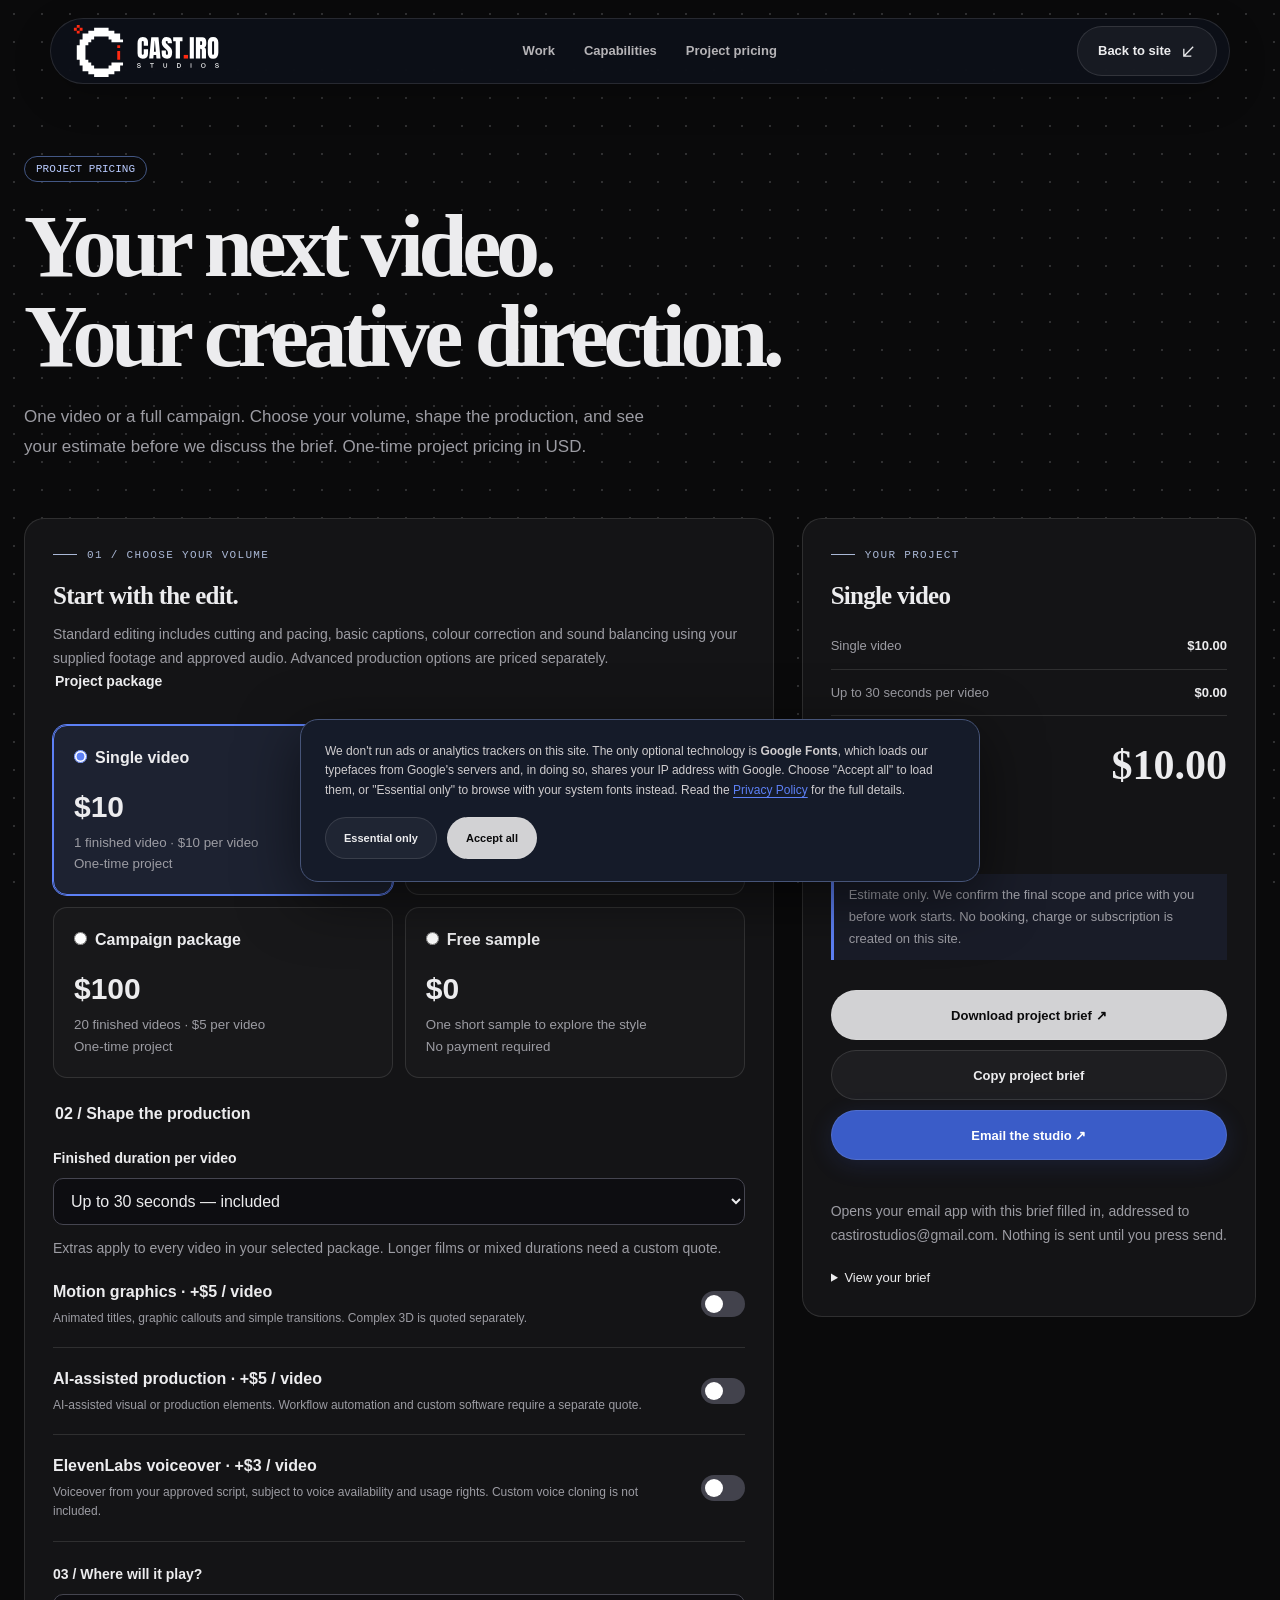
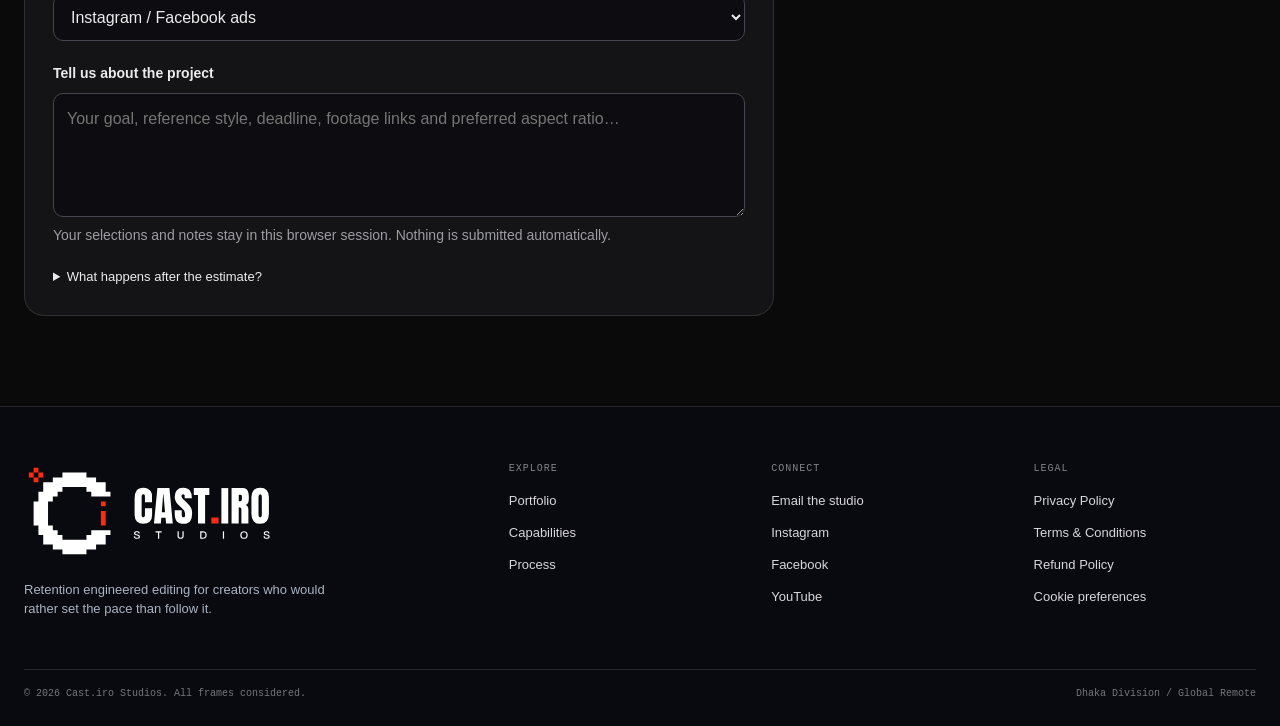
<file: Retainer.html>
<!doctype html>
<html lang="en">
<head>
  <meta charset="utf-8">
  <meta name="viewport" content="width=device-width, initial-scale=1">
  <meta name="description" content="Build a one-time video editing project with Cast.iro Studios.">
  <meta name="theme-color" content="#0a0a0b">
  <link rel="icon" type="image/svg+xml" href="assets/castiro-favicon.svg">
  <link rel="icon" type="image/png" sizes="64x64" href="assets/castiro-favicon-64.png">
  <link rel="shortcut icon" href="assets/castiro-favicon.ico">
  <link rel="apple-touch-icon" sizes="180x180" href="assets/castiro-apple-touch-icon-180.png">
  <title>Project Pricing | Cast.iro Studios</title>
<meta property="og:type" content="website">
<meta property="og:site_name" content="Cast.iro Studios">
<meta property="og:title" content="Project Pricing | Cast.iro Studios">
<meta property="og:description" content="Build a one-time video editing project with Cast.iro Studios.">
<meta property="og:image" content="assets/work/creator-reel.jpg">
<meta name="twitter:card" content="summary_large_image">


  <!--
    Google Fonts loads from JavaScript further down, only after a
    visitor accepts "Accept all" in the cookie banner. See the
    "COOKIE CONSENT" block in the script at the bottom of this file.
  -->

  <style>

    /* ==========================================================
       1. DESIGN TOKENS
       ========================================================== */
    :root {
      --ink: #ececee;
      --muted: #9c9ca3;
      --canvas: #0a0a0b;
      --surface: #141416;
      --line: rgba(236, 236, 238, .12);

      /* Kinetic palette: void black, charcoal, chalk and one cobalt
         accent, with a cool steel grey on the secondary labels.
         Kept in sync with index.html. */
      --accent: #5d80f5;
      --accent-dim: #8b8b94;
      --accent-rgb: 93, 128, 245;
      --cobalt: #3a5cc8;
      --chalk: #d2d2d4;
      --dot-rgb: 236, 236, 238;
      --serif: "Syne", Georgia, serif;
      --sans: "Manrope", -apple-system, BlinkMacSystemFont, "Segoe UI", sans-serif;
      --mono: "DM Mono", "Consolas", monospace;
      --ease: cubic-bezier(.16, 1, .3, 1);
    }

    /* ==========================================================
       2. RESET & BASE ELEMENTS
       ========================================================== */
    * {
      box-sizing: border-box;
      margin: 0;
    }

    html {
      scroll-behavior: smooth;
      background: var(--canvas);
    }

    body {
      min-width: 320px;
      overflow-x: hidden;
      background: var(--canvas);
      color: var(--ink);
      font-family: var(--sans);
      line-height: 1.5;
      /* Makes body its own stacking context, so the z-index:-1 dot
         layers below paint above the body background. */
      isolation: isolate;
    }

    ::selection {
      background: var(--cobalt);
      color: #fff;
    }

    /* Kinetic dot grid, which replaces the old film grain. Kept in sync
       with index.html. */
    body::before {
      content: "";
      position: fixed;
      inset: 0;
      z-index: -2;
      pointer-events: none;
      background-image: radial-gradient(circle, rgba(var(--dot-rgb), .17) 0 1px, transparent 1.6px);
      background-size: 28px 28px;
    }

    /* Cobalt copy of the lattice that follows the pointer; driven by
       the "KINETIC DOT GRID" script at the bottom of the page. */
    .kinetic-glow {
      position: fixed;
      z-index: -1;
      top: 0;
      left: 0;
      width: 360px;
      height: 360px;
      margin: -180px 0 0 -180px;
      pointer-events: none;
      opacity: 0;
      background-image: radial-gradient(circle, rgba(var(--accent-rgb), .95) 0 1.2px, transparent 1.8px);
      background-size: 28px 28px;
      -webkit-mask-image: radial-gradient(circle closest-side, #000 15%, transparent);
      mask-image: radial-gradient(circle closest-side, #000 15%, transparent);
      transition: opacity .4s;
    }

    .kinetic-glow.on {
      opacity: 1;
    }

    a {
      color: inherit;
      text-decoration: none;
    }

    button {
      color: inherit;
      font: inherit;
    }

    .shell {
      width: min(1240px, calc(100% - 48px));
      margin: auto;
    }

    .eyebrow {
      display: flex;
      align-items: center;
      gap: 10px;
      color: var(--accent-dim);
      font: 500 11px/1 var(--mono);
      letter-spacing: .12em;
      text-transform: uppercase;
    }

    .eyebrow::before {
      content: "";
      width: 24px;
      height: 1px;
      background: currentColor;
    }

    /* ==========================================================
       3. NAVIGATION
       ========================================================== */
    .nav {
      position: fixed;
      z-index: 15;
      top: 18px;
      left: 50%;
      width: min(1180px, calc(100% - 32px));
      transform: translateX(-50%);
      border: 1px solid transparent;
      border-radius: 999px;
      transition: .35s;
    }

    .nav.scrolled {
      top: 10px;
      background: rgba(12, 12, 14, .76);
      border-color: var(--line);
      box-shadow: 0 15px 45px rgba(0, 0, 0, .22);
      backdrop-filter: blur(18px);
    }

    .nav-inner {
      height: 64px;
      display: flex;
      align-items: center;
      justify-content: space-between;
      padding: 0 12px 0 20px;
    }

    /* The studio logo (assets/castiro-logo-horizontal-white.svg): the horizontal white
       cut on a transparent background. Kept in sync with index.html. */
    .brand {
      display: inline-flex;
      align-items: center;
    }

    .brand img {
      display: block;
      width: auto;
      height: 58px;
      transition: opacity .25s;
    }

    .brand:hover img {
      opacity: .78;
    }

    footer .brand img {
      height: 96px;
    }

    .nav-links {
      display: flex;
      gap: 3px;
      list-style: none;
      padding: 0;
    }

    .nav-links a {
      display: block;
      padding: 8px 13px;
      border-radius: 999px;
      color: #b6b4b7;
      font-size: 12px;
      font-weight: 700;
      transition: .25s;
    }

    .nav-links a:hover {
      color: #fff;
      background: rgba(236, 236, 238, .08);
    }

    .menu {
      display: none;
      border: 0;
      background: transparent;
      color: #fff;
      cursor: pointer;
    }

    .menu span {
      display: block;
      width: 21px;
      height: 1px;
      margin: 5px;
      background: #fff;
    }

    /* ==========================================================
       4. BUTTONS & CONTROLS
       ========================================================== */
    .button {
      --button-bg: var(--cobalt);
      --button-fg: #fff;
      position: relative;
      display: inline-flex;
      align-items: center;
      justify-content: center;
      gap: 10px;
      min-height: 48px;
      padding: 0 20px;
      overflow: hidden;
      border: 1px solid rgba(236, 236, 238, .12);
      border-radius: 999px;
      background: var(--button-bg);
      color: var(--button-fg);
      font-size: 12px;
      font-weight: 800;
      isolation: isolate;
      cursor: pointer;
      transition: transform .3s var(--ease), border-color .3s;
    }

    .button::before {
      content: "";
      position: absolute;
      inset: 0;
      z-index: -1;
      background: linear-gradient(110deg, transparent 30%, rgba(236, 236, 238, .32) 49%, transparent 58%);
      transform: translateX(-110%);
      transition: transform .65s var(--ease);
    }

    .button:hover::before {
      transform: translateX(110%);
    }

    .button:hover {
      border-color: rgba(236, 236, 238, .4);
    }

    .button svg {
      width: 15px;
      transition: .25s;
    }

    .button:hover svg {
      transform: translate(3px, -3px);
    }

    .button.ghost {
      --button-bg: rgba(236, 236, 238, .05);
      --button-fg: var(--ink);
    }

    /* Secondary emphasis is a chalk fill, not a second accent hue. */
    .button.solid {
      --button-bg: var(--chalk);
      --button-fg: var(--canvas);
    }

    /* ==========================================================
       5. HERO
       ========================================================== */
    .section {
      position: relative;
      padding: clamp(80px, 11vw, 150px) 0;
    }

    .section-head {
      display: grid;
      grid-template-columns: 1.15fr .85fr;
      gap: 30px;
      align-items: end;
      margin-bottom: 56px;
    }

    h2 {
      max-width: 720px;
      margin-top: 17px;
      font: 700 clamp(41px, 5.5vw, 75px) / .95 var(--serif);
      letter-spacing: -.07em;
    }

    .lead {
      max-width: 460px;
      color: var(--muted);
      font-size: 15px;
      line-height: 1.75;
    }

    /* ==========================================================
       6. PRICING PLANS
       ========================================================== */
    /* ==========================================================
       8. FOOTER
       ========================================================== */
    footer {
      padding: 56px 0 27px;
      border-top: 1px solid var(--line);
    }

    .footer-grid {
      display: grid;
      grid-template-columns: 2fr 1fr 1fr 1fr;
      gap: 40px;
    }

    .footer-blurb {
      max-width: 330px;
      margin-top: 14px;
      color: var(--muted);
      font-size: 13px;
    }

    .footer-title {
      margin-bottom: 14px;
      color: #858388;
      font: 10px var(--mono);
      letter-spacing: .1em;
      text-transform: uppercase;
    }

    .footer-links {
      list-style: none;
      padding: 0;
    }

    .footer-links li + li {
      margin-top: 8px;
    }

    .footer-links a, .footer-links button {
      display: inline;
      border: 0;
      background: none;
      padding: 0;
      color: #d9d6d9;
      font-size: 13px;
      font-family: inherit;
      cursor: pointer;
    }

    .footer-links a:hover, .footer-links button:hover {
      color: var(--accent);
    }

    .footer-bottom {
      display: flex;
      justify-content: space-between;
      gap: 20px;
      margin-top: 50px;
      padding-top: 18px;
      border-top: 1px solid var(--line);
      color: #77757a;
      font: 10px var(--mono);
    }

    /* ==========================================================
       9. COOKIE CONSENT BANNER
       ========================================================== */
    .cookie-banner {
      position: fixed;
      z-index: 90;
      left: 50%;
      bottom: 18px;
      width: min(680px, calc(100% - 32px));
      padding: 22px 24px;
      border: 1px solid var(--line);
      border-radius: 18px;
      background: rgba(15, 15, 18, .97);
      backdrop-filter: blur(20px);
      box-shadow: 0 25px 70px rgba(0, 0, 0, .45);
      transform: translate(-50%, 140%);
      transition: transform .5s var(--ease);
    }

    .cookie-banner.visible {
      transform: translate(-50%, 0);
    }

    .cookie-banner-text {
      color: #cfccce;
      font-size: 13px;
      line-height: 1.65;
    }

    .cookie-banner-text a {
      color: var(--accent);
      text-decoration: underline;
      text-underline-offset: 3px;
    }

    .cookie-banner-actions {
      display: flex;
      flex-wrap: wrap;
      gap: 10px;
      margin-top: 16px;
    }

    .cookie-banner .button {
      min-height: 42px;
      padding: 0 18px;
      font-size: 11px;
    }

    /* ==========================================================
       10. MOTION PRIMITIVE
       ========================================================== */
    .reveal {
      opacity: 0;
      transform: translateY(28px);
      transition: opacity .8s var(--ease), transform .8s var(--ease);
    }

    .reveal.visible {
      opacity: 1;
      transform: none;
    }

    .d1 { transition-delay: .1s; }
    .d2 { transition-delay: .2s; }
    .d3 { transition-delay: .3s; }

    /* ==========================================================
       12. RESPONSIVE — MOBILE (≤ 650px)
       ========================================================== */
    @media (max-width: 650px) {
      .shell { width: min(100% - 32px, 580px); }

      .nav-links {
        display: none;
        position: absolute;
        top: 72px;
        left: 0;
        right: 0;
        padding: 10px;
        flex-direction: column;
        border: 1px solid var(--line);
        border-radius: 18px;
        background: rgba(13, 13, 15, .94);
        backdrop-filter: blur(20px);
      }

      .nav.open .nav-links { display: flex; }
      .menu { display: block; }
      .nav .button { min-height: 40px; padding: 0 14px; }


      .footer-grid { grid-template-columns: 1fr 1fr; }
      .footer-grid > :first-child { grid-column: span 2; }
      .footer-bottom { flex-direction: column; }
    }

    /* ==========================================================
       13. REDUCED MOTION
       ========================================================== */
    @media (prefers-reduced-motion: reduce) {
      *, *::before, *::after {
        scroll-behavior: auto !important;
        animation-duration: .01ms !important;
        animation-iteration-count: 1 !important;
        transition-duration: .01ms !important;
      }
      .reveal, .hero h1 .word { opacity: 1; transform: none; }
    }

  </style>
<link rel="stylesheet" href="assets/studio-polish.css">
<noscript><style>.loader{display:none!important}.reveal,.hero h1 .word{opacity:1!important;transform:none!important}.nav-links{display:flex!important;position:static!important;flex-wrap:wrap}.nav-inner{height:auto;min-height:64px;flex-wrap:wrap}.menu{display:none!important}</style></noscript>
<link rel="stylesheet" href="assets/project-pricing.css"><link rel="canonical" href="https://castirostudios.github.io/Retainer.html"><meta property="og:url" content="https://castirostudios.github.io/Retainer.html"></head>
<body>
<a class="skip-link" href="#main-content">Skip to content</a>

  <!-- ============================================================
       NAVIGATION
       ============================================================ -->
  <nav class="nav" aria-label="Primary navigation">
    <div class="nav-inner">
      <a class="brand" href="index.html"><img src="assets/castiro-logo-horizontal-white.svg" alt="Cast.iro Studios home" width="2090" height="800"></a>
      <ul class="nav-links">
        <li><a href="index.html#port">Work</a></li>
        <li><a href="index.html#svc">Capabilities</a></li>
        <li><a href="#project-builder">Project pricing</a></li>
      </ul>
      <a class="button ghost" href="index.html">
        Back to site
        <svg viewBox="0 0 16 16" fill="none" stroke="currentColor" stroke-width="1.4"><path d="M13 3 3 13M3 5v8h8"/></svg>
      </a>
      <button class="menu" aria-label="Toggle menu" aria-expanded="false"><span></span><span></span></button>
    </div>
  </nav>

  <main id="main-content" tabindex="-1">
<section class="project-hero shell"><span class="draft-label">PROJECT PRICING</span><h1>Your next video.<br>Your creative direction.</h1><p>One video or a full campaign. Choose your volume, shape the production, and see your estimate before we discuss the brief. One-time project pricing in USD.</p></section>
<form id="project-builder" class="shell project-layout">
<div class="project-card"><div class="eyebrow">01 / Choose your volume</div><h2 style="margin-top:18px">Start with the edit.</h2><p>Standard editing includes cutting and pacing, basic captions, colour correction and sound balancing using your supplied footage and approved audio. Advanced production options are priced separately.</p>
<fieldset><legend class="project-field">Project package</legend><div class="package-grid">
<label class="package-option"><input type="radio" name="package" value="single" checked><strong>Single video</strong><b>$10</b><small>1 finished video · $10 per video<br>One-time project</small></label>
<label class="package-option"><input type="radio" name="package" value="batch"><strong>Content batch</strong><b>$50</b><small>10 finished videos · $5 per video<br>One-time project</small></label>
<label class="package-option"><input type="radio" name="package" value="campaign"><strong>Campaign package</strong><b>$100</b><small>20 finished videos · $5 per video<br>One-time project</small></label>
<label class="package-option"><input type="radio" name="package" value="sample"><strong>Free sample</strong><b>$0</b><small>One short sample to explore the style<br>No payment required</small></label>
</div></fieldset>
<p id="sample-note" class="project-notice" hidden>Sample scope: one watermarked edit up to 15 seconds from your supplied footage, subject to availability. Paid extras are disabled for the sample.</p>
<fieldset id="paid-options"><legend>02 / Shape the production</legend><label for="duration" class="project-field">Finished duration per video</label><select class="project-input" id="duration" name="duration"><option value="30">Up to 30 seconds — included</option><option value="60">Up to 60 seconds — +$5 per video</option><option value="90">Up to 90 seconds — +$10 per video</option></select>
<p style="margin-top:12px">Extras apply to every video in your selected package. Longer films or mixed durations need a custom quote.</p>
<label class="extra-option"><span><strong>Motion graphics · +$5 / video</strong><small>Animated titles, graphic callouts and simple transitions. Complex 3D is quoted separately.</small></span><input type="checkbox" name="extra" value="motion" role="switch" aria-label="Add motion graphics"></label>
<label class="extra-option"><span><strong>AI-assisted production · +$5 / video</strong><small>AI-assisted visual or production elements. Workflow automation and custom software require a separate quote.</small></span><input type="checkbox" name="extra" value="ai" role="switch" aria-label="Add AI-assisted production"></label>
<label class="extra-option"><span><strong>ElevenLabs voiceover · +$3 / video</strong><small>Voiceover from your approved script, subject to voice availability and usage rights. Custom voice cloning is not included.</small></span><input type="checkbox" name="extra" value="voice" role="switch" aria-label="Add ElevenLabs voiceover"></label>
</fieldset>
<label class="project-field" for="platform">03 / Where will it play?</label><select class="project-input" id="platform" name="platform"><option>Instagram / Facebook ads</option><option>TikTok / Reels / Shorts</option><option>YouTube</option><option>LinkedIn</option><option>Other / multiple platforms</option></select>
<label class="project-field" for="brief">Tell us about the project</label><textarea class="project-input" id="brief" name="brief" rows="4" maxlength="4000" placeholder="Your goal, reference style, deadline, footage links and preferred aspect ratio…"></textarea><p>Your selections and notes stay in this browser session. Nothing is submitted automatically.</p>
<details><summary>What happens after the estimate?</summary><ul class="scope-list"><li>We review the brief and confirm deliverables, revisions and timing.</li><li>We agree on the final quote and payment arrangements before work starts.</li><li>More than 20 videos, mixed extras or complex production can be quoted individually.</li></ul></details></div>
<aside class="project-card project-summary" aria-label="Project estimate"><div class="eyebrow">Your project</div><h2 id="summary-name" style="margin-top:18px">Single video</h2><div id="summary-lines" class="quote-lines"></div><div class="quote-total" aria-live="polite" aria-atomic="true"><span>Estimated total<br><small>USD · one-time</small></span><strong id="total">$10.00</strong></div><span class="per-video" id="per-video">$10.00 / video</span><p class="project-notice">Estimate only. We confirm the final scope and price with you before work starts. No booking, charge or subscription is created on this site.</p><button type="button" class="button solid" id="download-brief">Download project brief ↗</button><button type="button" class="button ghost" id="copy-brief">Copy project brief</button><button type="button" class="button" id="email-brief">Email the studio ↗</button><p id="brief-status" role="status"></p><p>Opens your email app with this brief filled in, addressed to <a href="mailto:castirostudios@gmail.com">castirostudios@gmail.com</a>. Nothing is sent until you press send.</p><details><summary>View your brief</summary><textarea id="brief-output" class="project-input" readonly aria-label="Generated project brief"></textarea></details></aside>
</form></main>

  <!-- ============================================================
       FOOTER
       ============================================================ -->
  <footer>
    <div class="shell">
      <div class="footer-grid">
        <div>
          <a class="brand" href="index.html"><img src="assets/castiro-logo-horizontal-white.svg" alt="Cast.iro Studios" width="2090" height="800" loading="lazy"></a>
          <p class="footer-blurb">Retention engineered editing for creators who would rather set the pace than follow it.</p>
        </div>
        <div>
          <p class="footer-title">Explore</p>
          <ul class="footer-links">
            <li><a href="index.html#port">Portfolio</a></li>
            <li><a href="index.html#svc">Capabilities</a></li>
            <li><a href="index.html#process">Process</a></li>
          </ul>
        </div>
        <div>
          <p class="footer-title">Connect</p>
          <ul class="footer-links">
            <li><a href="mailto:castirostudios@gmail.com">Email the studio</a></li>
            <li><a href="https://www.instagram.com/castirostudios/" target="_blank" rel="noopener noreferrer">Instagram</a></li>
            <li><a href="https://www.facebook.com/profile.php?id=61595258197567" target="_blank" rel="noopener noreferrer">Facebook</a></li>
            <li><a href="https://www.youtube.com/@CastiroStudios" target="_blank" rel="noopener noreferrer">YouTube</a></li>
          </ul>
        </div>
        <div>
          <p class="footer-title">Legal</p>
          <ul class="footer-links">
            <li><a href="Privacy-Policy.html">Privacy Policy</a></li>
            <li><a href="Terms-and-Conditions.html">Terms &amp; Conditions</a></li>
            <li><a href="Refund-Policy.html">Refund Policy</a></li>
            <li><button type="button" id="cookie-preferences-link">Cookie preferences</button></li>
          </ul>
        </div>
      </div>
      <div class="footer-bottom">
        <span>© 2026 Cast.iro Studios. All frames considered.</span>
        <span>Dhaka Division / Global Remote</span>
      </div>
    </div>
  </footer>

  <!-- ============================================================
       COOKIE CONSENT BANNER
       ============================================================ -->
  <div class="cookie-banner" id="cookie-consent" role="dialog" aria-live="polite" aria-label="Cookie preferences" hidden>
    <p class="cookie-banner-text">
      We don't run ads or analytics trackers on this site. The only optional technology is
      <strong>Google Fonts</strong>, which loads our typefaces from Google's servers and, in
      doing so, shares your IP address with Google. Choose "Accept all" to load them, or
      "Essential only" to browse with your system fonts instead. Read the
      <a href="Privacy-Policy.html">Privacy Policy</a> for the full details.
    </p>
    <div class="cookie-banner-actions">
      <button class="button ghost" id="cookie-decline" type="button">Essential only</button>
      <button class="button solid" id="cookie-accept" type="button">Accept all</button>
    </div>
  </div>

  <script>
    (() => {

      const $  = (selector, parent = document) => parent.querySelector(selector);
      const $$ = (selector, parent = document) => [...parent.querySelectorAll(selector)];
      const reduce = matchMedia('(prefers-reduced-motion: reduce)').matches;

      /* --------------------------------------------------------
         COOKIE CONSENT
         Same mechanism as the homepage: Google Fonts is only
         requested after "Accept all" is chosen, and the choice
         is remembered in localStorage as "all" or "essential".
         -------------------------------------------------------- */
      (() => {
        const STORAGE_KEY = 'castiro-cookie-consent';
        const banner      = $('#cookie-consent');
        const acceptBtn   = $('#cookie-accept');
        const declineBtn  = $('#cookie-decline');
        const reopenLink  = $('#cookie-preferences-link');

        function loadGoogleFonts() {
          if ($('#google-fonts-stylesheet')) return;

          const preconnect1 = document.createElement('link');
          preconnect1.rel = 'preconnect';
          preconnect1.href = 'https://fonts.googleapis.com';

          const preconnect2 = document.createElement('link');
          preconnect2.rel = 'preconnect';
          preconnect2.href = 'https://fonts.gstatic.com';
          preconnect2.crossOrigin = 'anonymous';

          const stylesheet = document.createElement('link');
          stylesheet.id = 'google-fonts-stylesheet';
          stylesheet.rel = 'stylesheet';
          stylesheet.href = 'https://fonts.googleapis.com/css2?family=DM+Mono:wght@400;500&family=Manrope:wght@400;500;600;700;800&family=Syne:wght@600;700;800&display=swap';

          document.head.append(preconnect1, preconnect2, stylesheet);
        }

        let bannerTimer;
        function showBanner() {
          clearTimeout(bannerTimer);
          banner.hidden = false;
          requestAnimationFrame(() => banner.classList.add('visible'));
        }

        function hideBanner() {
          banner.classList.remove('visible');
          bannerTimer = setTimeout(() => { banner.hidden = true; }, 500);
        }

        function readStoredChoice() {
          try { return localStorage.getItem(STORAGE_KEY); }
          catch { return null; }
        }

        function storeChoice(choice) {
          try { localStorage.setItem(STORAGE_KEY, choice); }
          catch { /* private browsing / storage blocked — banner will just reappear next visit */ }
        }

        const savedChoice = readStoredChoice();
        if (savedChoice === 'all') {
          loadGoogleFonts();
        } else if (!savedChoice) {
          showBanner();
        }

        acceptBtn.addEventListener('click', () => {
          storeChoice('all');
          loadGoogleFonts();
          hideBanner();
        });

        declineBtn.addEventListener('click', () => {
          storeChoice('essential');
          hideBanner();
        });

        if (reopenLink) {
          reopenLink.addEventListener('click', () => showBanner());
        }
      })();

      /* --------------------------------------------------------
         NAVIGATION
         -------------------------------------------------------- */
      const nav  = $('.nav');
      const menu = $('.menu');
      document.body.classList.add('ready');

      addEventListener('scroll', () => {
        nav.classList.toggle('scrolled', scrollY > 25);
      }, { passive: true });

      menu.addEventListener('click', () => {
        const open = nav.classList.toggle('open');
        menu.setAttribute('aria-expanded', open);
      });

      $$('.nav-links a').forEach(link => {
        link.addEventListener('click', () => nav.classList.remove('open'));
      });

      /* --------------------------------------------------------
         SCROLL REVEAL
         -------------------------------------------------------- */
      const observer = new IntersectionObserver(entries => {
        entries.forEach(entry => {
          if (entry.isIntersecting) {
            entry.target.classList.add('visible');
            observer.unobserve(entry.target);
          }
        });
      }, { threshold: .12, rootMargin: '0px 0px -30px' });

      $$('.reveal').forEach(el => observer.observe(el));

      /* --------------------------------------------------------
         MAGNETIC BUTTONS
         -------------------------------------------------------- */
      if (matchMedia('(pointer:fine)').matches && !reduce) {
        $$('.button').forEach(el => {
          el.addEventListener('pointermove', event => {
            const rect = el.getBoundingClientRect();
            const x = (event.clientX - rect.left - rect.width / 2) * .16;
            const y = (event.clientY - rect.top - rect.height / 2) * .2;
            el.style.transform = `translate(${x}px, ${y}px)`;
          });
          el.addEventListener('pointerleave', () => { el.style.transform = ''; });
        });
      }

    })();
  </script>

  <script>
    /* --------------------------------------------------------
       KINETIC DOT GRID
       Lights up the lattice around the pointer (see .kinetic-glow).
       The background offset keeps the cobalt dots pinned to the
       grey grid while the 360px window follows the cursor. Fine
       pointers only, and off entirely under reduced motion.
       -------------------------------------------------------- */
    (() => {
      if (matchMedia('(prefers-reduced-motion: reduce)').matches || !matchMedia('(pointer:fine)').matches) return;

      const GRID = 28;
      const HALF = 180;
      const glow = document.createElement('div');
      glow.className = 'kinetic-glow';
      glow.setAttribute('aria-hidden', 'true');
      document.body.prepend(glow);

      let x = 0, y = 0, pending = false;
      addEventListener('pointermove', event => {
        x = event.clientX; y = event.clientY;
        if (pending) return;
        pending = true;
        requestAnimationFrame(() => {
          pending = false;
          glow.style.transform = `translate(${x}px, ${y}px)`;
          glow.style.backgroundPosition = `${(HALF - x) % GRID}px ${(HALF - y) % GRID}px`;
          glow.classList.add('on');
        });
      }, { passive: true });

      document.addEventListener('mouseout', event => {
        if (!event.relatedTarget) glow.classList.remove('on');
      });
    })();
  </script>
<script src="assets/studio-polish.js" defer></script>
<script src="assets/project-pricing.js" defer></script></body>
</html>
</file>
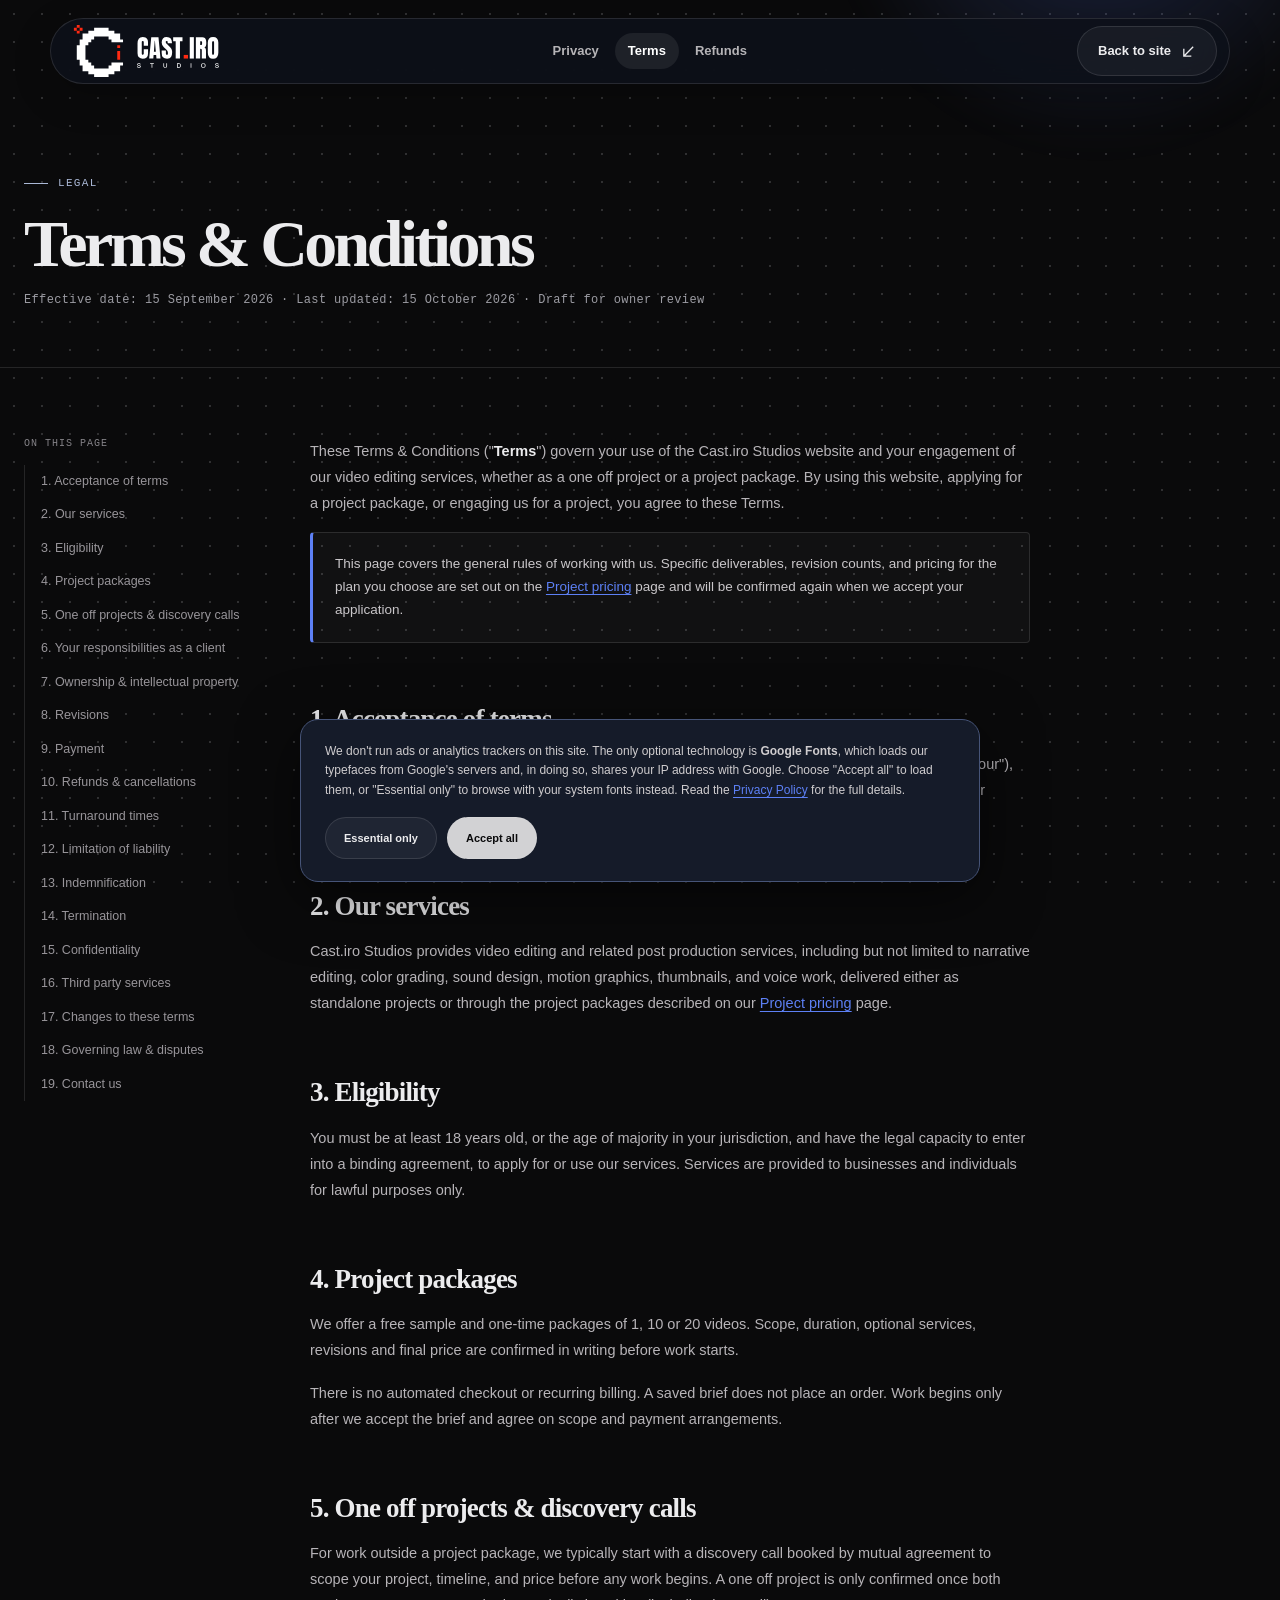
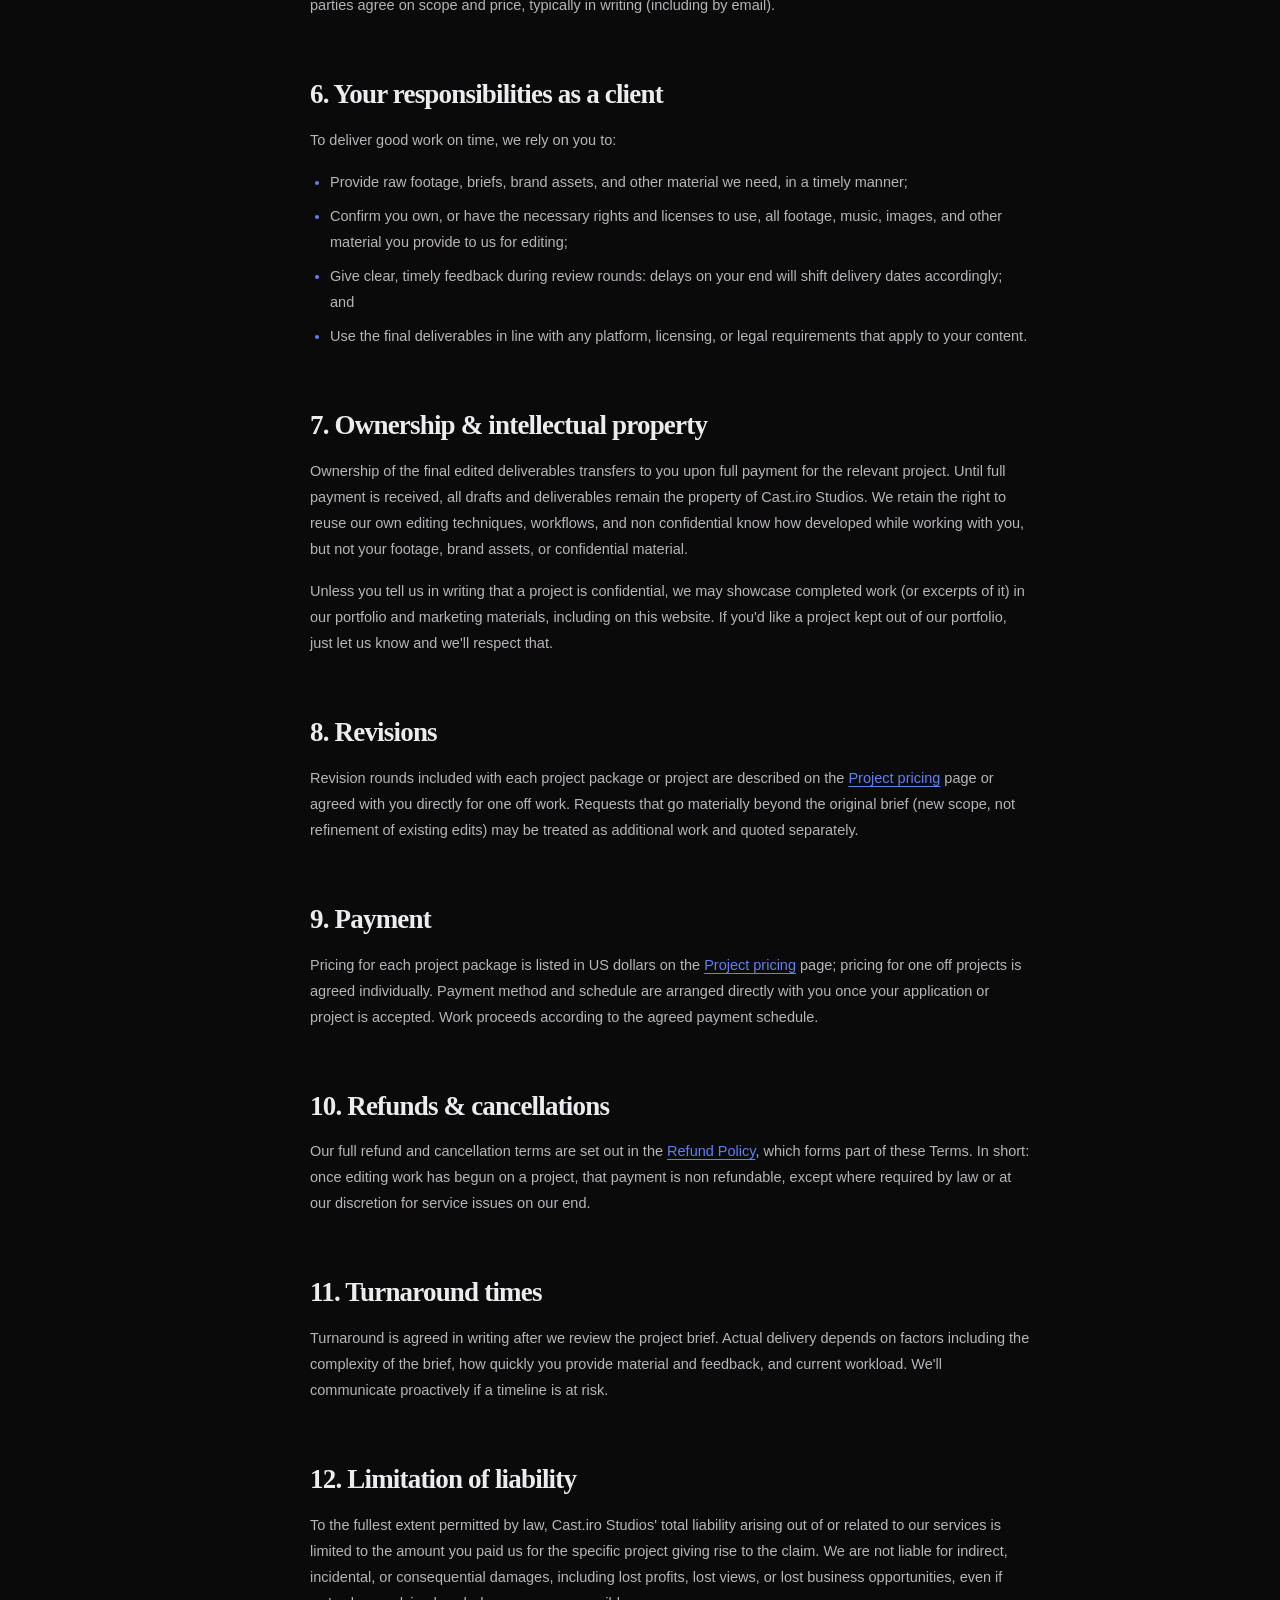
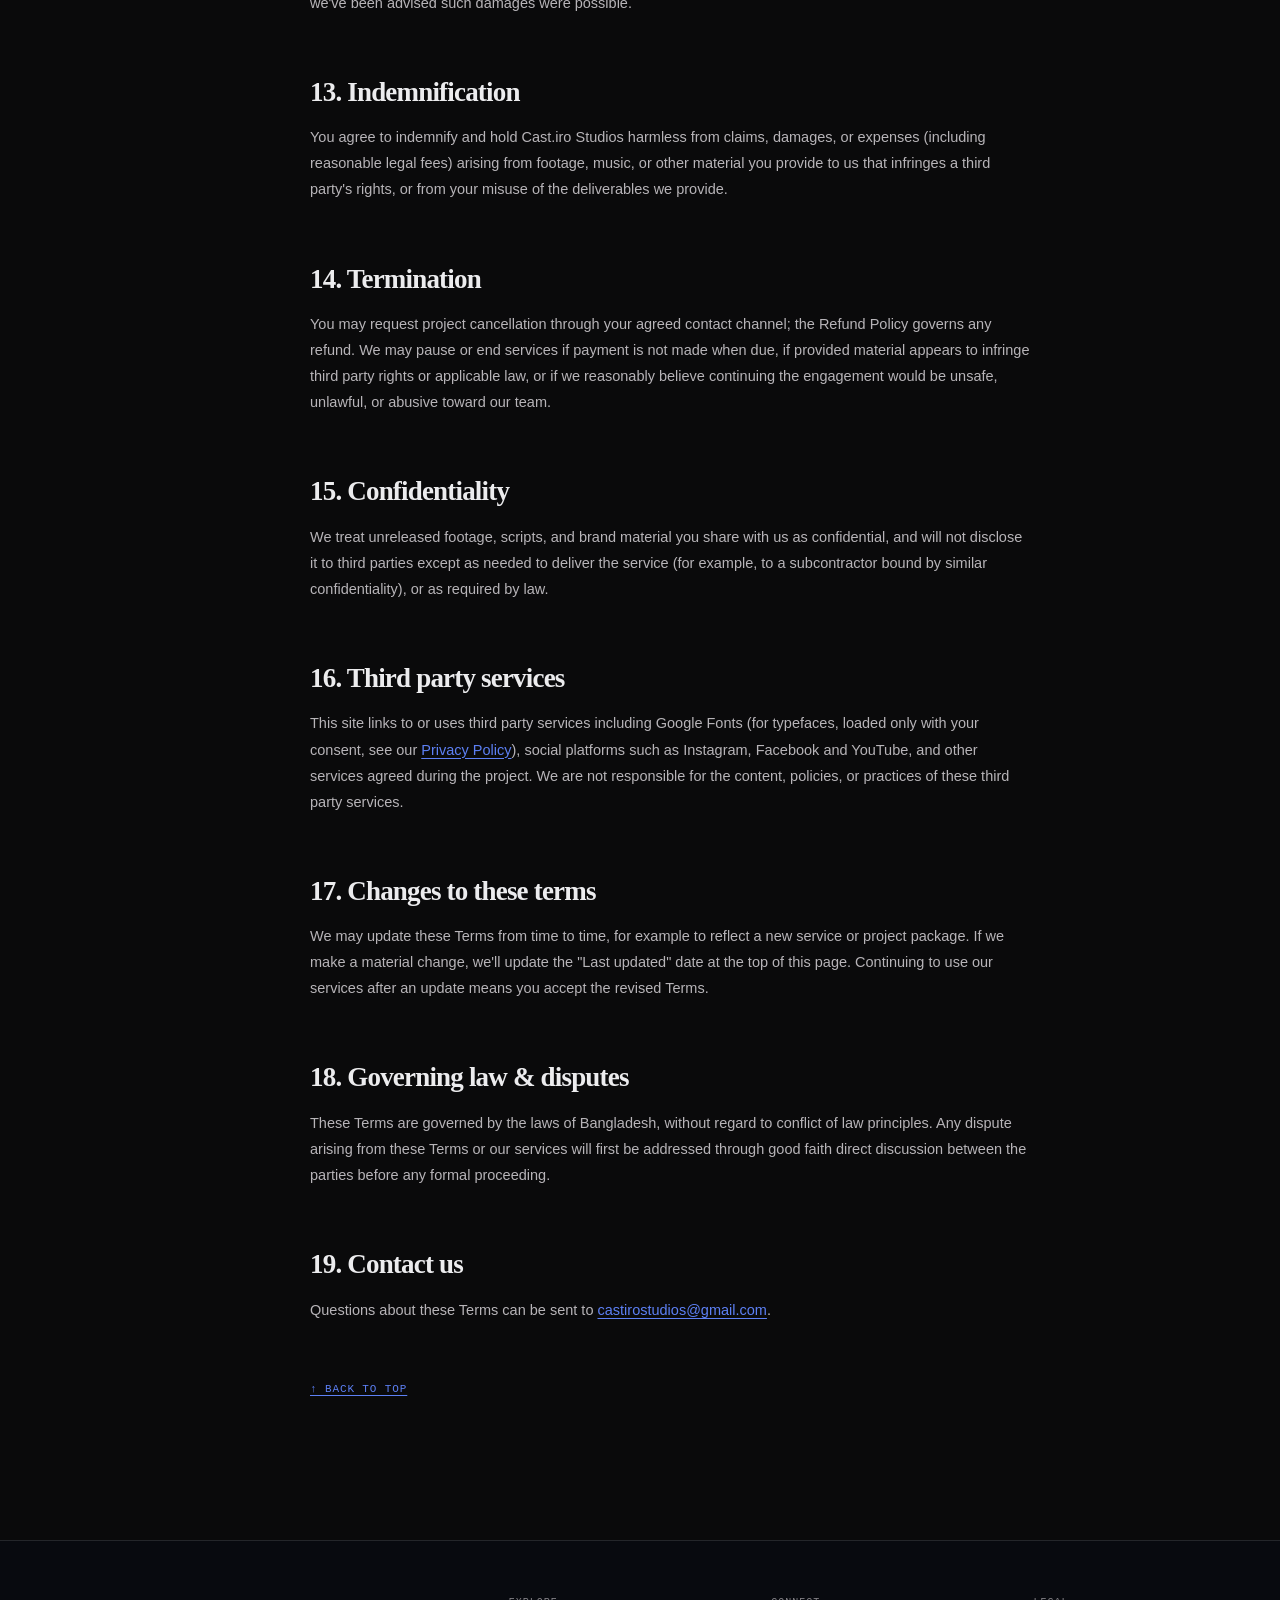
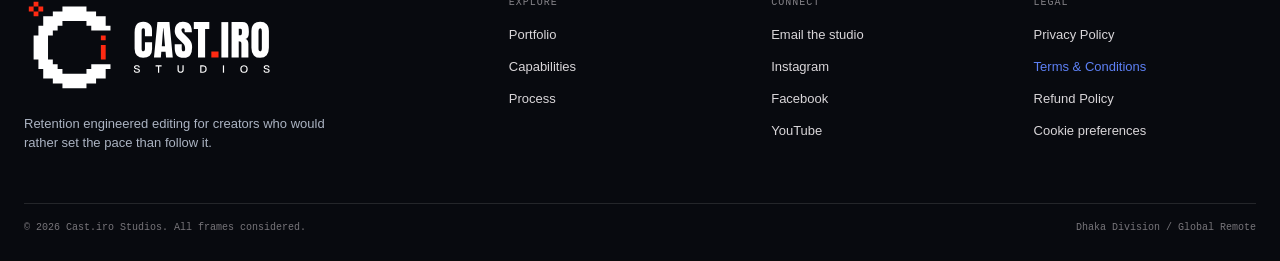
<file: Terms-and-Conditions.html>
<!doctype html>
<html lang="en">
<head>
  <meta charset="utf-8">
  <meta name="viewport" content="width=device-width, initial-scale=1">
  <meta name="description" content="The terms that govern using the Cast.iro Studios website and engaging our editing services.">
  <meta name="theme-color" content="#0a0a0b">
  <link rel="icon" type="image/svg+xml" href="assets/castiro-favicon.svg">
  <link rel="icon" type="image/png" sizes="64x64" href="assets/castiro-favicon-64.png">
  <link rel="shortcut icon" href="assets/castiro-favicon.ico">
  <link rel="apple-touch-icon" sizes="180x180" href="assets/castiro-apple-touch-icon-180.png">
  <title>Terms &amp; Conditions | Cast.iro Studios</title>
<meta property="og:type" content="website">
<meta property="og:site_name" content="Cast.iro Studios">
<meta property="og:title" content="Terms &amp; Conditions | Cast.iro Studios">
<meta property="og:description" content="The terms that govern using the Cast.iro Studios website and engaging our editing services.">
<meta property="og:image" content="assets/work/creator-reel.jpg">
<meta name="twitter:card" content="summary_large_image">


  <!--
    Google Fonts loads from JavaScript further down, only after a
    visitor accepts "Accept all" in the cookie banner. See the
    "COOKIE CONSENT" block in the script at the bottom of this file.
  -->

  <style>

    /* ==========================================================
       1. DESIGN TOKENS
       ========================================================== */
    :root {
      --ink: #ececee;
      --muted: #9c9ca3;
      --canvas: #0a0a0b;
      --surface: #141416;
      --line: rgba(236, 236, 238, .12);

      /* Kinetic palette: void black, charcoal, chalk and one cobalt
         accent, with a cool steel grey on the secondary labels.
         Kept in sync with index.html. */
      --accent: #5d80f5;
      --accent-dim: #8b8b94;
      --accent-rgb: 93, 128, 245;
      --cobalt: #3a5cc8;
      --chalk: #d2d2d4;
      --dot-rgb: 236, 236, 238;
      --serif: "Syne", Georgia, serif;
      --sans: "Manrope", -apple-system, BlinkMacSystemFont, "Segoe UI", sans-serif;
      --mono: "DM Mono", "Consolas", monospace;
      --ease: cubic-bezier(.16, 1, .3, 1);
    }

    /* ==========================================================
       2. RESET & BASE ELEMENTS
       ========================================================== */
    * {
      box-sizing: border-box;
      margin: 0;
    }

    html {
      scroll-behavior: smooth;
      background: var(--canvas);
    }

    body {
      min-width: 320px;
      overflow-x: hidden;
      background: var(--canvas);
      color: var(--ink);
      font-family: var(--sans);
      line-height: 1.5;
      /* Makes body its own stacking context, so the z-index:-1 dot
         layers below paint above the body background. */
      isolation: isolate;
    }

    ::selection {
      background: var(--cobalt);
      color: #fff;
    }

    /* Kinetic dot grid, the site-wide backdrop. Kept in sync with
       index.html. */
    body::before {
      content: "";
      position: fixed;
      inset: 0;
      z-index: -2;
      pointer-events: none;
      background-image: radial-gradient(circle, rgba(var(--dot-rgb), .17) 0 1px, transparent 1.6px);
      background-size: 28px 28px;
    }

    /* Cobalt copy of the lattice that follows the pointer; driven by
       the "KINETIC DOT GRID" script at the bottom of the page. */
    .kinetic-glow {
      position: fixed;
      z-index: -1;
      top: 0;
      left: 0;
      width: 360px;
      height: 360px;
      margin: -180px 0 0 -180px;
      pointer-events: none;
      opacity: 0;
      background-image: radial-gradient(circle, rgba(var(--accent-rgb), .95) 0 1.2px, transparent 1.8px);
      background-size: 28px 28px;
      -webkit-mask-image: radial-gradient(circle closest-side, #000 15%, transparent);
      mask-image: radial-gradient(circle closest-side, #000 15%, transparent);
      transition: opacity .4s;
    }

    .kinetic-glow.on {
      opacity: 1;
    }

    a {
      color: inherit;
      text-decoration: none;
    }

    button {
      color: inherit;
      font: inherit;
    }

    .shell {
      width: min(1240px, calc(100% - 48px));
      margin: auto;
    }

    .eyebrow {
      display: flex;
      align-items: center;
      gap: 10px;
      color: var(--accent-dim);
      font: 500 11px/1 var(--mono);
      letter-spacing: .12em;
      text-transform: uppercase;
    }

    .eyebrow::before {
      content: "";
      width: 24px;
      height: 1px;
      background: currentColor;
    }

    /* ==========================================================
       3. NAVIGATION
       ========================================================== */
    .nav {
      position: fixed;
      z-index: 15;
      top: 18px;
      left: 50%;
      width: min(1180px, calc(100% - 32px));
      transform: translateX(-50%);
      border: 1px solid transparent;
      border-radius: 999px;
      transition: .35s;
    }

    .nav.scrolled {
      top: 10px;
      background: rgba(12, 12, 14, .76);
      border-color: var(--line);
      box-shadow: 0 15px 45px rgba(0, 0, 0, .22);
      backdrop-filter: blur(18px);
    }

    .nav-inner {
      height: 64px;
      display: flex;
      align-items: center;
      justify-content: space-between;
      padding: 0 12px 0 20px;
    }

    /* The studio logo (assets/castiro-logo-horizontal-white.svg): the horizontal white
       cut on a transparent background. Kept in sync with index.html. */
    .brand {
      display: inline-flex;
      align-items: center;
    }

    .brand img {
      display: block;
      width: auto;
      height: 58px;
      transition: opacity .25s;
    }

    .brand:hover img {
      opacity: .78;
    }

    footer .brand img {
      height: 96px;
    }

    .nav-links {
      display: flex;
      gap: 3px;
      list-style: none;
      padding: 0;
    }

    .nav-links a {
      display: block;
      padding: 8px 13px;
      border-radius: 999px;
      color: #b6b4b7;
      font-size: 12px;
      font-weight: 700;
      transition: .25s;
    }

    .nav-links a:hover, .nav-links a.current {
      color: #fff;
      background: rgba(236, 236, 238, .08);
    }

    .menu {
      display: none;
      border: 0;
      background: transparent;
      color: #fff;
      cursor: pointer;
    }

    .menu span {
      display: block;
      width: 21px;
      height: 1px;
      margin: 5px;
      background: #fff;
    }

    /* ==========================================================
       4. BUTTONS
       ========================================================== */
    .button {
      --button-bg: var(--cobalt);
      --button-fg: #fff;
      position: relative;
      display: inline-flex;
      align-items: center;
      justify-content: center;
      gap: 10px;
      min-height: 48px;
      padding: 0 20px;
      overflow: hidden;
      border: 1px solid rgba(236, 236, 238, .12);
      border-radius: 999px;
      background: var(--button-bg);
      color: var(--button-fg);
      font-size: 12px;
      font-weight: 800;
      isolation: isolate;
      cursor: pointer;
      transition: transform .3s var(--ease), border-color .3s;
    }

    .button::before {
      content: "";
      position: absolute;
      inset: 0;
      z-index: -1;
      background: linear-gradient(110deg, transparent 30%, rgba(236, 236, 238, .32) 49%, transparent 58%);
      transform: translateX(-110%);
      transition: transform .65s var(--ease);
    }

    .button:hover::before {
      transform: translateX(110%);
    }

    .button:hover {
      border-color: rgba(236, 236, 238, .4);
    }

    .button svg {
      width: 15px;
      transition: .25s;
    }

    .button:hover svg {
      transform: translate(3px, -3px);
    }

    .button.ghost {
      --button-bg: rgba(236, 236, 238, .05);
      --button-fg: var(--ink);
    }

    /* Secondary emphasis is a chalk fill, not a second accent hue. */
    .button.solid {
      --button-bg: var(--chalk);
      --button-fg: var(--canvas);
    }

    /* ==========================================================
       5. LEGAL PAGE HERO
       ========================================================== */
    .legal-hero {
      position: relative;
      padding: 175px 0 60px;
      border-bottom: 1px solid var(--line);
      overflow: hidden;
    }

    .legal-hero::before {
      content: "";
      position: absolute;
      width: 600px;
      height: 600px;
      top: -420px;
      right: -120px;
      border-radius: 50%;
      background: radial-gradient(circle, rgba(var(--accent-rgb), .24), transparent 64%);
      filter: blur(15px);
      pointer-events: none;
    }

    .legal-hero h1 {
      position: relative;
      max-width: 780px;
      margin: 18px 0 16px;
      font: 700 clamp(38px, 5.5vw, 66px) / 1.02 var(--serif);
      letter-spacing: -.055em;
      text-wrap: balance;
    }

    .legal-meta {
      position: relative;
      color: var(--muted);
      font: 12px var(--mono);
      letter-spacing: .03em;
    }

    /* ==========================================================
       6. LEGAL BODY — TABLE OF CONTENTS + CONTENT
       ========================================================== */
    .legal-body {
      padding: 70px 0 140px;
    }

    .legal-shell {
      display: grid;
      grid-template-columns: 230px 1fr;
      gap: 56px;
      align-items: start;
    }

    .legal-toc {
      position: sticky;
      top: 100px;
    }

    .legal-toc-title {
      margin-bottom: 16px;
      color: #858388;
      font: 10px var(--mono);
      letter-spacing: .1em;
      text-transform: uppercase;
    }

    .legal-toc ol {
      list-style: none;
      padding: 0;
      border-left: 1px solid var(--line);
    }

    .legal-toc li {
      margin: 0;
    }

    .legal-toc a {
      display: block;
      padding: 8px 0 8px 16px;
      margin-left: -1px;
      border-left: 1px solid transparent;
      color: #98959a;
      font-size: 12.5px;
      line-height: 1.4;
      transition: color .2s, border-color .2s;
    }

    .legal-toc a:hover {
      color: var(--accent);
      border-left-color: var(--accent);
    }

    .legal-content {
      max-width: 720px;
      color: #cac7ca;
      font-size: 14.5px;
      line-height: 1.8;
    }

    .legal-content > * + * {
      margin-top: 16px;
    }

    .legal-content h2 {
      margin-top: 52px;
      padding-top: 8px;
      color: var(--ink);
      font: 700 clamp(21px, 2.4vw, 27px) / 1.2 var(--serif);
      letter-spacing: -.03em;
      scroll-margin-top: 100px;
    }

    .legal-content > h2:first-child {
      margin-top: 0;
    }

    .legal-content h3 {
      margin-top: 28px;
      color: var(--ink);
      font: 700 16px/1.4 var(--sans);
    }

    .legal-content p, .legal-content li {
      color: #b7b4b8;
    }

    .legal-content strong {
      color: var(--ink);
      font-weight: 700;
    }

    .legal-content a {
      color: var(--accent);
      text-decoration: underline;
      text-underline-offset: 3px;
    }

    .legal-content ul, .legal-content ol.legal-list {
      padding-left: 20px;
    }

    .legal-content li + li {
      margin-top: 8px;
    }

    .legal-content li::marker {
      color: var(--accent);
    }

    .legal-callout {
      padding: 20px 22px;
      border: 1px solid var(--line);
      border-left: 3px solid var(--accent);
      border-radius: 4px;
      background: rgba(236, 236, 238, .03);
      color: #cac7ca;
      font-size: 13.5px;
      line-height: 1.7;
    }

    .legal-content table {
      width: 100%;
      margin-top: 8px;
      border-collapse: collapse;
      font-size: 13px;
    }

    .legal-content th, .legal-content td {
      padding: 10px 12px;
      border: 1px solid var(--line);
      text-align: left;
      vertical-align: top;
    }

    .legal-content th {
      background: rgba(236, 236, 238, .04);
      color: var(--ink);
      font: 700 11px var(--mono);
      letter-spacing: .04em;
      text-transform: uppercase;
    }

    .legal-back-top {
      display: inline-flex;
      align-items: center;
      gap: 8px;
      margin-top: 60px;
      color: #858388;
      font: 11px var(--mono);
      letter-spacing: .08em;
      text-transform: uppercase;
    }

    .legal-back-top:hover {
      color: var(--accent);
    }

    /* ==========================================================
       7. FOOTER
       ========================================================== */
    footer {
      padding: 56px 0 27px;
      border-top: 1px solid var(--line);
    }

    .footer-grid {
      display: grid;
      grid-template-columns: 2fr 1fr 1fr 1fr;
      gap: 40px;
    }

    .footer-blurb {
      max-width: 330px;
      margin-top: 14px;
      color: var(--muted);
      font-size: 13px;
    }

    .footer-title {
      margin-bottom: 14px;
      color: #858388;
      font: 10px var(--mono);
      letter-spacing: .1em;
      text-transform: uppercase;
    }

    .footer-links {
      list-style: none;
      padding: 0;
    }

    .footer-links li + li {
      margin-top: 8px;
    }

    .footer-links a, .footer-links button {
      display: inline;
      border: 0;
      background: none;
      padding: 0;
      color: #d9d6d9;
      font-size: 13px;
      font-family: inherit;
      cursor: pointer;
    }

    .footer-links a:hover, .footer-links button:hover {
      color: var(--accent);
    }

    .footer-links a.current {
      color: var(--accent);
    }

    .footer-bottom {
      display: flex;
      justify-content: space-between;
      gap: 20px;
      margin-top: 50px;
      padding-top: 18px;
      border-top: 1px solid var(--line);
      color: #77757a;
      font: 10px var(--mono);
    }

    /* ==========================================================
       8. COOKIE CONSENT BANNER
       ========================================================== */
    .cookie-banner {
      position: fixed;
      z-index: 90;
      left: 50%;
      bottom: 18px;
      width: min(680px, calc(100% - 32px));
      padding: 22px 24px;
      border: 1px solid var(--line);
      border-radius: 18px;
      background: rgba(15, 15, 18, .97);
      backdrop-filter: blur(20px);
      box-shadow: 0 25px 70px rgba(0, 0, 0, .45);
      transform: translate(-50%, 140%);
      transition: transform .5s var(--ease);
    }

    .cookie-banner.visible {
      transform: translate(-50%, 0);
    }

    .cookie-banner-text {
      color: #cfccce;
      font-size: 13px;
      line-height: 1.65;
    }

    .cookie-banner-text a {
      color: var(--accent);
      text-decoration: underline;
      text-underline-offset: 3px;
    }

    .cookie-banner-actions {
      display: flex;
      flex-wrap: wrap;
      gap: 10px;
      margin-top: 16px;
    }

    .cookie-banner .button {
      min-height: 42px;
      padding: 0 18px;
      font-size: 11px;
    }

    /* ==========================================================
       9. RESPONSIVE
       ========================================================== */
    @media (max-width: 900px) {
      .legal-shell { grid-template-columns: 1fr; gap: 32px; }
      .legal-toc { position: static; border-bottom: 1px solid var(--line); padding-bottom: 24px; }
    }

    @media (max-width: 650px) {
      .shell { width: min(100% - 32px, 580px); }

      .nav-links {
        display: none;
        position: absolute;
        top: 72px;
        left: 0;
        right: 0;
        padding: 10px;
        flex-direction: column;
        border: 1px solid var(--line);
        border-radius: 18px;
        background: rgba(13, 13, 15, .94);
        backdrop-filter: blur(20px);
      }

      .nav.open .nav-links { display: flex; }
      .menu { display: block; }
      .nav .button { min-height: 40px; padding: 0 14px; }

      .legal-hero { padding: 145px 0 40px; }

      .footer-grid { grid-template-columns: 1fr 1fr; }
      .footer-grid > :first-child { grid-column: span 2; }
      .footer-bottom { flex-direction: column; }
    }

    @media (prefers-reduced-motion: reduce) {
      *, *::before, *::after {
        scroll-behavior: auto !important;
        animation-duration: .01ms !important;
        animation-iteration-count: 1 !important;
        transition-duration: .01ms !important;
      }
    }

  </style>
<link rel="stylesheet" href="assets/studio-polish.css">
<noscript><style>.loader{display:none!important}.reveal,.hero h1 .word{opacity:1!important;transform:none!important}.nav-links{display:flex!important;position:static!important;flex-wrap:wrap}.nav-inner{height:auto;min-height:64px;flex-wrap:wrap}.menu{display:none!important}</style></noscript>
<link rel="canonical" href="https://castirostudios.github.io/Terms-and-Conditions.html"><meta property="og:url" content="https://castirostudios.github.io/Terms-and-Conditions.html"></head>
<body class="ready">
<a class="skip-link" href="#main-content">Skip to content</a>

  <!-- ============================================================
       NAVIGATION
       ============================================================ -->
  <nav class="nav" aria-label="Primary navigation">
    <div class="nav-inner">
      <a class="brand" href="index.html"><img src="assets/castiro-logo-horizontal-white.svg" alt="Cast.iro Studios home" width="2090" height="800"></a>
      <ul class="nav-links">
        <li><a href="Privacy-Policy.html">Privacy</a></li>
        <li><a class="current" href="Terms-and-Conditions.html">Terms</a></li>
        <li><a href="Refund-Policy.html">Refunds</a></li>
      </ul>
      <a class="button ghost" href="index.html">
        Back to site
        <svg viewBox="0 0 16 16" fill="none" stroke="currentColor" stroke-width="1.4"><path d="M13 3 3 13M3 5v8h8"/></svg>
      </a>
      <button class="menu" aria-label="Toggle menu" aria-expanded="false"><span></span><span></span></button>
    </div>
  </nav>

  <main id="main-content" tabindex="-1"><span id="top"></span>

    <!-- ==========================================================
         PAGE HERO
         ========================================================== -->
    <section class="legal-hero">
      <div class="shell">
        <div class="eyebrow">Legal</div>
        <h1>Terms &amp; Conditions</h1>
        <p class="legal-meta">Effective date: 15 September 2026 · Last updated: 15 October 2026 · Draft for owner review</p>
      </div>
    </section>

    <!-- ==========================================================
         PAGE BODY
         ========================================================== -->
    <section class="legal-body">
      <div class="shell legal-shell">

        <!-- Table of contents -->
        <aside class="legal-toc">
          <p class="legal-toc-title">On this page</p>
          <ol>
            <li><a href="#acceptance">1. Acceptance of terms</a></li>
            <li><a href="#services">2. Our services</a></li>
            <li><a href="#eligibility">3. Eligibility</a></li>
            <li><a href="#packages">4. Project packages</a></li>
            <li><a href="#one-off">5. One off projects &amp; discovery calls</a></li>
            <li><a href="#client-duties">6. Your responsibilities as a client</a></li>
            <li><a href="#ip">7. Ownership &amp; intellectual property</a></li>
            <li><a href="#revisions">8. Revisions</a></li>
            <li><a href="#payment">9. Payment</a></li>
            <li><a href="#refunds">10. Refunds &amp; cancellations</a></li>
            <li><a href="#turnaround">11. Turnaround times</a></li>
            <li><a href="#liability">12. Limitation of liability</a></li>
            <li><a href="#indemnity">13. Indemnification</a></li>
            <li><a href="#termination">14. Termination</a></li>
            <li><a href="#confidentiality">15. Confidentiality</a></li>
            <li><a href="#third-party">16. Third party services</a></li>
            <li><a href="#changes">17. Changes to these terms</a></li>
            <li><a href="#law">18. Governing law &amp; disputes</a></li>
            <li><a href="#contact">19. Contact us</a></li>
          </ol>
        </aside>

        <!-- Terms text -->
        <div class="legal-content">

          <p>These Terms &amp; Conditions ("<strong>Terms</strong>") govern your use of the Cast.iro Studios website and your engagement of our video editing services, whether as a one off project or a project package. By using this website, applying for a project package, or engaging us for a project, you agree to these Terms.</p>

          <div class="legal-callout">
            This page covers the general rules of working with us. Specific deliverables, revision counts, and pricing for the plan you choose are set out on the <a href="Retainer.html">Project pricing</a> page and will be confirmed again when we accept your application.
          </div>

          <h2 id="acceptance">1. Acceptance of terms</h2>
          <p>By browsing this website, submitting an application, or otherwise engaging Cast.iro Studios ("we," "us," "our"), you ("client," "you") agree to be bound by these Terms. If you're agreeing on behalf of a company or other organization, you confirm you have the authority to bind that organization.</p>

          <h2 id="services">2. Our services</h2>
          <p>Cast.iro Studios provides video editing and related post production services, including but not limited to narrative editing, color grading, sound design, motion graphics, thumbnails, and voice work, delivered either as standalone projects or through the project packages described on our <a href="Retainer.html">Project pricing</a> page.</p>

          <h2 id="eligibility">3. Eligibility</h2>
          <p>You must be at least 18 years old, or the age of majority in your jurisdiction, and have the legal capacity to enter into a binding agreement, to apply for or use our services. Services are provided to businesses and individuals for lawful purposes only.</p>

          <h2 id="packages">4. Project packages</h2>
          <p>We offer a free sample and one-time packages of 1, 10 or 20 videos. Scope, duration, optional services, revisions and final price are confirmed in writing before work starts.</p>
          <p>There is no automated checkout or recurring billing. A saved brief does not place an order. Work begins only after we accept the brief and agree on scope and payment arrangements.</p>

          <h2 id="one-off">5. One off projects &amp; discovery calls</h2>
          <p>For work outside a project package, we typically start with a discovery call booked by mutual agreement to scope your project, timeline, and price before any work begins. A one off project is only confirmed once both parties agree on scope and price, typically in writing (including by email).</p>

          <h2 id="client-duties">6. Your responsibilities as a client</h2>
          <p>To deliver good work on time, we rely on you to:</p>
          <ul>
            <li>Provide raw footage, briefs, brand assets, and other material we need, in a timely manner;</li>
            <li>Confirm you own, or have the necessary rights and licenses to use, all footage, music, images, and other material you provide to us for editing;</li>
            <li>Give clear, timely feedback during review rounds: delays on your end will shift delivery dates accordingly; and</li>
            <li>Use the final deliverables in line with any platform, licensing, or legal requirements that apply to your content.</li>
          </ul>

          <h2 id="ip">7. Ownership &amp; intellectual property</h2>
          <p>Ownership of the final edited deliverables transfers to you upon full payment for the relevant project. Until full payment is received, all drafts and deliverables remain the property of Cast.iro Studios. We retain the right to reuse our own editing techniques, workflows, and non confidential know how developed while working with you, but not your footage, brand assets, or confidential material.</p>
          <p>Unless you tell us in writing that a project is confidential, we may showcase completed work (or excerpts of it) in our portfolio and marketing materials, including on this website. If you'd like a project kept out of our portfolio, just let us know and we'll respect that.</p>

          <h2 id="revisions">8. Revisions</h2>
          <p>Revision rounds included with each project package or project are described on the <a href="Retainer.html">Project pricing</a> page or agreed with you directly for one off work. Requests that go materially beyond the original brief (new scope, not refinement of existing edits) may be treated as additional work and quoted separately.</p>

          <h2 id="payment">9. Payment</h2>
          <p>Pricing for each project package is listed in US dollars on the <a href="Retainer.html">Project pricing</a> page; pricing for one off projects is agreed individually. Payment method and schedule are arranged directly with you once your application or project is accepted. Work proceeds according to the agreed payment schedule.</p>

          <h2 id="refunds">10. Refunds &amp; cancellations</h2>
          <p>Our full refund and cancellation terms are set out in the <a href="Refund-Policy.html">Refund Policy</a>, which forms part of these Terms. In short: once editing work has begun on a project, that payment is non refundable, except where required by law or at our discretion for service issues on our end.</p>

          <h2 id="turnaround">11. Turnaround times</h2>
          <p>Turnaround is agreed in writing after we review the project brief. Actual delivery depends on factors including the complexity of the brief, how quickly you provide material and feedback, and current workload. We'll communicate proactively if a timeline is at risk.</p>

          <h2 id="liability">12. Limitation of liability</h2>
          <p>To the fullest extent permitted by law, Cast.iro Studios' total liability arising out of or related to our services is limited to the amount you paid us for the specific project giving rise to the claim. We are not liable for indirect, incidental, or consequential damages, including lost profits, lost views, or lost business opportunities, even if we've been advised such damages were possible.</p>

          <h2 id="indemnity">13. Indemnification</h2>
          <p>You agree to indemnify and hold Cast.iro Studios harmless from claims, damages, or expenses (including reasonable legal fees) arising from footage, music, or other material you provide to us that infringes a third party's rights, or from your misuse of the deliverables we provide.</p>

          <h2 id="termination">14. Termination</h2>
          <p>You may request project cancellation through your agreed contact channel; the Refund Policy governs any refund. We may pause or end services if payment is not made when due, if provided material appears to infringe third party rights or applicable law, or if we reasonably believe continuing the engagement would be unsafe, unlawful, or abusive toward our team.</p>

          <h2 id="confidentiality">15. Confidentiality</h2>
          <p>We treat unreleased footage, scripts, and brand material you share with us as confidential, and will not disclose it to third parties except as needed to deliver the service (for example, to a subcontractor bound by similar confidentiality), or as required by law.</p>

          <h2 id="third-party">16. Third party services</h2>
          <p>This site links to or uses third party services including Google Fonts (for typefaces, loaded only with your consent, see our <a href="Privacy-Policy.html">Privacy Policy</a>), social platforms such as Instagram, Facebook and YouTube, and other services agreed during the project. We are not responsible for the content, policies, or practices of these third party services.</p>

          <h2 id="changes">17. Changes to these terms</h2>
          <p>We may update these Terms from time to time, for example to reflect a new service or project package. If we make a material change, we'll update the "Last updated" date at the top of this page. Continuing to use our services after an update means you accept the revised Terms.</p>

          <h2 id="law">18. Governing law &amp; disputes</h2>
          <p>These Terms are governed by the laws of Bangladesh, without regard to conflict of law principles. Any dispute arising from these Terms or our services will first be addressed through good faith direct discussion between the parties before any formal proceeding.</p>

          <h2 id="contact">19. Contact us</h2>
          <p>Questions about these Terms can be sent to <a href="mailto:castirostudios@gmail.com">castirostudios@gmail.com</a>.</p>

          <a class="legal-back-top" href="#top">↑ Back to top</a>
        </div>

      </div>
    </section>

  </main>

  <!-- ============================================================
       FOOTER
       ============================================================ -->
  <footer>
    <div class="shell">
      <div class="footer-grid">
        <div>
          <a class="brand" href="index.html"><img src="assets/castiro-logo-horizontal-white.svg" alt="Cast.iro Studios" width="2090" height="800" loading="lazy"></a>
          <p class="footer-blurb">Retention engineered editing for creators who would rather set the pace than follow it.</p>
        </div>
        <div>
          <p class="footer-title">Explore</p>
          <ul class="footer-links">
            <li><a href="index.html#port">Portfolio</a></li>
            <li><a href="index.html#svc">Capabilities</a></li>
            <li><a href="index.html#process">Process</a></li>
          </ul>
        </div>
        <div>
          <p class="footer-title">Connect</p>
          <ul class="footer-links">
            <li><a href="mailto:castirostudios@gmail.com">Email the studio</a></li>
            <li><a href="https://www.instagram.com/castirostudios/" target="_blank" rel="noopener noreferrer">Instagram</a></li>
            <li><a href="https://www.facebook.com/profile.php?id=61595258197567" target="_blank" rel="noopener noreferrer">Facebook</a></li>
            <li><a href="https://www.youtube.com/@CastiroStudios" target="_blank" rel="noopener noreferrer">YouTube</a></li>
          </ul>
        </div>
        <div>
          <p class="footer-title">Legal</p>
          <ul class="footer-links">
            <li><a href="Privacy-Policy.html">Privacy Policy</a></li>
            <li><a class="current" href="Terms-and-Conditions.html">Terms &amp; Conditions</a></li>
            <li><a href="Refund-Policy.html">Refund Policy</a></li>
            <li><button type="button" id="cookie-preferences-link">Cookie preferences</button></li>
          </ul>
        </div>
      </div>
      <div class="footer-bottom">
        <span>© 2026 Cast.iro Studios. All frames considered.</span>
        <span>Dhaka Division / Global Remote</span>
      </div>
    </div>
  </footer>

  <!-- ============================================================
       COOKIE CONSENT BANNER
       ============================================================ -->
  <div class="cookie-banner" id="cookie-consent" role="dialog" aria-live="polite" aria-label="Cookie preferences" hidden>
    <p class="cookie-banner-text">
      We don't run ads or analytics trackers on this site. The only optional technology is
      <strong>Google Fonts</strong>, which loads our typefaces from Google's servers and, in
      doing so, shares your IP address with Google. Choose "Accept all" to load them, or
      "Essential only" to browse with your system fonts instead. Read the
      <a href="Privacy-Policy.html">Privacy Policy</a> for the full details.
    </p>
    <div class="cookie-banner-actions">
      <button class="button ghost" id="cookie-decline" type="button">Essential only</button>
      <button class="button solid" id="cookie-accept" type="button">Accept all</button>
    </div>
  </div>

  <script>
    (() => {

      const $ = (selector, parent = document) => parent.querySelector(selector);

      /* --------------------------------------------------------
         COOKIE CONSENT
         -------------------------------------------------------- */
      (() => {
        const STORAGE_KEY = 'castiro-cookie-consent';
        const banner      = $('#cookie-consent');
        const acceptBtn   = $('#cookie-accept');
        const declineBtn  = $('#cookie-decline');
        const reopenLink  = $('#cookie-preferences-link');

        function loadGoogleFonts() {
          if ($('#google-fonts-stylesheet')) return;

          const preconnect1 = document.createElement('link');
          preconnect1.rel = 'preconnect';
          preconnect1.href = 'https://fonts.googleapis.com';

          const preconnect2 = document.createElement('link');
          preconnect2.rel = 'preconnect';
          preconnect2.href = 'https://fonts.gstatic.com';
          preconnect2.crossOrigin = 'anonymous';

          const stylesheet = document.createElement('link');
          stylesheet.id = 'google-fonts-stylesheet';
          stylesheet.rel = 'stylesheet';
          stylesheet.href = 'https://fonts.googleapis.com/css2?family=DM+Mono:wght@400;500&family=Manrope:wght@400;500;600;700;800&family=Syne:wght@600;700;800&display=swap';

          document.head.append(preconnect1, preconnect2, stylesheet);
        }

        let bannerTimer;
        function showBanner() {
          clearTimeout(bannerTimer);
          banner.hidden = false;
          requestAnimationFrame(() => banner.classList.add('visible'));
        }

        function hideBanner() {
          banner.classList.remove('visible');
          bannerTimer = setTimeout(() => { banner.hidden = true; }, 500);
        }

        function readStoredChoice() {
          try { return localStorage.getItem(STORAGE_KEY); }
          catch { return null; }
        }

        function storeChoice(choice) {
          try { localStorage.setItem(STORAGE_KEY, choice); }
          catch { /* private browsing / storage blocked — banner will just reappear next visit */ }
        }

        const savedChoice = readStoredChoice();
        if (savedChoice === 'all') {
          loadGoogleFonts();
        } else if (!savedChoice) {
          showBanner();
        }

        acceptBtn.addEventListener('click', () => {
          storeChoice('all');
          loadGoogleFonts();
          hideBanner();
        });

        declineBtn.addEventListener('click', () => {
          storeChoice('essential');
          hideBanner();
        });

        if (reopenLink) {
          reopenLink.addEventListener('click', () => showBanner());
        }
      })();

      /* --------------------------------------------------------
         NAVIGATION
         -------------------------------------------------------- */
      const nav  = $('.nav');
      const menu = $('.menu');

      addEventListener('scroll', () => {
        nav.classList.toggle('scrolled', scrollY > 25);
      }, { passive: true });

      menu.addEventListener('click', () => {
        const open = nav.classList.toggle('open');
        menu.setAttribute('aria-expanded', open);
      });

      [...document.querySelectorAll('.nav-links a')].forEach(link => {
        link.addEventListener('click', () => nav.classList.remove('open'));
      });

    })();
  </script>

  <script>
    /* --------------------------------------------------------
       KINETIC DOT GRID
       Lights up the lattice around the pointer (see .kinetic-glow).
       The background offset keeps the cobalt dots pinned to the
       grey grid while the 360px window follows the cursor. Fine
       pointers only, and off entirely under reduced motion.
       -------------------------------------------------------- */
    (() => {
      if (matchMedia('(prefers-reduced-motion: reduce)').matches || !matchMedia('(pointer:fine)').matches) return;

      const GRID = 28;
      const HALF = 180;
      const glow = document.createElement('div');
      glow.className = 'kinetic-glow';
      glow.setAttribute('aria-hidden', 'true');
      document.body.prepend(glow);

      let x = 0, y = 0, pending = false;
      addEventListener('pointermove', event => {
        x = event.clientX; y = event.clientY;
        if (pending) return;
        pending = true;
        requestAnimationFrame(() => {
          pending = false;
          glow.style.transform = `translate(${x}px, ${y}px)`;
          glow.style.backgroundPosition = `${(HALF - x) % GRID}px ${(HALF - y) % GRID}px`;
          glow.classList.add('on');
        });
      }, { passive: true });

      document.addEventListener('mouseout', event => {
        if (!event.relatedTarget) glow.classList.remove('on');
      });
    })();
  </script>
<script src="assets/studio-polish.js" defer></script>
</body>
</html>
</file>
<file: assets/studio-polish.css>
@charset "UTF-8";
/* Presentation layer: original page structure and business logic remain in place. */
:root{--serif:"Syne",Georgia,serif;--sans:"Manrope",-apple-system,BlinkMacSystemFont,"Segoe UI",sans-serif;--mono:"DM Mono",Consolas,monospace;--accent:#5d80f5;--accent-rgb:93,128,245;--cobalt:#3a5cc8;--canvas:#0a0a0b;--surface:#141416;--ink:#ececee}
html{scroll-padding-top:110px}
:focus-visible{outline:2px solid #a4b7ff;outline-offset:5px}
.skip-link{position:fixed;top:10px;left:20px;z-index:1000;padding:12px 20px;background:#fff;color:#111;border-radius:8px;transform:translateY(-160%)}
.skip-link:focus{transform:none}
.nav{background:rgba(13,17,26,.88);border-color:var(--line);backdrop-filter:blur(20px);box-shadow:0 12px 40px #0003}
.nav-links a{font-size:13px}
.button{min-height:50px;font-size:13px}
.button:not(.ghost):not(.solid){box-shadow:0 5px 24px #405bd829}
.eyebrow{color:#aab8d6;line-height:1.5}
.section{padding-top:100px;padding-bottom:100px}
.section-head h2{letter-spacing:-.055em;line-height:1.06}
.lead{line-height:1.8}
.service,.plan{background:linear-gradient(145deg,#171d2b,#10131b);border:1px solid var(--line);border-radius:18px;transition:border-color .25s,background .25s}
.service:hover,.plan:hover{border-color:#667ebd;background:linear-gradient(145deg,#1d263b,#121722)}
.service-grid{gap:16px}
.service-icon{color:#a9baff}
.service p,.step p,.feature-copy p,.booking-option p{color:#b3b9c8}
.work-feature{border-radius:22px;overflow:hidden;background:#121722;border:1px solid var(--line)}
.tile{border-radius:16px}
.tile:focus-visible{outline-offset:4px}
.feature-media{border-radius:0}
.feature-copy{padding:36px}
.feature-specs li{border-radius:6px}
.process-grid{gap:24px}
.step{border-top:2px solid #526bab;padding-top:24px}
.metrics{background:linear-gradient(110deg,#19233d,#111620);border:1px solid #3d4c71;border-radius:20px}
.booking-panel{border-radius:24px;background:radial-gradient(ellipse at 90% 0,#354e9a40,transparent 70%),#131923;border:1px solid #3d4c71;overflow:hidden}
footer{background:#080a0f}
.footer-blurb{color:#abb3c2}
.footer-links a:hover{color:#b6c6ff}
.cookie-banner{border-radius:18px;border-color:#465478;background:#151b29;box-shadow:0 16px 60px #0008}
.cookie-banner-text{font-size:12px;line-height:1.65}
.home .hero{min-height:0;padding:160px 0 42px;background:radial-gradient(ellipse at 85% 30%,#21345e55,transparent 50%)}
.home .hero-grid{grid-template-columns:1.15fr 1fr;align-items:center;gap:58px}
.home .hero h1{font-size:clamp(58px,6.4vw,92px);line-height:1.02;letter-spacing:-.075em;margin:24px 0}
.home .hero h1 .line{overflow:visible}
.home .hero-kicker{font:500 10px/1.5 var(--mono);letter-spacing:.16em}
.home .hero-kicker span{background:none;color:#b8c6e6;-webkit-text-fill-color:currentColor;animation:none}
.home .hero-description{font-size:16px;max-width:500px;line-height:1.85;color:#acb6cb}
.home .hero-foot{margin-top:58px;padding-top:25px;border-top:1px solid var(--line);align-items:center}
.home .hero-stat b{font-size:25px;letter-spacing:-.04em;margin-bottom:6px}
.home .hero-stat small{font-size:10px;color:#a7b0c4}
.home .hero::after{display:none}
.studio-stage{position:relative;min-width:0;padding:20px;border:1px solid #a7baff30;border-radius:24px;background:linear-gradient(145deg,#202a3c,#0f1420);box-shadow:0 32px 90px #0006;transform:rotate(2deg)}
.stage-top,.stage-bottom{display:flex;justify-content:space-between;gap:12px;font:10px/1.5 var(--mono);letter-spacing:.08em;color:#b4bed3;text-transform:uppercase}
.stage-top{margin-bottom:18px}.stage-top span:first-child::before{content:"";display:inline-block;width:6px;height:6px;background:#9bb2ff;border-radius:50%;margin-right:8px;box-shadow:0 0 14px #8aa6ff}
.stage-frames{display:grid;grid-template-columns:1fr 1.1fr 1fr;align-items:center;gap:10px;height:300px;overflow:hidden;border-radius:12px;background:#090c14}
.stage-frames img{width:100%;height:255px;object-fit:cover;border-radius:9px;filter:saturate(.78)}
.stage-frames img:nth-child(2){height:300px;filter:saturate(.95)}
.stage-label{display:flex;justify-content:space-between;align-items:center;margin:22px 0 18px;gap:12px}.stage-label strong{font-size:22px;letter-spacing:-.05em}.stage-label a{display:grid;place-items:center;width:44px;height:44px;border:1px solid #8fa7e5;border-radius:50%;font-size:22px;color:#d8e2ff}.stage-label a:hover{background:#405bd8}
.edit-timeline{display:grid;grid-template-columns:1.2fr .7fr 1fr .6fr;gap:5px;border-top:1px solid #536385;padding-top:12px;margin-bottom:14px;position:relative}.edit-timeline span{height:24px;border-radius:3px;background:#526ec0}.edit-timeline span:nth-child(2){background:#849cd9}.edit-timeline span:nth-child(3){background:#344c87}.edit-timeline::after{content:"";position:absolute;top:4px;bottom:-6px;left:62%;width:1px;background:#e1eaff}
.stage-bottom{font-size:9px;color:#8f9eb9}
.home .marquee{background:#0e121c;border-color:#25304a;transform:none}
.home .marquee-track{animation-duration:60s}
.faq-layout{display:grid;grid-template-columns:.8fr 1.2fr;gap:80px}.faq-layout h2{font:700 clamp(36px,4vw,54px)/1.08 var(--serif);letter-spacing:-.055em;margin:18px 0}.faq-layout>div>p{color:#aab5ca;max-width:320px;line-height:1.8}.faq-list details{border-bottom:1px solid var(--line)}.faq-list summary{list-style:none;cursor:pointer;font-size:16px;font-weight:600;padding:23px 36px 23px 0;position:relative}.faq-list summary::-webkit-details-marker{display:none}.faq-list summary::after{content:"+";position:absolute;right:2px;color:#a8baff;font-size:24px;top:17px}.faq-list details[open] summary::after{content:"−"}.faq-list details p{padding:0 20px 24px 0;color:#aab5ca;line-height:1.8;font-size:14px}.faq-list a{text-decoration:underline;text-underline-offset:3px}
@media(min-width:821px){.home .shell{width:min(1240px,calc(100% - 96px))}}
@media(max-width:1100px){.home .hero-grid{gap:30px}.stage-frames{height:250px}.stage-frames img{height:210px}.stage-frames img:nth-child(2){height:250px}.studio-stage{padding:15px}}
@media(max-width:820px){.home .hero{padding-top:130px}.home .hero-grid{grid-template-columns:1fr}.home .hero h1{font-size:clamp(56px,10vw,84px)}.studio-stage{transform:none;max-width:550px;width:100%;margin:12px auto 0}.stage-frames{height:310px}.stage-frames img{height:270px}.stage-frames img:nth-child(2){height:310px}.faq-layout{grid-template-columns:1fr;gap:24px}.faq-layout>div>p{max-width:100%}.section{padding-top:72px;padding-bottom:72px}}
@media(max-width:540px){.nav{top:10px}.nav-inner{padding-left:10px}.nav .brand img{height:45px}.home .hero{padding-top:115px}.home .hero h1{font-size:clamp(43px,12vw,65px)}.home .hero-kicker{font-size:9px;letter-spacing:.09em;gap:8px}.home .hero-kicker::before{width:18px}.home .hero-description{font-size:15px}.home .hero-actions{gap:10px;margin-top:25px}.home .hero-actions .button{padding:0 17px}.studio-stage{border-radius:18px}.stage-frames{height:245px;gap:7px}.stage-frames img{height:215px}.stage-frames img:nth-child(2){height:245px}.stage-top{font-size:8px}.stage-label strong{font-size:21px}.home .hero-foot{margin-top:30px;gap:24px}.home .hero-stat b{font-size:23px}.home .hero-stat small{font-size:8px;letter-spacing:.03em}.feature-copy{padding:26px}.home .metrics{display:grid;grid-template-columns:1fr 1fr}.home .metric{padding:25px 10px;border-bottom:0}.home .metric b{font-size:32px}.home .metric small{font-size:9px}.cookie-banner{max-height:55svh;overflow:auto}.section-head h2{font-size:40px}.faq-list summary{font-size:15px}.footer-bottom{gap:12px}.home .reel-grid .tile-title{font-size:16px}}
@media(prefers-reduced-motion:reduce){.studio-stage{transform:none}}
.nle-progress{position:fixed;top:0;left:0;width:100%;height:2px;z-index:99;background:var(--accent);box-shadow:0 0 12px rgba(var(--accent-rgb),.8);transform:scaleX(0);transform-origin:0 50%;pointer-events:none}
.stage-top{align-items:center}.stage-timecode{color:var(--ink);font:10px/1.5 var(--mono);font-variant-numeric:tabular-nums;white-space:nowrap}
.stage-frames button{padding:0;border:0;background:none;min-width:0;cursor:pointer;border-radius:9px;transition:transform .3s,box-shadow .3s;overflow:hidden}.stage-frames button img{display:block}.stage-frames button:is(:hover,:focus-visible),.stage-frames button.is-active{transform:scale(1.035);box-shadow:0 0 0 2px var(--accent),0 0 25px rgba(var(--accent-rgb),.55);z-index:1}.stage-frames button:focus-visible{outline:2px solid var(--ink);outline-offset:3px}
.stage-frames button:nth-child(2) img{height:300px;filter:saturate(.95)}@media(max-width:1100px){.stage-frames button:nth-child(2) img{height:250px}}@media(max-width:820px){.stage-frames button:nth-child(2) img{height:310px}}@media(max-width:540px){.stage-frames button:nth-child(2) img{height:245px}}
.tile.stage-target{outline:2px solid var(--accent);outline-offset:4px;box-shadow:0 0 25px rgba(var(--accent-rgb),.55)}
.edit-timeline button{height:24px;border:0;border-radius:3px;background:#526ec0;cursor:pointer;transition:background .2s,box-shadow .2s}.edit-timeline button:nth-child(2){background:#849cd9}.edit-timeline button:nth-child(3){background:#344c87}.edit-timeline button:is(:hover,:focus-visible),.edit-timeline button.is-active{background:var(--accent);box-shadow:0 0 14px rgba(var(--accent-rgb),.7)}
.tile{--loop-progress:0;--reticle-x:50%;--reticle-y:50%}.tile-progress{position:absolute;left:0;right:0;bottom:0;height:2px;z-index:6;background:rgba(236,236,238,.25);pointer-events:none}.tile-progress::after{content:"";display:block;width:100%;height:100%;background:var(--accent);transform:scaleX(var(--loop-progress));transform-origin:left}.tile-audio{position:absolute;z-index:5;top:16px;right:16px;display:flex;align-items:center;gap:3px;padding:8px 10px;border:1px solid rgba(236,236,238,.3);border-radius:999px;background:rgba(10,10,11,.58);backdrop-filter:blur(9px);pointer-events:none}.tile-audio i{width:2px;height:7px;border-radius:2px;background:var(--ink)}.tile.is-playing .tile-audio i{animation:audio-bars .55s ease-in-out infinite alternate}.tile.is-playing .tile-audio i:nth-child(2){animation-delay:.18s}.tile.is-playing .tile-audio i:nth-child(3){animation-delay:.36s}@keyframes audio-bars{to{transform:scaleY(1.9)}}
.tile-reticle{position:absolute;z-index:7;left:var(--reticle-x);top:var(--reticle-y);padding:8px 12px;border:1px solid rgba(236,236,238,.4);border-radius:999px;background:rgba(20,20,22,.7);backdrop-filter:blur(12px);color:var(--ink);font:10px var(--mono);letter-spacing:.1em;white-space:nowrap;pointer-events:none;opacity:0;transform:translate(-50%,-50%) scale(.94);transition:opacity .2s,transform .2s}@media(pointer:fine){.tile:hover .tile-reticle{opacity:1;transform:translate(-50%,-50%) scale(1)}}
.project-summary .per-video{display:inline-block;margin:-10px 0 12px;padding:7px 11px;border:1px solid rgba(var(--accent-rgb),.5);border-radius:999px;color:var(--ink);background:rgba(var(--accent-rgb),.12);font:11px var(--mono)}.package-option,.extra-option{transition:border-color .25s,box-shadow .25s,background .25s}.package-option:has(input:checked),.extra-option:has(input:checked){box-shadow:0 0 0 1px var(--accent),0 0 20px rgba(var(--accent-rgb),.2)}.extra-option:has(input:checked){border-color:var(--accent);background:rgba(var(--accent-rgb),.06)}
@media(prefers-reduced-motion:reduce){.tile-audio i,.tile.is-playing .tile-audio i{animation:none}.stage-frames button,.edit-timeline button,.tile-reticle{transition:none}}
</file>
<file: assets/project-pricing.css>
.project-hero{padding:155px 0 55px}.project-hero h1{font:700 clamp(42px,7vw,88px)/1.02 var(--serif);letter-spacing:-.06em;max-width:900px;margin:20px 0}.project-hero p{max-width:650px;color:var(--muted);font-size:17px;line-height:1.8}.project-layout{display:grid;grid-template-columns:minmax(0,1.65fr) minmax(290px,1fr);gap:28px;padding-bottom:90px;align-items:start}.project-card{background:var(--surface);border:1px solid var(--line);border-radius:20px;padding:28px}.project-card h2{font:700 25px/1.2 var(--serif);letter-spacing:-.03em;margin:0 0 12px}.project-card p,.scope-list{color:var(--muted);font-size:14px;line-height:1.7}.package-grid{display:grid;grid-template-columns:1fr 1fr;gap:12px;margin:24px 0}.package-option{position:relative;border:1px solid var(--line);border-radius:14px;padding:20px;cursor:pointer;background:rgba(255,255,255,.02)}.package-option:has(input:checked){border-color:var(--accent);background:rgba(93,128,245,.12);box-shadow:0 0 0 1px var(--accent)}.package-option input{accent-color:var(--accent);margin-right:8px}.package-option strong{font-size:16px}.package-option b{display:block;font-size:30px;margin:14px 0 3px}.package-option small{display:block;color:var(--muted);line-height:1.6}.project-field{display:block;margin:22px 0 9px;font-weight:700;font-size:14px}.project-input{width:100%;padding:13px;border-radius:10px;background:#0d0d11;color:var(--ink);border:1px solid #454550;font:inherit}.project-input:focus-visible,input:focus-visible{outline:2px solid var(--accent);outline-offset:4px}.project-card fieldset{border:0;padding:0;margin:0;min-width:0}.project-card legend{font-weight:700;margin-top:18px}.project-card fieldset:disabled{opacity:.4}.extra-option{display:flex;gap:16px;align-items:center;justify-content:space-between;padding:19px 0;border-bottom:1px solid var(--line);cursor:pointer}.extra-option small{display:block;color:var(--muted);font-size:12px;line-height:1.6;margin-top:5px}.extra-option input{appearance:none;flex-shrink:0;width:44px;height:26px;background:#42424c;border-radius:30px;position:relative;cursor:pointer}.extra-option input:before{content:'';position:absolute;width:18px;height:18px;left:4px;top:4px;border-radius:50%;background:white;transition:transform .2s}.extra-option input:checked{background:var(--cobalt)}.extra-option input:checked:before{transform:translateX(18px)}.project-summary{position:sticky;top:108px}.quote-lines>div{display:flex;justify-content:space-between;gap:20px;padding:13px 0;border-bottom:1px solid var(--line);font-size:13px}.quote-lines span{color:var(--muted)}.quote-total{display:flex;align-items:center;justify-content:space-between;gap:12px;margin:25px 0}.quote-total strong{font:700 42px var(--serif)}.project-summary .button{width:100%;margin-top:10px}.project-notice{border-left:3px solid var(--accent);padding:10px 15px;margin:20px 0;background:rgba(93,128,245,.08);font-size:13px!important}.project-card details{margin-top:20px}.project-card summary{cursor:pointer;font-size:13px}.scope-list{padding-left:20px;margin-top:14px}.draft-label{display:inline-block;color:#b9cbff;border:1px solid #435784;border-radius:20px;padding:6px 11px;font:11px var(--mono)}#brief-status{min-height:40px;font-size:12px}#brief-output{font-size:12px;min-height:210px;margin-top:12px}.project-card textarea{resize:vertical}.button:disabled{opacity:.45;cursor:not-allowed}.project-card [hidden]{display:none!important}@media(max-width:820px){.project-layout{grid-template-columns:1fr}.project-summary{position:static}.project-hero{padding-top:130px}.project-card{padding:22px}}@media(max-width:420px){.package-grid{grid-template-columns:1fr}.project-hero h1{font-size:43px}}
</file>
